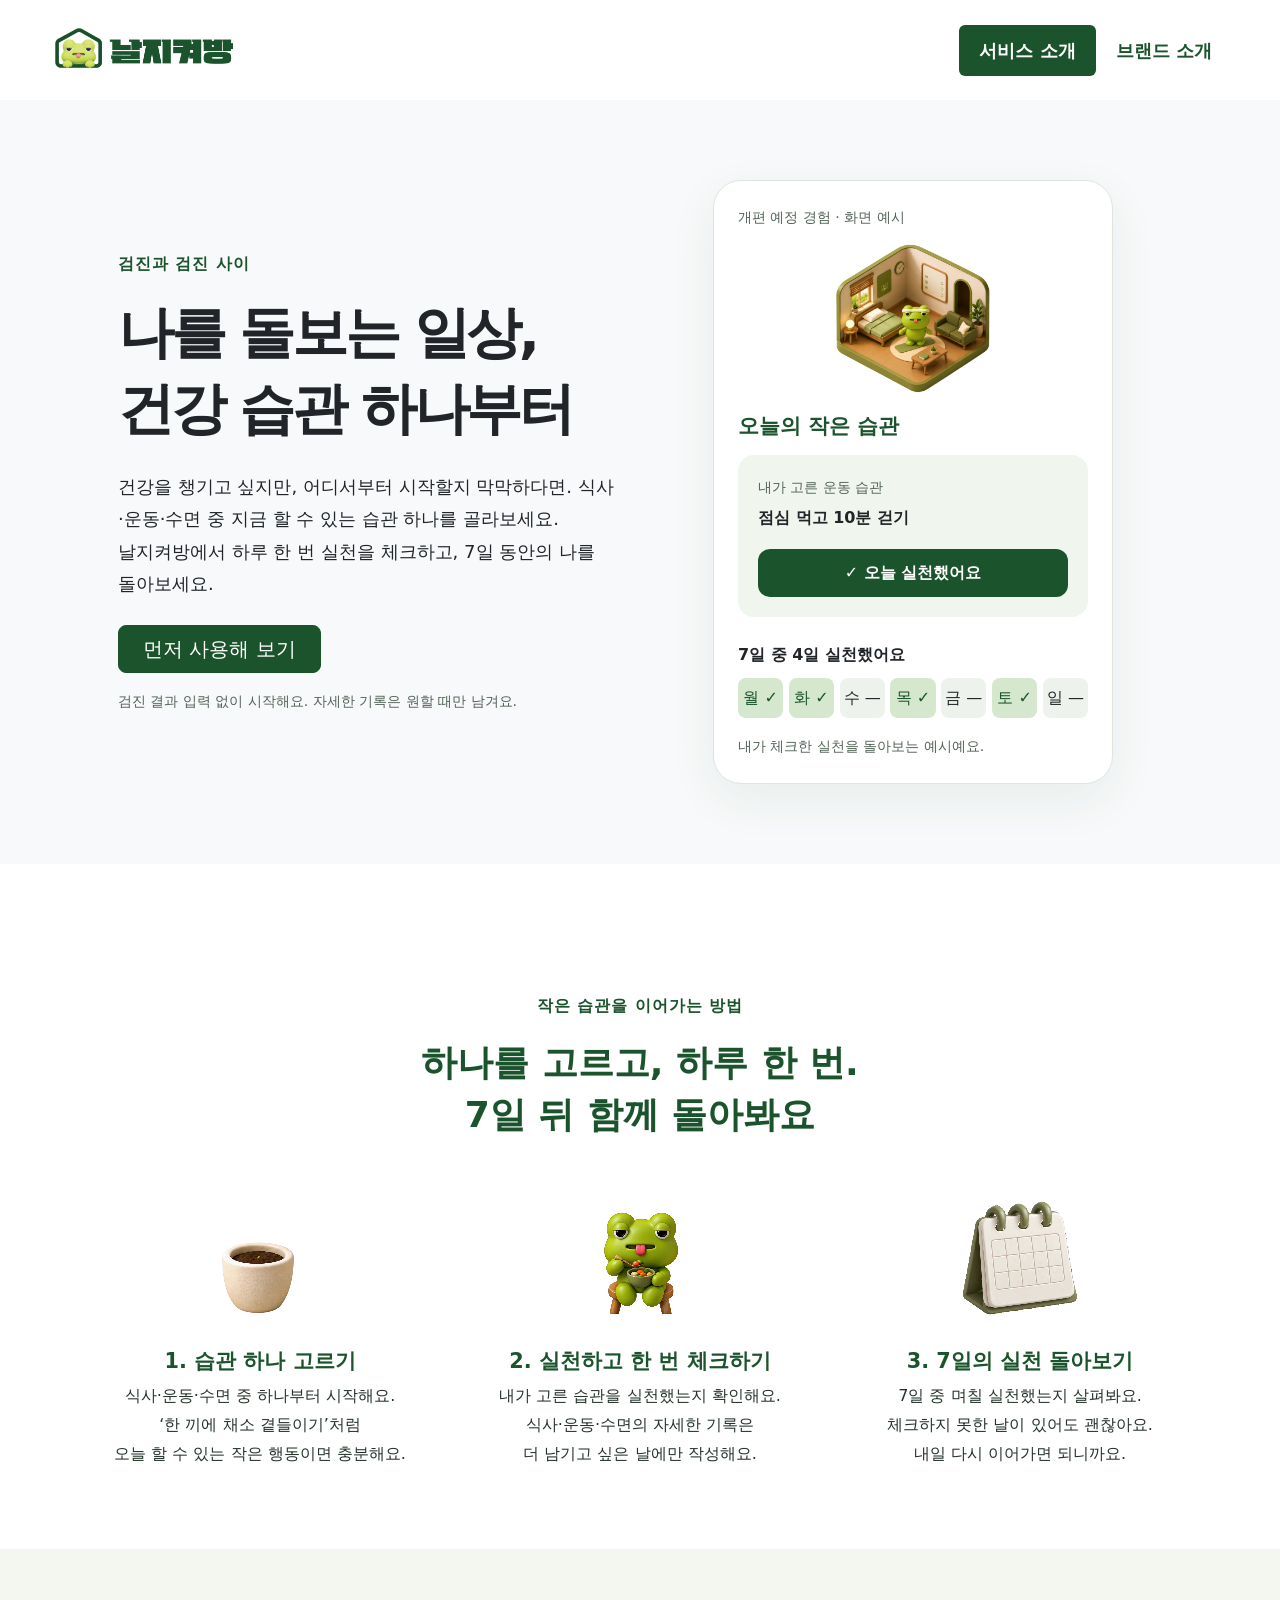
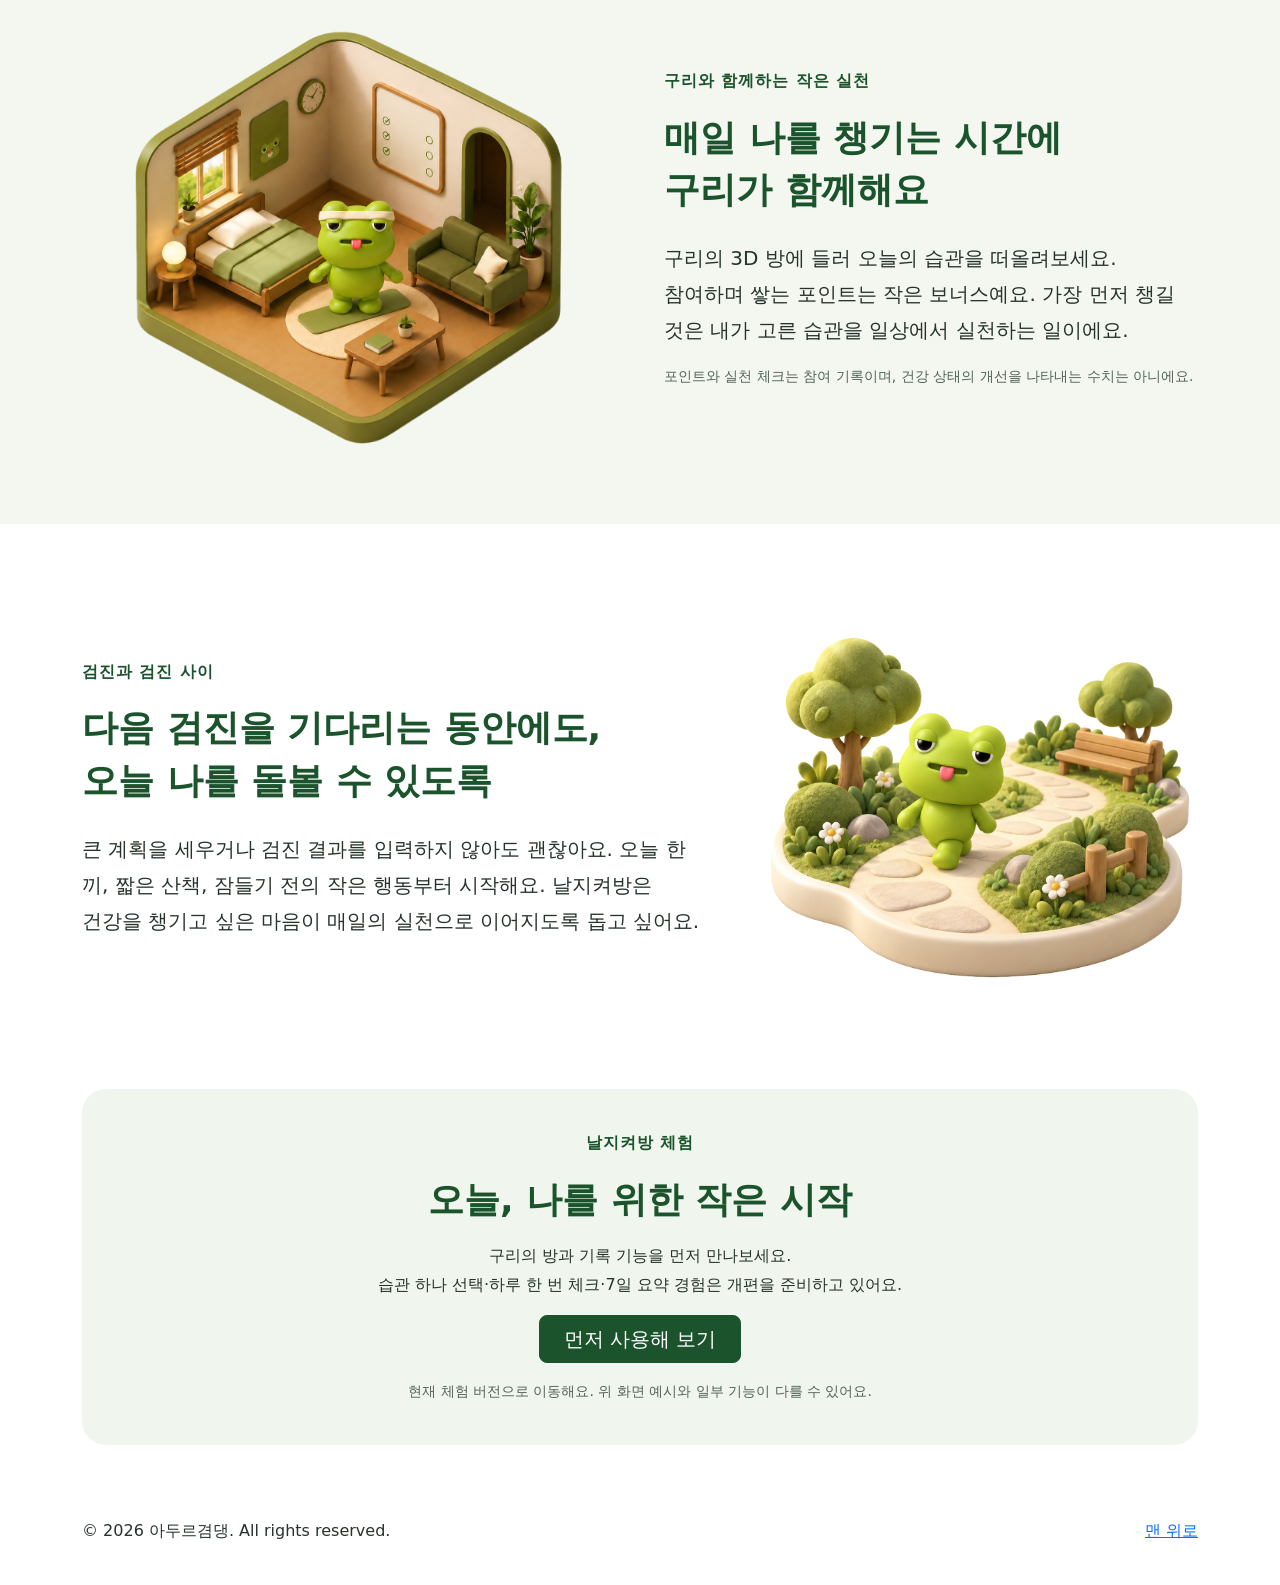
<file: index.html>
<!DOCTYPE html>
<html lang="ko" data-bs-theme="light">
  <head>
    <meta charset="utf-8">
    <meta name="viewport" content="width=device-width, initial-scale=1">
    <meta name="description" content="검진과 검진 사이, 건강 습관 하나부터. 식사·운동·수면 중 작은 습관을 고르고, 하루 한 번 체크하며 7일의 실천을 돌아보세요.">
    <meta name="author" content="아두르겸댕">
        <title>
      날지켜방 | 건강 습관 하나부터
    </title>
    <link rel="canonical" href="https://parkeunkyoung0408.github.io/landing/">
    <script src="./script.js"></script>
    <link href="./style.css" rel="stylesheet">
    <link rel="stylesheet" href="https://fonts.googleapis.com/css2?family=Nanum+Gothic:wght@400;700;800&display=swap">
    <meta name="theme-color" content="#712cf9">

    <style>
      .landing-copy { color: #25332a; word-break: keep-all; overflow-wrap: anywhere; }
      .landing-copy p { line-height: 1.8; }
      .landing-copy .eyebrow { color: #1b542c; font-weight: 700; letter-spacing: .06em; }
      .landing-copy .hero-title { font-size: clamp(2rem, 4.4vw, 3.8rem); }
      .landing-copy .hero-description { max-width: 34rem; font-size: 1.125rem; }
      .landing-copy .hero-description br { display: none; }
      .landing-copy .section-title { font-size: clamp(1.6rem, 3vw, 2.25rem); font-weight: 700; line-height: 1.45; color: #1b542c; }
      .landing-copy .copy-section { padding-top: 4rem; padding-bottom: 4rem; }
      .landing-copy .preview { max-width: 25rem; margin: auto; padding: 1.5rem; background: #fff; border: 1px solid #dce6dd; border-radius: 1.75rem; box-shadow: 0 1rem 3rem #1b542c12; }
      .landing-copy .preview-room { width: 100%; height: 160px; object-fit: contain; }
      .landing-copy .habit-card { padding: 1.25rem; border-radius: 1rem; background: #f0f6ed; }
      .landing-copy .sample-check { padding: .75rem; background: #1b542c; color: #fff; border-radius: .75rem; text-align: center; font-weight: 700; }
      .landing-copy .week { display: flex; gap: .35rem; list-style: none; padding: 0; justify-content: space-between; }
      .landing-copy .week li { flex: 1; text-align: center; padding: .5rem 0; border-radius: .5rem; background: #eef2ed; }
      .landing-copy .week .done { background: #d5e8ce; color: #1b542c; }
      .landing-copy .note { font-size: .875rem; color: #536357; }
      .landing-copy .soft-section { background: #f3f7f0; }
      .landing-copy .step-title { font-size: 1.3rem; font-weight: 700; color: #1b542c; }
      .landing-copy .cta-box { border-radius: 1.5rem; background: #f0f6ed; padding: 2.5rem 1.5rem; }
      .landing-copy a:focus-visible { outline: 3px solid #55814a; outline-offset: 4px; }
      @media(max-width: 991px) {
        .landing-copy .hero-description { margin-inline: auto; }
        .landing-copy .masthead { padding: 3rem 0; margin-bottom: 0; }
      }
      @media(prefers-reduced-motion: reduce) { .landing-copy .habit-video { display: none; } }
    </style>
  </head>
  <body id="top">
    <svg xmlns="http://www.w3.org/2000/svg" class="d-none">
      <symbol id="check2" viewBox="0 0 16 16">
        <path d="M13.854 3.646a.5.5 0 0 1 0 .708l-7 7a.5.5 0 0 1-.708 0l-3.5-3.5a.5.5 0 1 1 .708-.708L6.5 10.293l6.646-6.647a.5.5 0 0 1 .708 0z">
        </path>
      </symbol>
      <symbol id="circle-half" viewBox="0 0 16 16">
        <path d="M8 15A7 7 0 1 0 8 1v14zm0 1A8 8 0 1 1 8 0a8 8 0 0 1 0 16z">
        </path>
      </symbol>
      <symbol id="moon-stars-fill" viewBox="0 0 16 16">
        <path d="M6 .278a.768.768 0 0 1 .08.858 7.208 7.208 0 0 0-.878 3.46c0 4.021 3.278 7.277 7.318 7.277.527 0 1.04-.055 1.533-.16a.787.787 0 0 1 .81.316.733.733 0 0 1-.031.893A8.349 8.349 0 0 1 8.344 16C3.734 16 0 12.286 0 7.71 0 4.266 2.114 1.312 5.124.06A.752.752 0 0 1 6 .278z">
        </path>
        <path d="M10.794 3.148a.217.217 0 0 1 .412 0l.387 1.162c.173.518.579.924 1.097 1.097l1.162.387a.217.217 0 0 1 0 .412l-1.162.387a1.734 1.734 0 0 0-1.097 1.097l-.387 1.162a.217.217 0 0 1-.412 0l-.387-1.162A1.734 1.734 0 0 0 9.31 6.593l-1.162-.387a.217.217 0 0 1 0-.412l1.162-.387a1.734 1.734 0 0 0 1.097-1.097l.387-1.162zM13.863.099a.145.145 0 0 1 .274 0l.258.774c.115.346.386.617.732.732l.774.258a.145.145 0 0 1 0 .274l-.774.258a1.156 1.156 0 0 0-.732.732l-.258.774a.145.145 0 0 1-.274 0l-.258-.774a1.156 1.156 0 0 0-.732-.732l-.774-.258a.145.145 0 0 1 0-.274l.774-.258c.346-.115.617-.386.732-.732L13.863.1z">
        </path>
      </symbol>
      <symbol id="sun-fill" viewBox="0 0 16 16">
        <path d="M8 12a4 4 0 1 0 0-8 4 4 0 0 0 0 8zM8 0a.5.5 0 0 1 .5.5v2a.5.5 0 0 1-1 0v-2A.5.5 0 0 1 8 0zm0 13a.5.5 0 0 1 .5.5v2a.5.5 0 0 1-1 0v-2A.5.5 0 0 1 8 13zm8-5a.5.5 0 0 1-.5.5h-2a.5.5 0 0 1 0-1h2a.5.5 0 0 1 .5.5zM3 8a.5.5 0 0 1-.5.5h-2a.5.5 0 0 1 0-1h2A.5.5 0 0 1 3 8zm10.657-5.657a.5.5 0 0 1 0 .707l-1.414 1.415a.5.5 0 1 1-.707-.708l1.414-1.414a.5.5 0 0 1 .707 0zm-9.193 9.193a.5.5 0 0 1 0 .707L3.05 13.657a.5.5 0 0 1-.707-.707l1.414-1.414a.5.5 0 0 1 .707 0zm9.193 2.121a.5.5 0 0 1-.707 0l-1.414-1.414a.5.5 0 0 1 .707-.707l1.414 1.414a.5.5 0 0 1 0 .707zM4.464 4.465a.5.5 0 0 1-.707 0L2.343 3.05a.5.5 0 1 1 .707-.707l1.414 1.414a.5.5 0 0 1 0 .708z">
        </path>
      </symbol>
    </svg>
<!-- navigation -->
    <header class="site-header bg-white" data-bs-theme="light">
    <div class="container-fluid px-4 px-lg-5">
    <div class="header-inner d-flex flex-wrap justify-content-center align-items-center py-4">
      <a href="#"
         class="d-flex align-items-center mb-3 mb-md-0
                me-md-auto text-decoration-none">
        <img src="./images/logo.png"
             alt="날지켜방"
             height="52">
      </a>

      <ul class="nav nav-pills">
        <li class="nav-item">
          <a href="#service" class="nav-link active" aria-current="page">서비스 소개</a>
        </li>
        <li class="nav-item">
          <a href="./brand.html" class="nav-link">브랜드 소개</a>
        </li>
      </ul>
    </div>
  </div>

</header>

    <main class="landing-copy">
      <header class="masthead" id="service">
        <div class="container px-4 px-lg-5">
          <div class="row g-5 align-items-center">
            <div class="col-lg-6 text-center text-lg-start">
              <p class="eyebrow">검진과 검진 사이</p>
              <h1 class="hero-title mb-4">나를 돌보는 일상,<br>건강 습관 하나부터</h1>
              <p class="hero-description mb-4">건강을 챙기고 싶지만, 어디서부터 시작할지 막막하다면.<br>
                식사·운동·수면 중 지금 할 수 있는 습관 하나를 골라보세요.
                날지켜방에서 하루 한 번 실천을 체크하고, 7일 동안의 나를 돌아보세요.</p>
              <a class="btn btn-primary btn-lg px-4" href="#try">먼저 사용해 보기</a>
              <p class="note mt-3 mb-0">검진 결과 입력 없이 시작해요. 자세한 기록은 원할 때만 남겨요.</p>
            </div>
            <div class="col-lg-6">
              <div class="preview" aria-label="개편 예정인 오늘의 작은 습관 화면 예시">
                <p class="note mb-2">개편 예정 경험 · 화면 예시</p>
                <img class="preview-room" src="./images/room.png" alt="아늑한 방에서 함께하는 구리">
                <h2 class="step-title mt-3">오늘의 작은 습관</h2>
                <div class="habit-card mt-3">
                  <p class="note mb-1">내가 고른 운동 습관</p>
                  <p class="fw-bold mb-3">점심 먹고 10분 걷기</p>
                  <div class="sample-check">✓ 오늘 실천했어요</div>
                </div>
                <p class="fw-bold mt-4 mb-2">7일 중 4일 실천했어요</p>
                <ul class="week" aria-label="7일 실천 예시: 월, 화, 목, 토 실천">
                  <li class="done">월 ✓</li><li class="done">화 ✓</li><li>수 —</li>
                  <li class="done">목 ✓</li><li>금 —</li><li class="done">토 ✓</li><li>일 —</li>
                </ul>
                <p class="note mb-0">내가 체크한 실천을 돌아보는 예시예요.</p>
              </div>
            </div>
          </div>
        </div>
      </header>

      <section class="container copy-section text-center" aria-labelledby="how-title">
        <p class="eyebrow">작은 습관을 이어가는 방법</p>
        <h2 class="section-title mb-5" id="how-title">하나를 고르고, 하루 한 번.<br>7일 뒤 함께 돌아봐요</h2>
        <div class="row g-4">
          <div class="col-lg-4">
            <video class="habit-video" autoplay muted loop playsinline aria-hidden="true"><source src="./images/flower-transparent-v2.webm" type="video/webm"></video>
            <h3 class="step-title">1. 습관 하나 고르기</h3>
            <p>식사·운동·수면 중 하나부터 시작해요.<br>‘한 끼에 채소 곁들이기’처럼<br>오늘 할 수 있는 작은 행동이면 충분해요.</p>
          </div>
          <div class="col-lg-4">
            <video class="habit-video guri-video" autoplay muted loop playsinline aria-hidden="true"><source src="./images/guri-eating-web.webm" type="video/webm"></video>
            <h3 class="step-title">2. 실천하고 한 번 체크하기</h3>
            <p>내가 고른 습관을 실천했는지 확인해요.<br>식사·운동·수면의 자세한 기록은<br>더 남기고 싶은 날에만 작성해요.</p>
          </div>
          <div class="col-lg-4">
            <video class="habit-video" autoplay muted loop playsinline aria-hidden="true"><source src="./images/calendar-icon.webm" type="video/webm"></video>
            <h3 class="step-title">3. 7일의 실천 돌아보기</h3>
            <p>7일 중 며칠 실천했는지 살펴봐요.<br>체크하지 못한 날이 있어도 괜찮아요.<br>내일 다시 이어가면 되니까요.</p>
          </div>
        </div>
      </section>

      <section class="soft-section">
        <div class="container copy-section">
          <div class="row g-5 align-items-center">
            <div class="col-md-6">
              <img src="./images/room.png" width="1371" height="1148" alt="구리가 머무는 아늑한 3D 방" class="img-fluid" loading="lazy">
            </div>
            <div class="col-md-6">
              <p class="eyebrow">구리와 함께하는 작은 실천</p>
              <h2 class="section-title mb-4">매일 나를 챙기는 시간에<br>구리가 함께해요</h2>
              <p class="fs-5">구리의 3D 방에 들러 오늘의 습관을 떠올려보세요.
                참여하며 쌓는 포인트는 작은 보너스예요.
                가장 먼저 챙길 것은 내가 고른 습관을 일상에서 실천하는 일이에요.</p>
              <p class="note">포인트와 실천 체크는 참여 기록이며, 건강 상태의 개선을 나타내는 수치는 아니에요.</p>
            </div>
          </div>
        </div>
      </section>

      <section class="container copy-section">
        <div class="row g-5 align-items-center">
          <div class="col-md-7">
            <p class="eyebrow">검진과 검진 사이</p>
            <h2 class="section-title mb-4">다음 검진을 기다리는 동안에도,<br>오늘 나를 돌볼 수 있도록</h2>
            <p class="fs-5">큰 계획을 세우거나 검진 결과를 입력하지 않아도 괜찮아요.
              오늘 한 끼, 짧은 산책, 잠들기 전의 작은 행동부터 시작해요.
              날지켜방은 건강을 챙기고 싶은 마음이 매일의 실천으로 이어지도록 돕고 싶어요.</p>
          </div>
          <div class="col-md-5">
            <img src="./images/plan.png" width="1254" height="1254" alt="초록 산책길을 걷는 구리" class="img-fluid" loading="lazy">
          </div>
        </div>
      </section>

      <section class="container pb-5" id="try" aria-labelledby="try-title">
        <div class="cta-box text-center">
          <p class="eyebrow">날지켜방 체험</p>
          <h2 class="section-title mb-3" id="try-title">오늘, 나를 위한 작은 시작</h2>
          <p>구리의 방과 기록 기능을 먼저 만나보세요.<br>
            습관 하나 선택·하루 한 번 체크·7일 요약 경험은 개편을 준비하고 있어요.</p>
          <a class="btn btn-primary btn-lg px-4" href="https://healthme-nu.vercel.app/" target="_blank" rel="noopener noreferrer" aria-describedby="version-note">먼저 사용해 보기<span class="visually-hidden"> (새 탭)</span></a>
          <p class="note mt-3 mb-0" id="version-note">현재 체험 버전으로 이동해요. 위 화면 예시와 일부 기능이 다를 수 있어요.</p>
        </div>
      </section>
      <footer class="container py-4">
        <p class="float-end"><a href="#top">맨 위로</a></p>
        <p>&copy; 2026 아두르겸댕. All rights reserved.</p>
      </footer>
    </main>

  </body>
</html>
</file>
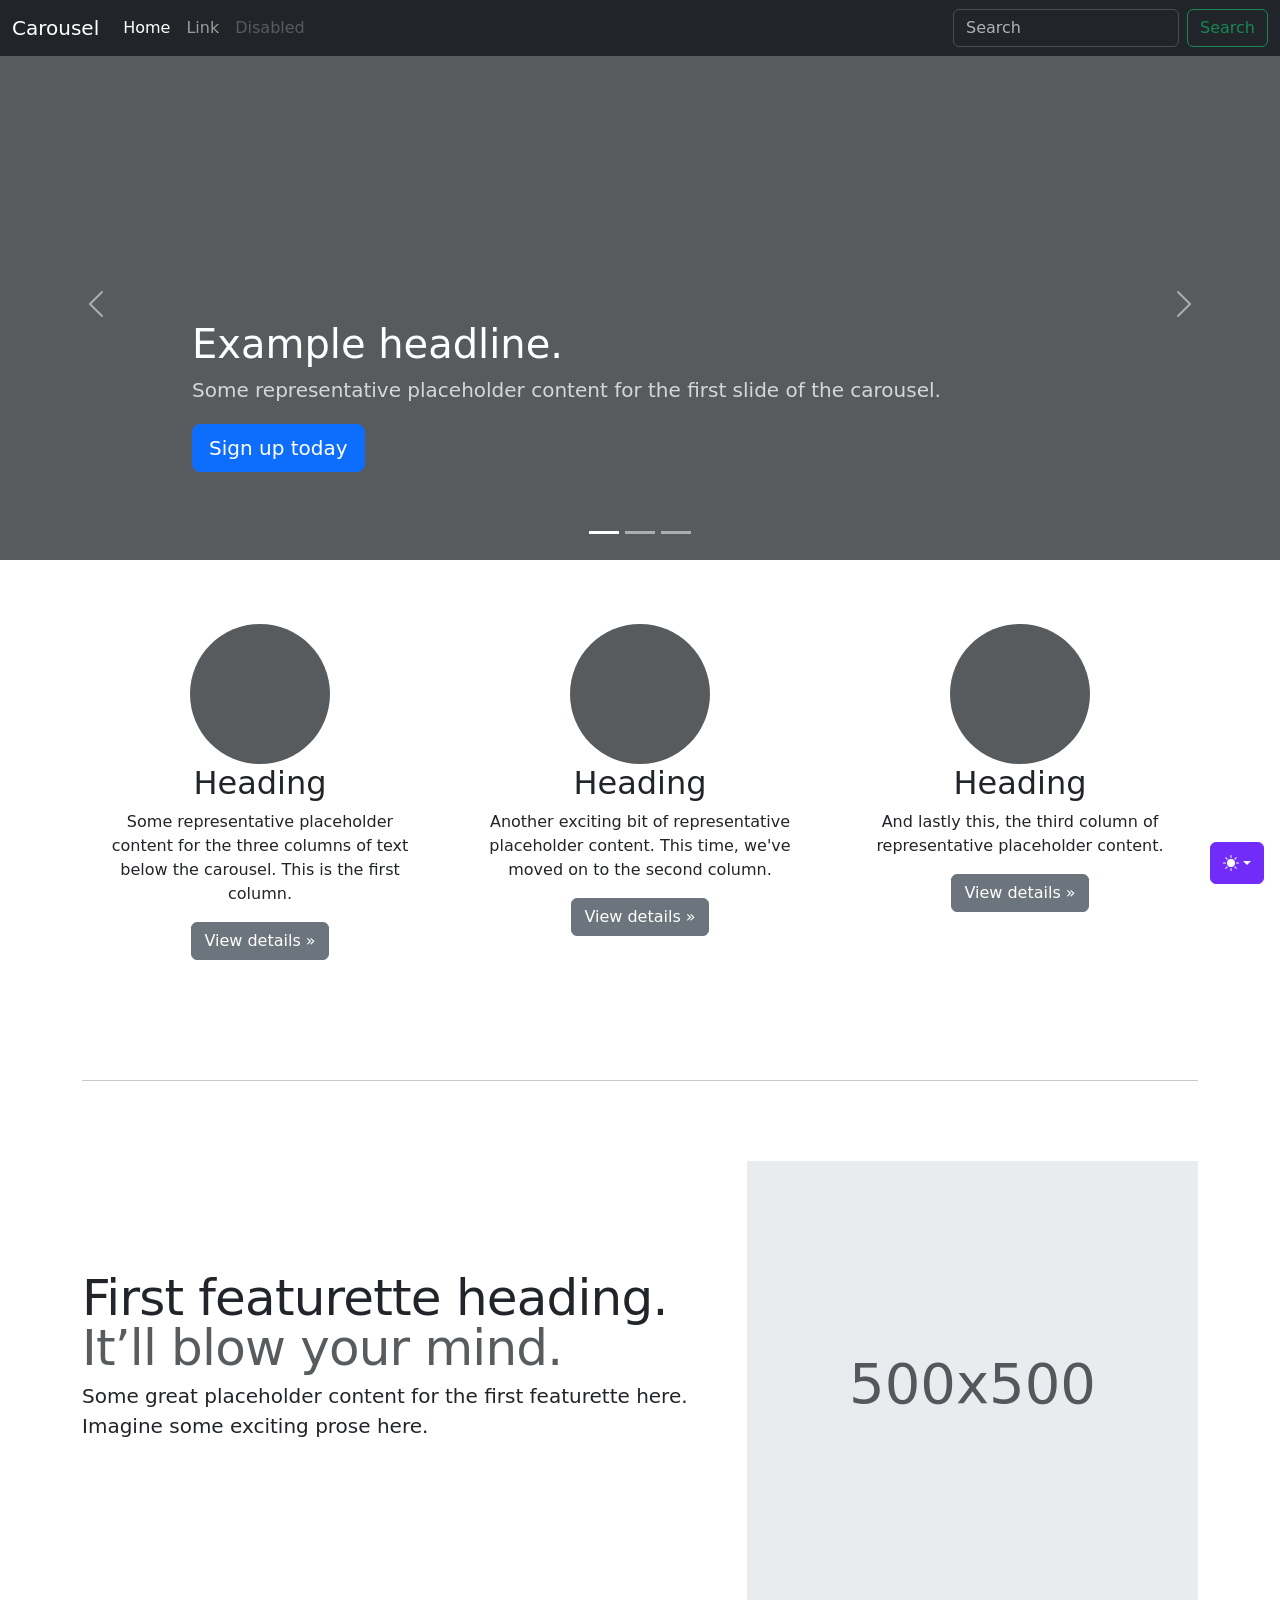
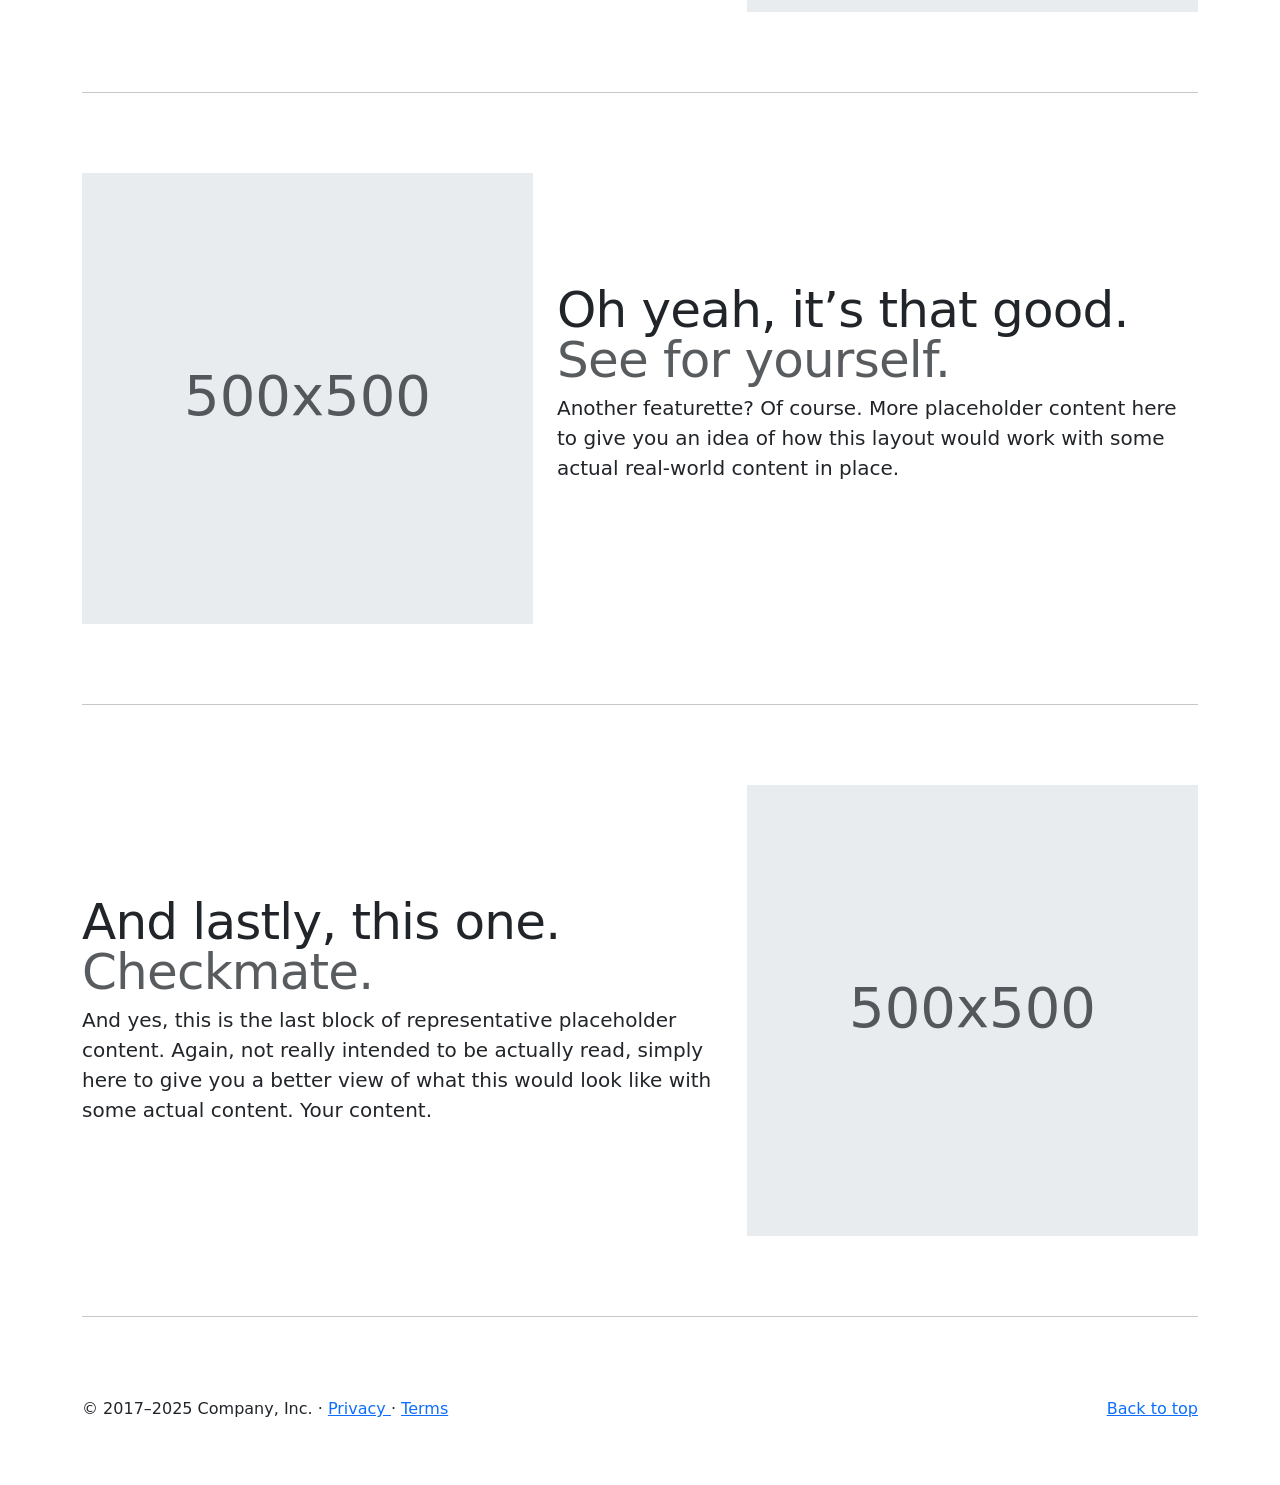
<file: backup-before-merge-20261014-160303/index.html>
<!DOCTYPE html>
<html lang="en" data-bs-theme="auto">
  <head>
    <meta charset="utf-8">
    <meta name="viewport" content="width=device-width, initial-scale=1">
    <meta name="description" content="">
    <meta name="author" content="Mark Otto, Jacob Thornton, 그리고 Bootstrap 기여자들">
    <meta name="generator" content="Astro v5.13.2">
    <title>
      Carousel Template · Bootstrap v5.3
    </title>
    <link rel="canonical" href="https://getbootstrap.kr/docs/5.3/examples/carousel/">
    <script src="./color-modes.js">
    </script>
    <link href="./bootstrap.min.css" rel="stylesheet">
    <meta name="theme-color" content="#712cf9">
    <link href="./carousel.css" rel="stylesheet">
  </head>
  <body>
    <svg xmlns="http://www.w3.org/2000/svg" class="d-none">
      <symbol id="check2" viewBox="0 0 16 16">
        <path d="M13.854 3.646a.5.5 0 0 1 0 .708l-7 7a.5.5 0 0 1-.708 0l-3.5-3.5a.5.5 0 1 1 .708-.708L6.5 10.293l6.646-6.647a.5.5 0 0 1 .708 0z">
        </path>
      </symbol>
      <symbol id="circle-half" viewBox="0 0 16 16">
        <path d="M8 15A7 7 0 1 0 8 1v14zm0 1A8 8 0 1 1 8 0a8 8 0 0 1 0 16z">
        </path>
      </symbol>
      <symbol id="moon-stars-fill" viewBox="0 0 16 16">
        <path d="M6 .278a.768.768 0 0 1 .08.858 7.208 7.208 0 0 0-.878 3.46c0 4.021 3.278 7.277 7.318 7.277.527 0 1.04-.055 1.533-.16a.787.787 0 0 1 .81.316.733.733 0 0 1-.031.893A8.349 8.349 0 0 1 8.344 16C3.734 16 0 12.286 0 7.71 0 4.266 2.114 1.312 5.124.06A.752.752 0 0 1 6 .278z">
        </path>
        <path d="M10.794 3.148a.217.217 0 0 1 .412 0l.387 1.162c.173.518.579.924 1.097 1.097l1.162.387a.217.217 0 0 1 0 .412l-1.162.387a1.734 1.734 0 0 0-1.097 1.097l-.387 1.162a.217.217 0 0 1-.412 0l-.387-1.162A1.734 1.734 0 0 0 9.31 6.593l-1.162-.387a.217.217 0 0 1 0-.412l1.162-.387a1.734 1.734 0 0 0 1.097-1.097l.387-1.162zM13.863.099a.145.145 0 0 1 .274 0l.258.774c.115.346.386.617.732.732l.774.258a.145.145 0 0 1 0 .274l-.774.258a1.156 1.156 0 0 0-.732.732l-.258.774a.145.145 0 0 1-.274 0l-.258-.774a1.156 1.156 0 0 0-.732-.732l-.774-.258a.145.145 0 0 1 0-.274l.774-.258c.346-.115.617-.386.732-.732L13.863.1z">
        </path>
      </symbol>
      <symbol id="sun-fill" viewBox="0 0 16 16">
        <path d="M8 12a4 4 0 1 0 0-8 4 4 0 0 0 0 8zM8 0a.5.5 0 0 1 .5.5v2a.5.5 0 0 1-1 0v-2A.5.5 0 0 1 8 0zm0 13a.5.5 0 0 1 .5.5v2a.5.5 0 0 1-1 0v-2A.5.5 0 0 1 8 13zm8-5a.5.5 0 0 1-.5.5h-2a.5.5 0 0 1 0-1h2a.5.5 0 0 1 .5.5zM3 8a.5.5 0 0 1-.5.5h-2a.5.5 0 0 1 0-1h2A.5.5 0 0 1 3 8zm10.657-5.657a.5.5 0 0 1 0 .707l-1.414 1.415a.5.5 0 1 1-.707-.708l1.414-1.414a.5.5 0 0 1 .707 0zm-9.193 9.193a.5.5 0 0 1 0 .707L3.05 13.657a.5.5 0 0 1-.707-.707l1.414-1.414a.5.5 0 0 1 .707 0zm9.193 2.121a.5.5 0 0 1-.707 0l-1.414-1.414a.5.5 0 0 1 .707-.707l1.414 1.414a.5.5 0 0 1 0 .707zM4.464 4.465a.5.5 0 0 1-.707 0L2.343 3.05a.5.5 0 1 1 .707-.707l1.414 1.414a.5.5 0 0 1 0 .708z">
        </path>
      </symbol>
    </svg>
    <div class="dropdown position-fixed bottom-0 end-0 mb-3 me-3 bd-mode-toggle">
      <button class="btn btn-bd-primary py-2 dropdown-toggle d-flex align-items-center" id="bd-theme" type="button" aria-expanded="false" data-bs-toggle="dropdown" aria-label="Toggle theme (auto)">
        <svg class="bi my-1 theme-icon-active" aria-hidden="true">
          <use href="#circle-half">
          </use>
        </svg>
        <span class="visually-hidden" id="bd-theme-text">
          Toggle theme
        </span>
      </button>
      <ul class="dropdown-menu dropdown-menu-end shadow" aria-labelledby="bd-theme-text">
        <li>
          <button type="button" class="dropdown-item d-flex align-items-center" data-bs-theme-value="light" aria-pressed="false">
            <svg class="bi me-2 opacity-50" aria-hidden="true">
              <use href="#sun-fill">
              </use>
            </svg>
            라이트
            <svg class="bi ms-auto d-none" aria-hidden="true">
              <use href="#check2">
              </use>
            </svg>
          </button>
        </li>
        <li>
          <button type="button" class="dropdown-item d-flex align-items-center" data-bs-theme-value="dark" aria-pressed="false">
            <svg class="bi me-2 opacity-50" aria-hidden="true">
              <use href="#moon-stars-fill">
              </use>
            </svg>
            다크
            <svg class="bi ms-auto d-none" aria-hidden="true">
              <use href="#check2">
              </use>
            </svg>
          </button>
        </li>
        <li>
          <button type="button" class="dropdown-item d-flex align-items-center active" data-bs-theme-value="auto" aria-pressed="true">
            <svg class="bi me-2 opacity-50" aria-hidden="true">
              <use href="#circle-half">
              </use>
            </svg>
            시스템
            <svg class="bi ms-auto d-none" aria-hidden="true">
              <use href="#check2">
              </use>
            </svg>
          </button>
        </li>
      </ul>
    </div>
    <header data-bs-theme="dark">
      <nav class="navbar navbar-expand-md navbar-dark fixed-top bg-dark">
        <div class="container-fluid">
          <a class="navbar-brand" href="#">
            Carousel
          </a>
          <button class="navbar-toggler" type="button" data-bs-toggle="collapse" data-bs-target="#navbarCollapse" aria-controls="navbarCollapse" aria-expanded="false" aria-label="Toggle navigation">
            <span class="navbar-toggler-icon">
            </span>
          </button>
          <div class="collapse navbar-collapse" id="navbarCollapse">
            <ul class="navbar-nav me-auto mb-2 mb-md-0">
              <li class="nav-item">
                <a class="nav-link active" aria-current="page" href="#">
                  Home
                </a>
              </li>
              <li class="nav-item">
                <a class="nav-link" href="#">
                  Link
                </a>
              </li>
              <li class="nav-item">
                <a class="nav-link disabled" aria-disabled="true">
                  Disabled
                </a>
              </li>
            </ul>
            <form class="d-flex" role="search">
              <input class="form-control me-2" type="search" placeholder="Search" aria-label="Search">
              <button class="btn btn-outline-success" type="submit">
                Search
              </button>
            </form>
          </div>
        </div>
      </nav>
    </header>
    <main>
      <div id="myCarousel" class="carousel slide mb-6" data-bs-ride="carousel">
        <div class="carousel-indicators">
          <button type="button" data-bs-target="#myCarousel" data-bs-slide-to="0" class="active" aria-current="true" aria-label="Slide 1">
          </button>
          <button type="button" data-bs-target="#myCarousel" data-bs-slide-to="1" aria-label="Slide 2">
          </button>
          <button type="button" data-bs-target="#myCarousel" data-bs-slide-to="2" aria-label="Slide 3">
          </button>
        </div>
        <div class="carousel-inner">
          <div class="carousel-item active">
            <svg aria-hidden="true" class="bd-placeholder-img " height="100%" preserveAspectRatio="xMidYMid slice" width="100%" xmlns="http://www.w3.org/2000/svg">
              <rect width="100%" height="100%" fill="var(--bs-secondary-color)">
              </rect>
            </svg>
            <div class="container">
              <div class="carousel-caption text-start">
                <h1>
                  Example headline.
                </h1>
                <p class="opacity-75">
                  Some representative placeholder content for the first slide of the carousel.
                </p>
                <p>
                  <a class="btn btn-lg btn-primary" href="#">
                    Sign up today
                  </a>
                </p>
              </div>
            </div>
          </div>
          <div class="carousel-item">
            <svg aria-hidden="true" class="bd-placeholder-img " height="100%" preserveAspectRatio="xMidYMid slice" width="100%" xmlns="http://www.w3.org/2000/svg">
              <rect width="100%" height="100%" fill="var(--bs-secondary-color)">
              </rect>
            </svg>
            <div class="container">
              <div class="carousel-caption">
                <h1>
                  Another example headline.
                </h1>
                <p>
                  Some representative placeholder content for the second slide of the carousel.
                </p>
                <p>
                  <a class="btn btn-lg btn-primary" href="#">
                    Learn more
                  </a>
                </p>
              </div>
            </div>
          </div>
          <div class="carousel-item">
            <svg aria-hidden="true" class="bd-placeholder-img " height="100%" preserveAspectRatio="xMidYMid slice" width="100%" xmlns="http://www.w3.org/2000/svg">
              <rect width="100%" height="100%" fill="var(--bs-secondary-color)">
              </rect>
            </svg>
            <div class="container">
              <div class="carousel-caption text-end">
                <h1>
                  One more for good measure.
                </h1>
                <p>
                  Some representative placeholder content for the third slide of this carousel.
                </p>
                <p>
                  <a class="btn btn-lg btn-primary" href="#">
                    Browse gallery
                  </a>
                </p>
              </div>
            </div>
          </div>
        </div>
        <button class="carousel-control-prev" type="button" data-bs-target="#myCarousel" data-bs-slide="prev">
          <span class="carousel-control-prev-icon" aria-hidden="true">
          </span>
          <span class="visually-hidden">
            Previous
          </span>
        </button>
        <button class="carousel-control-next" type="button" data-bs-target="#myCarousel" data-bs-slide="next">
          <span class="carousel-control-next-icon" aria-hidden="true">
          </span>
          <span class="visually-hidden">
            Next
          </span>
        </button>
      </div>
      <!-- Marketing messaging and featurettes
  ================================================== -->
      <!-- Wrap the rest of the page in another container to center all the content. -->
      <div class="container marketing">
        <!-- Three columns of text below the carousel -->
        <div class="row">
          <div class="col-lg-4">
            <svg aria-label="Placeholder" class="bd-placeholder-img rounded-circle" height="140" preserveAspectRatio="xMidYMid slice" role="img" width="140" xmlns="http://www.w3.org/2000/svg">
              <title>
                Placeholder
              </title>
              <rect width="100%" height="100%" fill="var(--bs-secondary-color)">
              </rect>
            </svg>
            <h2 class="fw-normal">
              Heading
            </h2>
            <p>
              Some representative placeholder content for the three columns of text below the carousel. This is the first column.
            </p>
            <p>
              <a class="btn btn-secondary" href="#">
                View details &raquo;
              </a>
            </p>
          </div>
          <!-- /.col-lg-4 -->
          <div class="col-lg-4">
            <svg aria-label="Placeholder" class="bd-placeholder-img rounded-circle" height="140" preserveAspectRatio="xMidYMid slice" role="img" width="140" xmlns="http://www.w3.org/2000/svg">
              <title>
                Placeholder
              </title>
              <rect width="100%" height="100%" fill="var(--bs-secondary-color)">
              </rect>
            </svg>
            <h2 class="fw-normal">
              Heading
            </h2>
            <p>
              Another exciting bit of representative placeholder content. This time, we've moved on to the second column.
            </p>
            <p>
              <a class="btn btn-secondary" href="#">
                View details &raquo;
              </a>
            </p>
          </div>
          <!-- /.col-lg-4 -->
          <div class="col-lg-4">
            <svg aria-label="Placeholder" class="bd-placeholder-img rounded-circle" height="140" preserveAspectRatio="xMidYMid slice" role="img" width="140" xmlns="http://www.w3.org/2000/svg">
              <title>
                Placeholder
              </title>
              <rect width="100%" height="100%" fill="var(--bs-secondary-color)">
              </rect>
            </svg>
            <h2 class="fw-normal">
              Heading
            </h2>
            <p>
              And lastly this, the third column of representative placeholder content.
            </p>
            <p>
              <a class="btn btn-secondary" href="#">
                View details &raquo;
              </a>
            </p>
          </div>
          <!-- /.col-lg-4 -->
        </div>
        <!-- /.row -->
        <!-- START THE FEATURETTES -->
        <hr class="featurette-divider">
        <div class="row featurette">
          <div class="col-md-7">
            <h2 class="featurette-heading fw-normal lh-1">
              First featurette heading.
              <span class="text-body-secondary">
                It’ll blow your mind.
              </span>
            </h2>
            <p class="lead">
              Some great placeholder content for the first featurette here. Imagine some exciting prose here.
            </p>
          </div>
          <div class="col-md-5">
            <svg aria-label="Placeholder: 500x500" class="bd-placeholder-img bd-placeholder-img-lg featurette-image img-fluid mx-auto" height="500" preserveAspectRatio="xMidYMid slice" role="img" width="500" xmlns="http://www.w3.org/2000/svg">
              <title>
                Placeholder
              </title>
              <rect width="100%" height="100%" fill="var(--bs-secondary-bg)">
              </rect>
              <text x="50%" y="50%" fill="var(--bs-secondary-color)" dy=".3em">
                500x500
              </text>
            </svg>
          </div>
        </div>
        <hr class="featurette-divider">
        <div class="row featurette">
          <div class="col-md-7 order-md-2">
            <h2 class="featurette-heading fw-normal lh-1">
              Oh yeah, it’s that good.
              <span class="text-body-secondary">
                See for yourself.
              </span>
            </h2>
            <p class="lead">
              Another featurette? Of course. More placeholder content here to give you an idea of how this layout would work with some actual real-world content in place.
            </p>
          </div>
          <div class="col-md-5 order-md-1">
            <svg aria-label="Placeholder: 500x500" class="bd-placeholder-img bd-placeholder-img-lg featurette-image img-fluid mx-auto" height="500" preserveAspectRatio="xMidYMid slice" role="img" width="500" xmlns="http://www.w3.org/2000/svg">
              <title>
                Placeholder
              </title>
              <rect width="100%" height="100%" fill="var(--bs-secondary-bg)">
              </rect>
              <text x="50%" y="50%" fill="var(--bs-secondary-color)" dy=".3em">
                500x500
              </text>
            </svg>
          </div>
        </div>
        <hr class="featurette-divider">
        <div class="row featurette">
          <div class="col-md-7">
            <h2 class="featurette-heading fw-normal lh-1">
              And lastly, this one.
              <span class="text-body-secondary">
                Checkmate.
              </span>
            </h2>
            <p class="lead">
              And yes, this is the last block of representative placeholder content. Again, not really intended to be actually read, simply here to give you a better view of what this would look like with some actual content. Your content.
            </p>
          </div>
          <div class="col-md-5">
            <svg aria-label="Placeholder: 500x500" class="bd-placeholder-img bd-placeholder-img-lg featurette-image img-fluid mx-auto" height="500" preserveAspectRatio="xMidYMid slice" role="img" width="500" xmlns="http://www.w3.org/2000/svg">
              <title>
                Placeholder
              </title>
              <rect width="100%" height="100%" fill="var(--bs-secondary-bg)">
              </rect>
              <text x="50%" y="50%" fill="var(--bs-secondary-color)" dy=".3em">
                500x500
              </text>
            </svg>
          </div>
        </div>
        <hr class="featurette-divider">
        <!-- /END THE FEATURETTES -->
      </div>
      <!-- /.container -->
      <!-- FOOTER -->
      <footer class="container">
        <p class="float-end">
          <a href="#">
            Back to top
          </a>
        </p>
        <p>
          &copy; 2017–2025 Company, Inc. &middot;
          <a href="#">
            Privacy
          </a>
          &middot;
          <a href="#">
            Terms
          </a>
        </p>
      </footer>
    </main>
    <script src="./bootstrap.bundle.min.js">
    </script>
  </body>
</html>
</file>
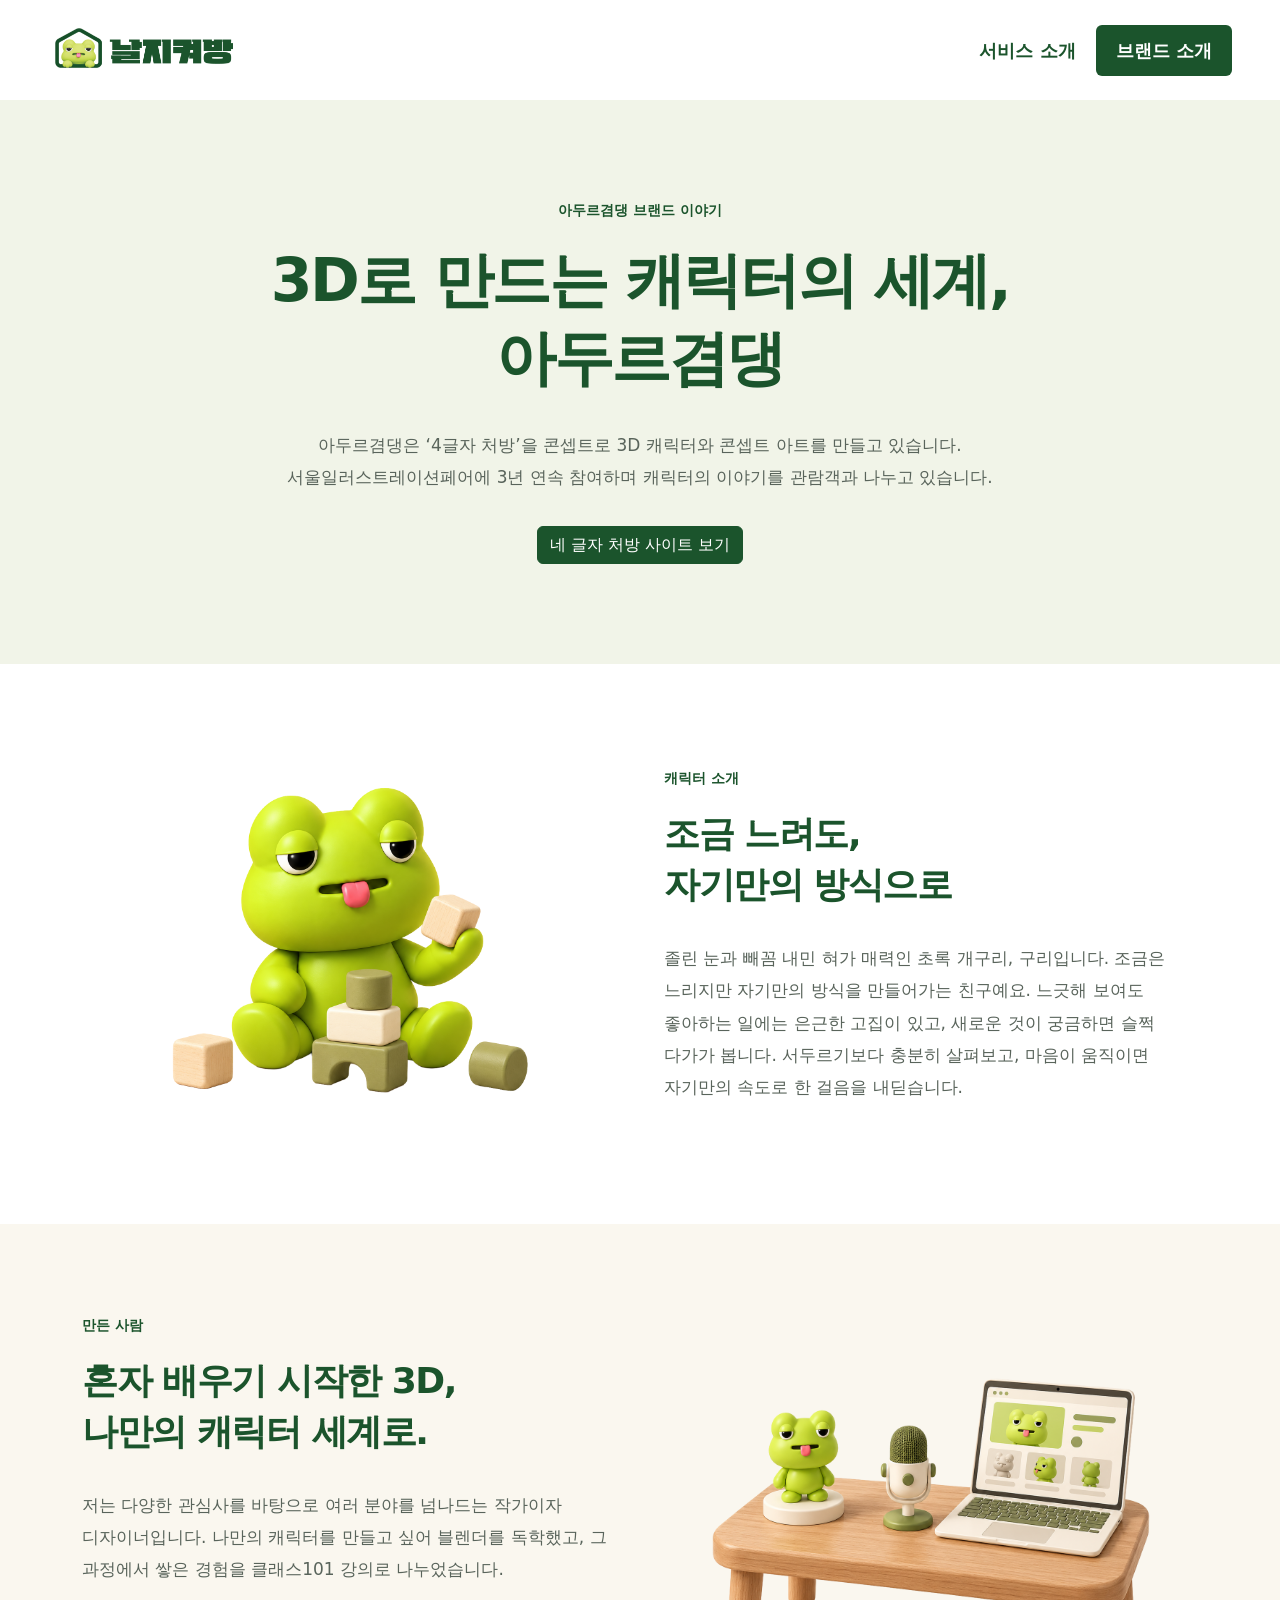
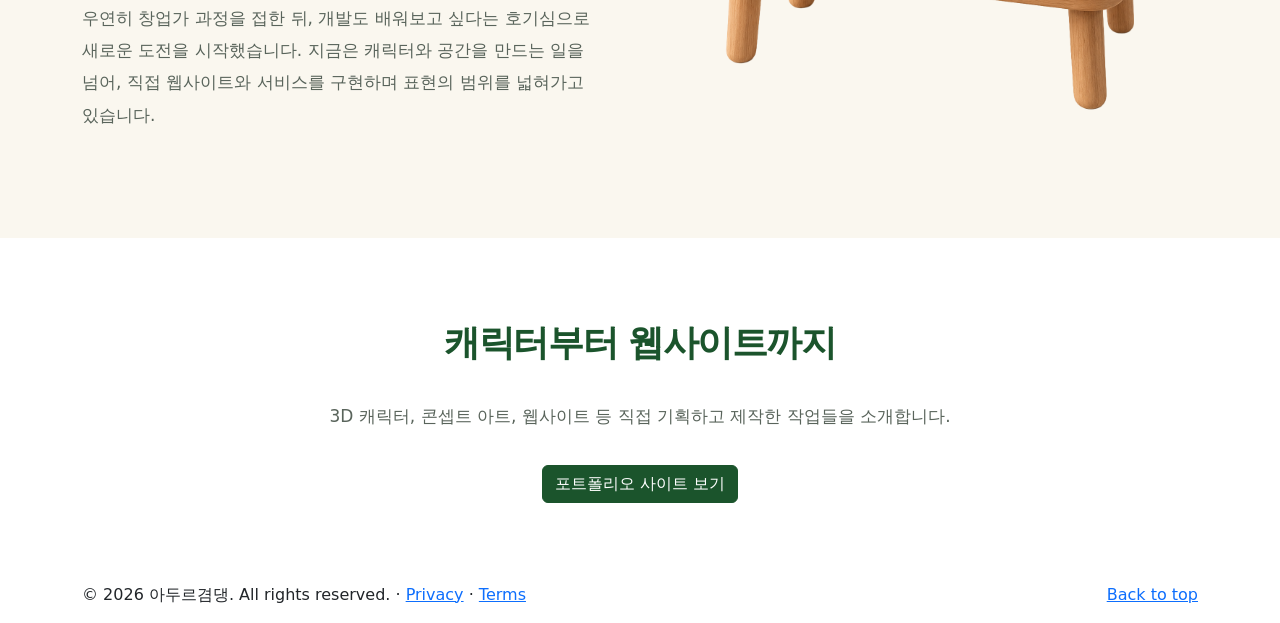
<file: brand.html>
<!DOCTYPE html>
<html lang="ko" data-bs-theme="light">
<head>
  <meta charset="utf-8">
  <meta name="viewport" content="width=device-width, initial-scale=1">

  <title>브랜드 소개 | 날지켜방</title>

  <link rel="stylesheet"
        href="https://fonts.googleapis.com/css2?family=Nanum+Gothic:wght@400;700;800&display=swap">

  <link rel="stylesheet" href="./style.css">
  <link rel="stylesheet" href="./brand.css">

  <script src="./script.js" defer></script>
</head>

<body>
  <!-- 공통 네비 -->
  <header class="site-header bg-white" data-bs-theme="light">
    <div class="container-fluid px-4 px-lg-5">
      <div class="header-inner d-flex flex-wrap
                  justify-content-center align-items-center py-4">

        <a href="./index.html"
           class="d-flex align-items-center mb-3 mb-md-0
                  me-md-auto text-decoration-none">
          <img src="./images/logo.png"
               alt="날지켜방"
               height="52">
        </a>

        <ul class="nav nav-pills">
          <li class="nav-item">
            <a href="./index.html" class="nav-link">
              서비스 소개
            </a>
          </li>
          <li class="nav-item">
            <a href="./brand.html"
               class="nav-link active"
               aria-current="page">
              브랜드 소개
            </a>
          </li>
        </ul>

      </div>
    </div>
  </header>

  <!-- 이 부분만 페이지별로 변경 -->
 <main class="brand-page">

  <!-- 브랜드 메인 -->
  <section class="brand-hero">
    <div class="container text-center">
      <p class="brand-label">아두르겸댕 브랜드 이야기</p>

      <h1 class="brand-title">
       3D로 만드는 캐릭터의 세계,<br> 아두르겸댕
      </h1>

      <p class="brand-description">
       아두르겸댕은 ‘4글자 처방’을 콘셉트로 3D 캐릭터와 콘셉트 아트를 만들고 있습니다.<br> 서울일러스트레이션페어에 3년 연속 참여하며 캐릭터의 이야기를 관람객과 나누고 있습니다.
      </p>

      <a href="https://adoordiary.vercel.app/flip?utm_source=ig&utm_medium=social&utm_content=link_in_bio&fbclid=PAdGRleAUoBKJleHRuA2FlbQIxMQBwZG9mAmZkaWQWUPVwqCqnrEUhLr4OtAilSSAI2kfYbHNydGMGYXBwX2lkDzEyNDAyNDU3NDI4NzQxNAABpyEtvi-5FJDTI7UuZNEWa4oNs47ulkF5LtXsfiTfsps0P3QrQ0Krslsp0Hzv_aem_6xo3Vub-cqBRu111btYG-Q" class="btn btn-primary mt-3" target="_blank">
        네 글자 처방 사이트 보기
      </a>
    </div>
  </section>

  <!-- 브랜드의 시작 -->
  <section id="brand-story" class="brand-section">
    <div class="container">
      <div class="row align-items-center g-5">

        <div class="col-md-6">
          <img src="./images/block.png"
     alt="자기만의 방식으로 블록을 쌓는 구리"
     class="img-fluid d-block mx-auto"
     style="width: 75%;"
     loading="lazy">
        </div>

        <div class="col-md-6">
          <p class="brand-label">캐릭터 소개</p>

          <h2 class="brand-heading">
           조금 느려도,<br>
            자기만의 방식으로
          </h2>

          <p class="brand-description">
            졸린 눈과 빼꼼 내민 혀가 매력인 초록 개구리, 구리입니다. 조금은 느리지만 자기만의 방식을 만들어가는 친구예요.
느긋해 보여도 좋아하는 일에는 은근한 고집이 있고, 새로운 것이 궁금하면 슬쩍 다가가 봅니다. 서두르기보다 충분히 살펴보고, 마음이 움직이면 자기만의 속도로 한 걸음을 내딛습니다.

        </div>

      </div>
    </div>
  </section>

  <!-- 브랜드의 의미 -->
  <section class="brand-section brand-soft">
    <div class="container">
      <div class="row align-items-center g-5">

        <div class="col-md-6">
          <p class="brand-label">만든 사람</p>

          <h2 class="brand-heading">
            혼자 배우기 시작한 3D,<br>
            나만의 캐릭터 세계로.
          </h2>

          <p class="brand-description">
           저는 다양한 관심사를 바탕으로 여러 분야를 넘나드는 작가이자 디자이너입니다. 나만의 캐릭터를 만들고 싶어 블렌더를 독학했고, 그 과정에서 쌓은 경험을 클래스101 강의로 나누었습니다.
          </p>

          <p class="brand-description">
           우연히 창업가 과정을 접한 뒤, 개발도 배워보고 싶다는 호기심으로 새로운 도전을 시작했습니다. 지금은 캐릭터와 공간을 만드는 일을 넘어, 직접 웹사이트와 서비스를 구현하며 표현의 범위를 넓혀가고 있습니다.

          </p>
        </div>

        <div class="col-md-6">
          <img src="./images/creator-workbench.png"
     alt="구리 피규어와 마이크, 웹사이트가 열린 노트북이 놓인 작업대"
     class="img-fluid d-block mx-auto"
     style="width: 85%;"
     loading="lazy">
        </div>

      </div>
    </div>
  </section>

  <!-- 마무리 -->
  <section class="brand-section text-center">
    <div class="container">
      <h2 class="brand-heading">
        캐릭터부터 웹사이트까지
      </h2>

      <p class="brand-description">
       3D 캐릭터, 콘셉트 아트, 웹사이트 등 직접 기획하고 제작한 작업들을 소개합니다.
      </p>

      <a href="https://eunkyoung.framer.website/" class="btn btn-primary mt-3" target="_blank">
        포트폴리오 사이트 보기
      </a>
    </div>
  </section>

</main>

  <!-- 공통 푸터 -->
  <footer class="container">
  <p class="float-end">
    <a href="#">Back to top</a>
  </p>

  <p>
    &copy; 2026 아두르겸댕. All rights reserved. &middot;
    <a href="#">Privacy</a>
    &middot;
    <a href="#">Terms</a>
  </p>
</footer>
</body>
</html>
</file>
<file: backup-before-merge-20261014-160303/carousel.css>
/* GLOBAL STYLES
-------------------------------------------------- */
/* Padding below the footer and lighter body text */

body {
  padding-top: 3rem;
  padding-bottom: 3rem;
  color: rgb(var(--bs-tertiary-color-rgb));
}


/* CUSTOMIZE THE CAROUSEL
-------------------------------------------------- */

/* Carousel base class */
.carousel {
  margin-bottom: 4rem;
}
/* Since positioning the image, we need to help out the caption */
.carousel-caption {
  bottom: 3rem;
  z-index: 10;
}

/* Declare heights because of positioning of img element */
.carousel-item {
  height: 32rem;
}


/* MARKETING CONTENT
-------------------------------------------------- */

/* Center align the text within the three columns below the carousel */
.marketing .col-lg-4 {
  margin-bottom: 1.5rem;
  text-align: center;
}
/* rtl:begin:ignore */
.marketing .col-lg-4 p {
  margin-right: .75rem;
  margin-left: .75rem;
}
/* rtl:end:ignore */


/* Featurettes
------------------------- */

.featurette-divider {
  margin: 5rem 0; /* Space out the Bootstrap <hr> more */
}

/* Thin out the marketing headings */
/* rtl:begin:remove */
.featurette-heading {
  letter-spacing: -.05rem;
}

/* rtl:end:remove */

/* RESPONSIVE CSS
-------------------------------------------------- */

@media (min-width: 40em) {
  /* Bump up size of carousel content */
  .carousel-caption p {
    margin-bottom: 1.25rem;
    font-size: 1.25rem;
    line-height: 1.4;
  }

  .featurette-heading {
    font-size: 50px;
  }
}

@media (min-width: 62em) {
  .featurette-heading {
    margin-top: 7rem;
  }
}

/* 예제의 테마 버튼과 SVG 스타일 */
.bd-placeholder-img {
  font-size:1.125rem;
  text-anchor:middle;
  -webkit-user-select:none;
  -moz-user-select:none;
  user-select:none
}

@media (min-width: 768px) {
  .bd-placeholder-img-lg {
  font-size:3.5rem
}


}

.b-example-divider {
  width:100%;
  height:3rem;
  background-color:#0000001a;
  border:solid rgba(0,0,0,.15);
  border-width:1px 0;
  box-shadow:inset 0 .5em 1.5em #0000001a,inset 0 .125em .5em #00000026
}

.b-example-vr {
  flex-shrink:0;
  width:1.5rem;
  height:100vh
}

.bi {
  vertical-align:-.125em;
  fill:currentColor
}

.nav-scroller {
  position:relative;
  z-index:2;
  height:2.75rem;
  overflow-y:hidden
}

.nav-scroller .nav {
  display:flex;
  flex-wrap:nowrap;
  padding-bottom:1rem;
  margin-top:-1px;
  overflow-x:auto;
  text-align:center;
  white-space:nowrap;
  -webkit-overflow-scrolling:touch
}

.btn-bd-primary {
  --bd-violet-bg: #712cf9;
  --bd-violet-rgb: 112.520718, 44.062154, 249.437846;
  --bs-btn-font-weight: 600;
  --bs-btn-color: var(--bs-white);
  --bs-btn-bg: var(--bd-violet-bg);
  --bs-btn-border-color: var(--bd-violet-bg);
  --bs-btn-hover-color: var(--bs-white);
  --bs-btn-hover-bg: #6528e0;
  --bs-btn-hover-border-color: #6528e0;
  --bs-btn-focus-shadow-rgb: var(--bd-violet-rgb);
  --bs-btn-active-color: var(--bs-btn-hover-color);
  --bs-btn-active-bg: #5a23c8;
  --bs-btn-active-border-color: #5a23c8
}

.bd-mode-toggle {
  z-index:1500
}

.bd-mode-toggle .bi {
  width:1em;
  height:1em
}

.bd-mode-toggle .dropdown-menu .active .bi {
  display:block!important
}
</file>
<file: brand.css>
.brand-page {
  color: #26372b;
}

.brand-page .brand-hero {
  padding: 100px 0;
  background: #f1f4e8;
}

.brand-page .brand-section {
  padding: 80px 0;
  scroll-margin-top: 100px;
}

.brand-page .brand-soft {
  background: #faf7ef;
}

.brand-page .brand-label {
  color: #1b542c;
  font-size: 14px;
  font-weight: 700;
  margin-bottom: 20px;
}

.brand-page .brand-title {
  color: #1b542c;
  font-size: clamp(34px, 5vw, 60px);
  font-weight: 800;
  line-height: 1.3;
  letter-spacing: -0.04em;
  margin-bottom: 32px;
}

.brand-page .brand-heading {
  color: #1b542c;
  font-size: clamp(26px, 3vw, 36px);
  font-weight: 700;
  line-height: 1.4;
  letter-spacing: -0.04em;
  margin-bottom: 32px;
}

.brand-page .brand-description {
  color: #59645b;
  font-size: 17px;
  line-height: 1.9;
  word-break: keep-all;
}

@media (max-width: 767.98px) {
  .brand-page .brand-hero {
    padding: 64px 0;
  }

  .brand-page .brand-section {
    padding: 48px 0;
  }
}
</file>
<file: style.css>
@charset "UTF-8";/*!
 * Bootstrap  v5.3.8 (https://getbootstrap.com/)
 * Copyright 2011-2025 The Bootstrap Authors
 * Licensed under MIT (https://github.com/twbs/bootstrap/blob/main/LICENSE)
 */:root,[data-bs-theme=light]{--bs-blue:#0d6efd;--bs-indigo:#6610f2;--bs-purple:#6f42c1;--bs-pink:#d63384;--bs-red:#dc3545;--bs-orange:#fd7e14;--bs-yellow:#ffc107;--bs-green:#198754;--bs-teal:#20c997;--bs-cyan:#0dcaf0;--bs-black:#000;--bs-white:#fff;--bs-gray:#6c757d;--bs-gray-dark:#343a40;--bs-gray-100:#f8f9fa;--bs-gray-200:#e9ecef;--bs-gray-300:#dee2e6;--bs-gray-400:#ced4da;--bs-gray-500:#adb5bd;--bs-gray-600:#6c757d;--bs-gray-700:#495057;--bs-gray-800:#343a40;--bs-gray-900:#212529;--bs-primary:#0d6efd;--bs-secondary:#6c757d;--bs-success:#198754;--bs-info:#0dcaf0;--bs-warning:#ffc107;--bs-danger:#dc3545;--bs-light:#f8f9fa;--bs-dark:#212529;--bs-primary-rgb:13,110,253;--bs-secondary-rgb:108,117,125;--bs-success-rgb:25,135,84;--bs-info-rgb:13,202,240;--bs-warning-rgb:255,193,7;--bs-danger-rgb:220,53,69;--bs-light-rgb:248,249,250;--bs-dark-rgb:33,37,41;--bs-primary-text-emphasis:#052c65;--bs-secondary-text-emphasis:#2b2f32;--bs-success-text-emphasis:#0a3622;--bs-info-text-emphasis:#055160;--bs-warning-text-emphasis:#664d03;--bs-danger-text-emphasis:#58151c;--bs-light-text-emphasis:#495057;--bs-dark-text-emphasis:#495057;--bs-primary-bg-subtle:#cfe2ff;--bs-secondary-bg-subtle:#e2e3e5;--bs-success-bg-subtle:#d1e7dd;--bs-info-bg-subtle:#cff4fc;--bs-warning-bg-subtle:#fff3cd;--bs-danger-bg-subtle:#f8d7da;--bs-light-bg-subtle:#fcfcfd;--bs-dark-bg-subtle:#ced4da;--bs-primary-border-subtle:#9ec5fe;--bs-secondary-border-subtle:#c4c8cb;--bs-success-border-subtle:#a3cfbb;--bs-info-border-subtle:#9eeaf9;--bs-warning-border-subtle:#ffe69c;--bs-danger-border-subtle:#f1aeb5;--bs-light-border-subtle:#e9ecef;--bs-dark-border-subtle:#adb5bd;--bs-white-rgb:255,255,255;--bs-black-rgb:0,0,0;--bs-font-sans-serif:system-ui,-apple-system,"Segoe UI",Roboto,"Helvetica Neue","Noto Sans","Liberation Sans",Arial,sans-serif,"Apple Color Emoji","Segoe UI Emoji","Segoe UI Symbol","Noto Color Emoji";--bs-font-monospace:SFMono-Regular,Menlo,Monaco,Consolas,"Liberation Mono","Courier New",monospace;--bs-gradient:linear-gradient(180deg, rgba(255, 255, 255, 0.15), rgba(255, 255, 255, 0));--bs-body-font-family:var(--bs-font-sans-serif);--bs-body-font-size:1rem;--bs-body-font-weight:400;--bs-body-line-height:1.5;--bs-body-color:#212529;--bs-body-color-rgb:33,37,41;--bs-body-bg:#fff;--bs-body-bg-rgb:255,255,255;--bs-emphasis-color:#000;--bs-emphasis-color-rgb:0,0,0;--bs-secondary-color:rgba(33, 37, 41, 0.75);--bs-secondary-color-rgb:33,37,41;--bs-secondary-bg:#e9ecef;--bs-secondary-bg-rgb:233,236,239;--bs-tertiary-color:rgba(33, 37, 41, 0.5);--bs-tertiary-color-rgb:33,37,41;--bs-tertiary-bg:#f8f9fa;--bs-tertiary-bg-rgb:248,249,250;--bs-heading-color:inherit;--bs-link-color:#0d6efd;--bs-link-color-rgb:13,110,253;--bs-link-decoration:underline;--bs-link-hover-color:#0a58ca;--bs-link-hover-color-rgb:10,88,202;--bs-code-color:#d63384;--bs-highlight-color:#212529;--bs-highlight-bg:#fff3cd;--bs-border-width:1px;--bs-border-style:solid;--bs-border-color:#dee2e6;--bs-border-color-translucent:rgba(0, 0, 0, 0.175);--bs-border-radius:0.375rem;--bs-border-radius-sm:0.25rem;--bs-border-radius-lg:0.5rem;--bs-border-radius-xl:1rem;--bs-border-radius-xxl:2rem;--bs-border-radius-2xl:var(--bs-border-radius-xxl);--bs-border-radius-pill:50rem;--bs-box-shadow:0 0.5rem 1rem rgba(0, 0, 0, 0.15);--bs-box-shadow-sm:0 0.125rem 0.25rem rgba(0, 0, 0, 0.075);--bs-box-shadow-lg:0 1rem 3rem rgba(0, 0, 0, 0.175);--bs-box-shadow-inset:inset 0 1px 2px rgba(0, 0, 0, 0.075);--bs-focus-ring-width:0.25rem;--bs-focus-ring-opacity:0.25;--bs-focus-ring-color:rgba(13, 110, 253, 0.25);--bs-form-valid-color:#198754;--bs-form-valid-border-color:#198754;--bs-form-invalid-color:#dc3545;--bs-form-invalid-border-color:#dc3545}[data-bs-theme=dark]{color-scheme:dark;--bs-body-color:#dee2e6;--bs-body-color-rgb:222,226,230;--bs-body-bg:#212529;--bs-body-bg-rgb:33,37,41;--bs-emphasis-color:#fff;--bs-emphasis-color-rgb:255,255,255;--bs-secondary-color:rgba(222, 226, 230, 0.75);--bs-secondary-color-rgb:222,226,230;--bs-secondary-bg:#343a40;--bs-secondary-bg-rgb:52,58,64;--bs-tertiary-color:rgba(222, 226, 230, 0.5);--bs-tertiary-color-rgb:222,226,230;--bs-tertiary-bg:#2b3035;--bs-tertiary-bg-rgb:43,48,53;--bs-primary-text-emphasis:#6ea8fe;--bs-secondary-text-emphasis:#a7acb1;--bs-success-text-emphasis:#75b798;--bs-info-text-emphasis:#6edff6;--bs-warning-text-emphasis:#ffda6a;--bs-danger-text-emphasis:#ea868f;--bs-light-text-emphasis:#f8f9fa;--bs-dark-text-emphasis:#dee2e6;--bs-primary-bg-subtle:#031633;--bs-secondary-bg-subtle:#161719;--bs-success-bg-subtle:#051b11;--bs-info-bg-subtle:#032830;--bs-warning-bg-subtle:#332701;--bs-danger-bg-subtle:#2c0b0e;--bs-light-bg-subtle:#343a40;--bs-dark-bg-subtle:#1a1d20;--bs-primary-border-subtle:#084298;--bs-secondary-border-subtle:#41464b;--bs-success-border-subtle:#0f5132;--bs-info-border-subtle:#087990;--bs-warning-border-subtle:#997404;--bs-danger-border-subtle:#842029;--bs-light-border-subtle:#495057;--bs-dark-border-subtle:#343a40;--bs-heading-color:inherit;--bs-link-color:#6ea8fe;--bs-link-hover-color:#8bb9fe;--bs-link-color-rgb:110,168,254;--bs-link-hover-color-rgb:139,185,254;--bs-code-color:#e685b5;--bs-highlight-color:#dee2e6;--bs-highlight-bg:#664d03;--bs-border-color:#495057;--bs-border-color-translucent:rgba(255, 255, 255, 0.15);--bs-form-valid-color:#75b798;--bs-form-valid-border-color:#75b798;--bs-form-invalid-color:#ea868f;--bs-form-invalid-border-color:#ea868f}*,::after,::before{box-sizing:border-box}@media (prefers-reduced-motion:no-preference){:root{scroll-behavior:smooth}}body{margin:0;font-family:var(--bs-body-font-family);font-size:var(--bs-body-font-size);font-weight:var(--bs-body-font-weight);line-height:var(--bs-body-line-height);color:var(--bs-body-color);text-align:var(--bs-body-text-align);background-color:var(--bs-body-bg);-webkit-text-size-adjust:100%;-webkit-tap-highlight-color:transparent}hr{margin:1rem 0;color:inherit;border:0;border-top:var(--bs-border-width) solid;opacity:.25}.h1,.h2,.h3,.h4,.h5,.h6,h1,h2,h3,h4,h5,h6{margin-top:0;margin-bottom:.5rem;font-weight:500;line-height:1.2;color:var(--bs-heading-color)}.h1,h1{font-size:calc(1.375rem + 1.5vw)}@media (min-width:1200px){.h1,h1{font-size:2.5rem}}.h2,h2{font-size:calc(1.325rem + .9vw)}@media (min-width:1200px){.h2,h2{font-size:2rem}}.h3,h3{font-size:calc(1.3rem + .6vw)}@media (min-width:1200px){.h3,h3{font-size:1.75rem}}.h4,h4{font-size:calc(1.275rem + .3vw)}@media (min-width:1200px){.h4,h4{font-size:1.5rem}}.h5,h5{font-size:1.25rem}.h6,h6{font-size:1rem}p{margin-top:0;margin-bottom:1rem}abbr[title]{-webkit-text-decoration:underline dotted;text-decoration:underline dotted;cursor:help;-webkit-text-decoration-skip-ink:none;text-decoration-skip-ink:none}address{margin-bottom:1rem;font-style:normal;line-height:inherit}ol,ul{padding-left:2rem}dl,ol,ul{margin-top:0;margin-bottom:1rem}ol ol,ol ul,ul ol,ul ul{margin-bottom:0}dt{font-weight:700}dd{margin-bottom:.5rem;margin-left:0}blockquote{margin:0 0 1rem}b,strong{font-weight:bolder}.small,small{font-size:.875em}.mark,mark{padding:.1875em;color:var(--bs-highlight-color);background-color:var(--bs-highlight-bg)}sub,sup{position:relative;font-size:.75em;line-height:0;vertical-align:baseline}sub{bottom:-.25em}sup{top:-.5em}a{color:rgba(var(--bs-link-color-rgb),var(--bs-link-opacity,1));text-decoration:underline}a:hover{--bs-link-color-rgb:var(--bs-link-hover-color-rgb)}a:not([href]):not([class]),a:not([href]):not([class]):hover{color:inherit;text-decoration:none}code,kbd,pre,samp{font-family:var(--bs-font-monospace);font-size:1em}pre{display:block;margin-top:0;margin-bottom:1rem;overflow:auto;font-size:.875em}pre code{font-size:inherit;color:inherit;word-break:normal}code{font-size:.875em;color:var(--bs-code-color);word-wrap:break-word}a>code{color:inherit}kbd{padding:.1875rem .375rem;font-size:.875em;color:var(--bs-body-bg);background-color:var(--bs-body-color);border-radius:.25rem}kbd kbd{padding:0;font-size:1em}figure{margin:0 0 1rem}img,svg{vertical-align:middle}table{caption-side:bottom;border-collapse:collapse}caption{padding-top:.5rem;padding-bottom:.5rem;color:var(--bs-secondary-color);text-align:left}th{text-align:inherit;text-align:-webkit-match-parent}tbody,td,tfoot,th,thead,tr{border-color:inherit;border-style:solid;border-width:0}label{display:inline-block}button{border-radius:0}button:focus:not(:focus-visible){outline:0}button,input,optgroup,select,textarea{margin:0;font-family:inherit;font-size:inherit;line-height:inherit}button,select{text-transform:none}[role=button]{cursor:pointer}select{word-wrap:normal}select:disabled{opacity:1}[list]:not([type=date]):not([type=datetime-local]):not([type=month]):not([type=week]):not([type=time])::-webkit-calendar-picker-indicator{display:none!important}[type=button],[type=reset],[type=submit],button{-webkit-appearance:button}[type=button]:not(:disabled),[type=reset]:not(:disabled),[type=submit]:not(:disabled),button:not(:disabled){cursor:pointer}::-moz-focus-inner{padding:0;border-style:none}textarea{resize:vertical}fieldset{min-width:0;padding:0;margin:0;border:0}legend{float:left;width:100%;padding:0;margin-bottom:.5rem;line-height:inherit;font-size:calc(1.275rem + .3vw)}@media (min-width:1200px){legend{font-size:1.5rem}}legend+*{clear:left}::-webkit-datetime-edit-day-field,::-webkit-datetime-edit-fields-wrapper,::-webkit-datetime-edit-hour-field,::-webkit-datetime-edit-minute,::-webkit-datetime-edit-month-field,::-webkit-datetime-edit-text,::-webkit-datetime-edit-year-field{padding:0}::-webkit-inner-spin-button{height:auto}[type=search]{-webkit-appearance:textfield;outline-offset:-2px}[type=search]::-webkit-search-cancel-button{cursor:pointer;filter:grayscale(1)}::-webkit-search-decoration{-webkit-appearance:none}::-webkit-color-swatch-wrapper{padding:0}::-webkit-file-upload-button{font:inherit;-webkit-appearance:button}::file-selector-button{font:inherit;-webkit-appearance:button}output{display:inline-block}iframe{border:0}summary{display:list-item;cursor:pointer}progress{vertical-align:baseline}[hidden]{display:none!important}.lead{font-size:1.25rem;font-weight:300}.display-1{font-weight:300;line-height:1.2;font-size:calc(1.625rem + 4.5vw)}@media (min-width:1200px){.display-1{font-size:5rem}}.display-2{font-weight:300;line-height:1.2;font-size:calc(1.575rem + 3.9vw)}@media (min-width:1200px){.display-2{font-size:4.5rem}}.display-3{font-weight:300;line-height:1.2;font-size:calc(1.525rem + 3.3vw)}@media (min-width:1200px){.display-3{font-size:4rem}}.display-4{font-weight:300;line-height:1.2;font-size:calc(1.475rem + 2.7vw)}@media (min-width:1200px){.display-4{font-size:3.5rem}}.display-5{font-weight:300;line-height:1.2;font-size:calc(1.425rem + 2.1vw)}@media (min-width:1200px){.display-5{font-size:3rem}}.display-6{font-weight:300;line-height:1.2;font-size:calc(1.375rem + 1.5vw)}@media (min-width:1200px){.display-6{font-size:2.5rem}}.list-unstyled{padding-left:0;list-style:none}.list-inline{padding-left:0;list-style:none}.list-inline-item{display:inline-block}.list-inline-item:not(:last-child){margin-right:.5rem}.initialism{font-size:.875em;text-transform:uppercase}.blockquote{margin-bottom:1rem;font-size:1.25rem}.blockquote>:last-child{margin-bottom:0}.blockquote-footer{margin-top:-1rem;margin-bottom:1rem;font-size:.875em;color:#6c757d}.blockquote-footer::before{content:"— "}.img-fluid{max-width:100%;height:auto}.img-thumbnail{padding:.25rem;background-color:var(--bs-body-bg);border:var(--bs-border-width) solid var(--bs-border-color);border-radius:var(--bs-border-radius);max-width:100%;height:auto}.figure{display:inline-block}.figure-img{margin-bottom:.5rem;line-height:1}.figure-caption{font-size:.875em;color:var(--bs-secondary-color)}.container,.container-fluid,.container-lg,.container-md,.container-sm,.container-xl,.container-xxl{--bs-gutter-x:1.5rem;--bs-gutter-y:0;width:100%;padding-right:calc(var(--bs-gutter-x) * .5);padding-left:calc(var(--bs-gutter-x) * .5);margin-right:auto;margin-left:auto}@media (min-width:576px){.container,.container-sm{max-width:540px}}@media (min-width:768px){.container,.container-md,.container-sm{max-width:720px}}@media (min-width:992px){.container,.container-lg,.container-md,.container-sm{max-width:960px}}@media (min-width:1200px){.container,.container-lg,.container-md,.container-sm,.container-xl{max-width:1140px}}@media (min-width:1400px){.container,.container-lg,.container-md,.container-sm,.container-xl,.container-xxl{max-width:1320px}}:root{--bs-breakpoint-xs:0;--bs-breakpoint-sm:576px;--bs-breakpoint-md:768px;--bs-breakpoint-lg:992px;--bs-breakpoint-xl:1200px;--bs-breakpoint-xxl:1400px}.row{--bs-gutter-x:1.5rem;--bs-gutter-y:0;display:flex;flex-wrap:wrap;margin-top:calc(-1 * var(--bs-gutter-y));margin-right:calc(-.5 * var(--bs-gutter-x));margin-left:calc(-.5 * var(--bs-gutter-x))}.row>*{flex-shrink:0;width:100%;max-width:100%;padding-right:calc(var(--bs-gutter-x) * .5);padding-left:calc(var(--bs-gutter-x) * .5);margin-top:var(--bs-gutter-y)}.col{flex:1 0 0}.row-cols-auto>*{flex:0 0 auto;width:auto}.row-cols-1>*{flex:0 0 auto;width:100%}.row-cols-2>*{flex:0 0 auto;width:50%}.row-cols-3>*{flex:0 0 auto;width:33.33333333%}.row-cols-4>*{flex:0 0 auto;width:25%}.row-cols-5>*{flex:0 0 auto;width:20%}.row-cols-6>*{flex:0 0 auto;width:16.66666667%}.col-auto{flex:0 0 auto;width:auto}.col-1{flex:0 0 auto;width:8.33333333%}.col-2{flex:0 0 auto;width:16.66666667%}.col-3{flex:0 0 auto;width:25%}.col-4{flex:0 0 auto;width:33.33333333%}.col-5{flex:0 0 auto;width:41.66666667%}.col-6{flex:0 0 auto;width:50%}.col-7{flex:0 0 auto;width:58.33333333%}.col-8{flex:0 0 auto;width:66.66666667%}.col-9{flex:0 0 auto;width:75%}.col-10{flex:0 0 auto;width:83.33333333%}.col-11{flex:0 0 auto;width:91.66666667%}.col-12{flex:0 0 auto;width:100%}.offset-1{margin-left:8.33333333%}.offset-2{margin-left:16.66666667%}.offset-3{margin-left:25%}.offset-4{margin-left:33.33333333%}.offset-5{margin-left:41.66666667%}.offset-6{margin-left:50%}.offset-7{margin-left:58.33333333%}.offset-8{margin-left:66.66666667%}.offset-9{margin-left:75%}.offset-10{margin-left:83.33333333%}.offset-11{margin-left:91.66666667%}.g-0,.gx-0{--bs-gutter-x:0}.g-0,.gy-0{--bs-gutter-y:0}.g-1,.gx-1{--bs-gutter-x:0.25rem}.g-1,.gy-1{--bs-gutter-y:0.25rem}.g-2,.gx-2{--bs-gutter-x:0.5rem}.g-2,.gy-2{--bs-gutter-y:0.5rem}.g-3,.gx-3{--bs-gutter-x:1rem}.g-3,.gy-3{--bs-gutter-y:1rem}.g-4,.gx-4{--bs-gutter-x:1.5rem}.g-4,.gy-4{--bs-gutter-y:1.5rem}.g-5,.gx-5{--bs-gutter-x:3rem}.g-5,.gy-5{--bs-gutter-y:3rem}@media (min-width:576px){.col-sm{flex:1 0 0}.row-cols-sm-auto>*{flex:0 0 auto;width:auto}.row-cols-sm-1>*{flex:0 0 auto;width:100%}.row-cols-sm-2>*{flex:0 0 auto;width:50%}.row-cols-sm-3>*{flex:0 0 auto;width:33.33333333%}.row-cols-sm-4>*{flex:0 0 auto;width:25%}.row-cols-sm-5>*{flex:0 0 auto;width:20%}.row-cols-sm-6>*{flex:0 0 auto;width:16.66666667%}.col-sm-auto{flex:0 0 auto;width:auto}.col-sm-1{flex:0 0 auto;width:8.33333333%}.col-sm-2{flex:0 0 auto;width:16.66666667%}.col-sm-3{flex:0 0 auto;width:25%}.col-sm-4{flex:0 0 auto;width:33.33333333%}.col-sm-5{flex:0 0 auto;width:41.66666667%}.col-sm-6{flex:0 0 auto;width:50%}.col-sm-7{flex:0 0 auto;width:58.33333333%}.col-sm-8{flex:0 0 auto;width:66.66666667%}.col-sm-9{flex:0 0 auto;width:75%}.col-sm-10{flex:0 0 auto;width:83.33333333%}.col-sm-11{flex:0 0 auto;width:91.66666667%}.col-sm-12{flex:0 0 auto;width:100%}.offset-sm-0{margin-left:0}.offset-sm-1{margin-left:8.33333333%}.offset-sm-2{margin-left:16.66666667%}.offset-sm-3{margin-left:25%}.offset-sm-4{margin-left:33.33333333%}.offset-sm-5{margin-left:41.66666667%}.offset-sm-6{margin-left:50%}.offset-sm-7{margin-left:58.33333333%}.offset-sm-8{margin-left:66.66666667%}.offset-sm-9{margin-left:75%}.offset-sm-10{margin-left:83.33333333%}.offset-sm-11{margin-left:91.66666667%}.g-sm-0,.gx-sm-0{--bs-gutter-x:0}.g-sm-0,.gy-sm-0{--bs-gutter-y:0}.g-sm-1,.gx-sm-1{--bs-gutter-x:0.25rem}.g-sm-1,.gy-sm-1{--bs-gutter-y:0.25rem}.g-sm-2,.gx-sm-2{--bs-gutter-x:0.5rem}.g-sm-2,.gy-sm-2{--bs-gutter-y:0.5rem}.g-sm-3,.gx-sm-3{--bs-gutter-x:1rem}.g-sm-3,.gy-sm-3{--bs-gutter-y:1rem}.g-sm-4,.gx-sm-4{--bs-gutter-x:1.5rem}.g-sm-4,.gy-sm-4{--bs-gutter-y:1.5rem}.g-sm-5,.gx-sm-5{--bs-gutter-x:3rem}.g-sm-5,.gy-sm-5{--bs-gutter-y:3rem}}@media (min-width:768px){.col-md{flex:1 0 0}.row-cols-md-auto>*{flex:0 0 auto;width:auto}.row-cols-md-1>*{flex:0 0 auto;width:100%}.row-cols-md-2>*{flex:0 0 auto;width:50%}.row-cols-md-3>*{flex:0 0 auto;width:33.33333333%}.row-cols-md-4>*{flex:0 0 auto;width:25%}.row-cols-md-5>*{flex:0 0 auto;width:20%}.row-cols-md-6>*{flex:0 0 auto;width:16.66666667%}.col-md-auto{flex:0 0 auto;width:auto}.col-md-1{flex:0 0 auto;width:8.33333333%}.col-md-2{flex:0 0 auto;width:16.66666667%}.col-md-3{flex:0 0 auto;width:25%}.col-md-4{flex:0 0 auto;width:33.33333333%}.col-md-5{flex:0 0 auto;width:41.66666667%}.col-md-6{flex:0 0 auto;width:50%}.col-md-7{flex:0 0 auto;width:58.33333333%}.col-md-8{flex:0 0 auto;width:66.66666667%}.col-md-9{flex:0 0 auto;width:75%}.col-md-10{flex:0 0 auto;width:83.33333333%}.col-md-11{flex:0 0 auto;width:91.66666667%}.col-md-12{flex:0 0 auto;width:100%}.offset-md-0{margin-left:0}.offset-md-1{margin-left:8.33333333%}.offset-md-2{margin-left:16.66666667%}.offset-md-3{margin-left:25%}.offset-md-4{margin-left:33.33333333%}.offset-md-5{margin-left:41.66666667%}.offset-md-6{margin-left:50%}.offset-md-7{margin-left:58.33333333%}.offset-md-8{margin-left:66.66666667%}.offset-md-9{margin-left:75%}.offset-md-10{margin-left:83.33333333%}.offset-md-11{margin-left:91.66666667%}.g-md-0,.gx-md-0{--bs-gutter-x:0}.g-md-0,.gy-md-0{--bs-gutter-y:0}.g-md-1,.gx-md-1{--bs-gutter-x:0.25rem}.g-md-1,.gy-md-1{--bs-gutter-y:0.25rem}.g-md-2,.gx-md-2{--bs-gutter-x:0.5rem}.g-md-2,.gy-md-2{--bs-gutter-y:0.5rem}.g-md-3,.gx-md-3{--bs-gutter-x:1rem}.g-md-3,.gy-md-3{--bs-gutter-y:1rem}.g-md-4,.gx-md-4{--bs-gutter-x:1.5rem}.g-md-4,.gy-md-4{--bs-gutter-y:1.5rem}.g-md-5,.gx-md-5{--bs-gutter-x:3rem}.g-md-5,.gy-md-5{--bs-gutter-y:3rem}}@media (min-width:992px){.col-lg{flex:1 0 0}.row-cols-lg-auto>*{flex:0 0 auto;width:auto}.row-cols-lg-1>*{flex:0 0 auto;width:100%}.row-cols-lg-2>*{flex:0 0 auto;width:50%}.row-cols-lg-3>*{flex:0 0 auto;width:33.33333333%}.row-cols-lg-4>*{flex:0 0 auto;width:25%}.row-cols-lg-5>*{flex:0 0 auto;width:20%}.row-cols-lg-6>*{flex:0 0 auto;width:16.66666667%}.col-lg-auto{flex:0 0 auto;width:auto}.col-lg-1{flex:0 0 auto;width:8.33333333%}.col-lg-2{flex:0 0 auto;width:16.66666667%}.col-lg-3{flex:0 0 auto;width:25%}.col-lg-4{flex:0 0 auto;width:33.33333333%}.col-lg-5{flex:0 0 auto;width:41.66666667%}.col-lg-6{flex:0 0 auto;width:50%}.col-lg-7{flex:0 0 auto;width:58.33333333%}.col-lg-8{flex:0 0 auto;width:66.66666667%}.col-lg-9{flex:0 0 auto;width:75%}.col-lg-10{flex:0 0 auto;width:83.33333333%}.col-lg-11{flex:0 0 auto;width:91.66666667%}.col-lg-12{flex:0 0 auto;width:100%}.offset-lg-0{margin-left:0}.offset-lg-1{margin-left:8.33333333%}.offset-lg-2{margin-left:16.66666667%}.offset-lg-3{margin-left:25%}.offset-lg-4{margin-left:33.33333333%}.offset-lg-5{margin-left:41.66666667%}.offset-lg-6{margin-left:50%}.offset-lg-7{margin-left:58.33333333%}.offset-lg-8{margin-left:66.66666667%}.offset-lg-9{margin-left:75%}.offset-lg-10{margin-left:83.33333333%}.offset-lg-11{margin-left:91.66666667%}.g-lg-0,.gx-lg-0{--bs-gutter-x:0}.g-lg-0,.gy-lg-0{--bs-gutter-y:0}.g-lg-1,.gx-lg-1{--bs-gutter-x:0.25rem}.g-lg-1,.gy-lg-1{--bs-gutter-y:0.25rem}.g-lg-2,.gx-lg-2{--bs-gutter-x:0.5rem}.g-lg-2,.gy-lg-2{--bs-gutter-y:0.5rem}.g-lg-3,.gx-lg-3{--bs-gutter-x:1rem}.g-lg-3,.gy-lg-3{--bs-gutter-y:1rem}.g-lg-4,.gx-lg-4{--bs-gutter-x:1.5rem}.g-lg-4,.gy-lg-4{--bs-gutter-y:1.5rem}.g-lg-5,.gx-lg-5{--bs-gutter-x:3rem}.g-lg-5,.gy-lg-5{--bs-gutter-y:3rem}}@media (min-width:1200px){.col-xl{flex:1 0 0}.row-cols-xl-auto>*{flex:0 0 auto;width:auto}.row-cols-xl-1>*{flex:0 0 auto;width:100%}.row-cols-xl-2>*{flex:0 0 auto;width:50%}.row-cols-xl-3>*{flex:0 0 auto;width:33.33333333%}.row-cols-xl-4>*{flex:0 0 auto;width:25%}.row-cols-xl-5>*{flex:0 0 auto;width:20%}.row-cols-xl-6>*{flex:0 0 auto;width:16.66666667%}.col-xl-auto{flex:0 0 auto;width:auto}.col-xl-1{flex:0 0 auto;width:8.33333333%}.col-xl-2{flex:0 0 auto;width:16.66666667%}.col-xl-3{flex:0 0 auto;width:25%}.col-xl-4{flex:0 0 auto;width:33.33333333%}.col-xl-5{flex:0 0 auto;width:41.66666667%}.col-xl-6{flex:0 0 auto;width:50%}.col-xl-7{flex:0 0 auto;width:58.33333333%}.col-xl-8{flex:0 0 auto;width:66.66666667%}.col-xl-9{flex:0 0 auto;width:75%}.col-xl-10{flex:0 0 auto;width:83.33333333%}.col-xl-11{flex:0 0 auto;width:91.66666667%}.col-xl-12{flex:0 0 auto;width:100%}.offset-xl-0{margin-left:0}.offset-xl-1{margin-left:8.33333333%}.offset-xl-2{margin-left:16.66666667%}.offset-xl-3{margin-left:25%}.offset-xl-4{margin-left:33.33333333%}.offset-xl-5{margin-left:41.66666667%}.offset-xl-6{margin-left:50%}.offset-xl-7{margin-left:58.33333333%}.offset-xl-8{margin-left:66.66666667%}.offset-xl-9{margin-left:75%}.offset-xl-10{margin-left:83.33333333%}.offset-xl-11{margin-left:91.66666667%}.g-xl-0,.gx-xl-0{--bs-gutter-x:0}.g-xl-0,.gy-xl-0{--bs-gutter-y:0}.g-xl-1,.gx-xl-1{--bs-gutter-x:0.25rem}.g-xl-1,.gy-xl-1{--bs-gutter-y:0.25rem}.g-xl-2,.gx-xl-2{--bs-gutter-x:0.5rem}.g-xl-2,.gy-xl-2{--bs-gutter-y:0.5rem}.g-xl-3,.gx-xl-3{--bs-gutter-x:1rem}.g-xl-3,.gy-xl-3{--bs-gutter-y:1rem}.g-xl-4,.gx-xl-4{--bs-gutter-x:1.5rem}.g-xl-4,.gy-xl-4{--bs-gutter-y:1.5rem}.g-xl-5,.gx-xl-5{--bs-gutter-x:3rem}.g-xl-5,.gy-xl-5{--bs-gutter-y:3rem}}@media (min-width:1400px){.col-xxl{flex:1 0 0}.row-cols-xxl-auto>*{flex:0 0 auto;width:auto}.row-cols-xxl-1>*{flex:0 0 auto;width:100%}.row-cols-xxl-2>*{flex:0 0 auto;width:50%}.row-cols-xxl-3>*{flex:0 0 auto;width:33.33333333%}.row-cols-xxl-4>*{flex:0 0 auto;width:25%}.row-cols-xxl-5>*{flex:0 0 auto;width:20%}.row-cols-xxl-6>*{flex:0 0 auto;width:16.66666667%}.col-xxl-auto{flex:0 0 auto;width:auto}.col-xxl-1{flex:0 0 auto;width:8.33333333%}.col-xxl-2{flex:0 0 auto;width:16.66666667%}.col-xxl-3{flex:0 0 auto;width:25%}.col-xxl-4{flex:0 0 auto;width:33.33333333%}.col-xxl-5{flex:0 0 auto;width:41.66666667%}.col-xxl-6{flex:0 0 auto;width:50%}.col-xxl-7{flex:0 0 auto;width:58.33333333%}.col-xxl-8{flex:0 0 auto;width:66.66666667%}.col-xxl-9{flex:0 0 auto;width:75%}.col-xxl-10{flex:0 0 auto;width:83.33333333%}.col-xxl-11{flex:0 0 auto;width:91.66666667%}.col-xxl-12{flex:0 0 auto;width:100%}.offset-xxl-0{margin-left:0}.offset-xxl-1{margin-left:8.33333333%}.offset-xxl-2{margin-left:16.66666667%}.offset-xxl-3{margin-left:25%}.offset-xxl-4{margin-left:33.33333333%}.offset-xxl-5{margin-left:41.66666667%}.offset-xxl-6{margin-left:50%}.offset-xxl-7{margin-left:58.33333333%}.offset-xxl-8{margin-left:66.66666667%}.offset-xxl-9{margin-left:75%}.offset-xxl-10{margin-left:83.33333333%}.offset-xxl-11{margin-left:91.66666667%}.g-xxl-0,.gx-xxl-0{--bs-gutter-x:0}.g-xxl-0,.gy-xxl-0{--bs-gutter-y:0}.g-xxl-1,.gx-xxl-1{--bs-gutter-x:0.25rem}.g-xxl-1,.gy-xxl-1{--bs-gutter-y:0.25rem}.g-xxl-2,.gx-xxl-2{--bs-gutter-x:0.5rem}.g-xxl-2,.gy-xxl-2{--bs-gutter-y:0.5rem}.g-xxl-3,.gx-xxl-3{--bs-gutter-x:1rem}.g-xxl-3,.gy-xxl-3{--bs-gutter-y:1rem}.g-xxl-4,.gx-xxl-4{--bs-gutter-x:1.5rem}.g-xxl-4,.gy-xxl-4{--bs-gutter-y:1.5rem}.g-xxl-5,.gx-xxl-5{--bs-gutter-x:3rem}.g-xxl-5,.gy-xxl-5{--bs-gutter-y:3rem}}.table{--bs-table-color-type:initial;--bs-table-bg-type:initial;--bs-table-color-state:initial;--bs-table-bg-state:initial;--bs-table-color:var(--bs-emphasis-color);--bs-table-bg:var(--bs-body-bg);--bs-table-border-color:var(--bs-border-color);--bs-table-accent-bg:transparent;--bs-table-striped-color:var(--bs-emphasis-color);--bs-table-striped-bg:rgba(var(--bs-emphasis-color-rgb), 0.05);--bs-table-active-color:var(--bs-emphasis-color);--bs-table-active-bg:rgba(var(--bs-emphasis-color-rgb), 0.1);--bs-table-hover-color:var(--bs-emphasis-color);--bs-table-hover-bg:rgba(var(--bs-emphasis-color-rgb), 0.075);width:100%;margin-bottom:1rem;vertical-align:top;border-color:var(--bs-table-border-color)}.table>:not(caption)>*>*{padding:.5rem .5rem;color:var(--bs-table-color-state,var(--bs-table-color-type,var(--bs-table-color)));background-color:var(--bs-table-bg);border-bottom-width:var(--bs-border-width);box-shadow:inset 0 0 0 9999px var(--bs-table-bg-state,var(--bs-table-bg-type,var(--bs-table-accent-bg)))}.table>tbody{vertical-align:inherit}.table>thead{vertical-align:bottom}.table-group-divider{border-top:calc(var(--bs-border-width) * 2) solid currentcolor}.caption-top{caption-side:top}.table-sm>:not(caption)>*>*{padding:.25rem .25rem}.table-bordered>:not(caption)>*{border-width:var(--bs-border-width) 0}.table-bordered>:not(caption)>*>*{border-width:0 var(--bs-border-width)}.table-borderless>:not(caption)>*>*{border-bottom-width:0}.table-borderless>:not(:first-child){border-top-width:0}.table-striped>tbody>tr:nth-of-type(odd)>*{--bs-table-color-type:var(--bs-table-striped-color);--bs-table-bg-type:var(--bs-table-striped-bg)}.table-striped-columns>:not(caption)>tr>:nth-child(2n){--bs-table-color-type:var(--bs-table-striped-color);--bs-table-bg-type:var(--bs-table-striped-bg)}.table-active{--bs-table-color-state:var(--bs-table-active-color);--bs-table-bg-state:var(--bs-table-active-bg)}.table-hover>tbody>tr:hover>*{--bs-table-color-state:var(--bs-table-hover-color);--bs-table-bg-state:var(--bs-table-hover-bg)}.table-primary{--bs-table-color:#000;--bs-table-bg:#cfe2ff;--bs-table-border-color:#a6b5cc;--bs-table-striped-bg:#c5d7f2;--bs-table-striped-color:#000;--bs-table-active-bg:#bacbe6;--bs-table-active-color:#000;--bs-table-hover-bg:#bfd1ec;--bs-table-hover-color:#000;color:var(--bs-table-color);border-color:var(--bs-table-border-color)}.table-secondary{--bs-table-color:#000;--bs-table-bg:#e2e3e5;--bs-table-border-color:#b5b6b7;--bs-table-striped-bg:#d7d8da;--bs-table-striped-color:#000;--bs-table-active-bg:#cbccce;--bs-table-active-color:#000;--bs-table-hover-bg:#d1d2d4;--bs-table-hover-color:#000;color:var(--bs-table-color);border-color:var(--bs-table-border-color)}.table-success{--bs-table-color:#000;--bs-table-bg:#d1e7dd;--bs-table-border-color:#a7b9b1;--bs-table-striped-bg:#c7dbd2;--bs-table-striped-color:#000;--bs-table-active-bg:#bcd0c7;--bs-table-active-color:#000;--bs-table-hover-bg:#c1d6cc;--bs-table-hover-color:#000;color:var(--bs-table-color);border-color:var(--bs-table-border-color)}.table-info{--bs-table-color:#000;--bs-table-bg:#cff4fc;--bs-table-border-color:#a6c3ca;--bs-table-striped-bg:#c5e8ef;--bs-table-striped-color:#000;--bs-table-active-bg:#badce3;--bs-table-active-color:#000;--bs-table-hover-bg:#bfe2e9;--bs-table-hover-color:#000;color:var(--bs-table-color);border-color:var(--bs-table-border-color)}.table-warning{--bs-table-color:#000;--bs-table-bg:#fff3cd;--bs-table-border-color:#ccc2a4;--bs-table-striped-bg:#f2e7c3;--bs-table-striped-color:#000;--bs-table-active-bg:#e6dbb9;--bs-table-active-color:#000;--bs-table-hover-bg:#ece1be;--bs-table-hover-color:#000;color:var(--bs-table-color);border-color:var(--bs-table-border-color)}.table-danger{--bs-table-color:#000;--bs-table-bg:#f8d7da;--bs-table-border-color:#c6acae;--bs-table-striped-bg:#eccccf;--bs-table-striped-color:#000;--bs-table-active-bg:#dfc2c4;--bs-table-active-color:#000;--bs-table-hover-bg:#e5c7ca;--bs-table-hover-color:#000;color:var(--bs-table-color);border-color:var(--bs-table-border-color)}.table-light{--bs-table-color:#000;--bs-table-bg:#f8f9fa;--bs-table-border-color:#c6c7c8;--bs-table-striped-bg:#ecedee;--bs-table-striped-color:#000;--bs-table-active-bg:#dfe0e1;--bs-table-active-color:#000;--bs-table-hover-bg:#e5e6e7;--bs-table-hover-color:#000;color:var(--bs-table-color);border-color:var(--bs-table-border-color)}.table-dark{--bs-table-color:#fff;--bs-table-bg:#212529;--bs-table-border-color:#4d5154;--bs-table-striped-bg:#2c3034;--bs-table-striped-color:#fff;--bs-table-active-bg:#373b3e;--bs-table-active-color:#fff;--bs-table-hover-bg:#323539;--bs-table-hover-color:#fff;color:var(--bs-table-color);border-color:var(--bs-table-border-color)}.table-responsive{overflow-x:auto;-webkit-overflow-scrolling:touch}@media (max-width:575.98px){.table-responsive-sm{overflow-x:auto;-webkit-overflow-scrolling:touch}}@media (max-width:767.98px){.table-responsive-md{overflow-x:auto;-webkit-overflow-scrolling:touch}}@media (max-width:991.98px){.table-responsive-lg{overflow-x:auto;-webkit-overflow-scrolling:touch}}@media (max-width:1199.98px){.table-responsive-xl{overflow-x:auto;-webkit-overflow-scrolling:touch}}@media (max-width:1399.98px){.table-responsive-xxl{overflow-x:auto;-webkit-overflow-scrolling:touch}}.form-label{margin-bottom:.5rem}.col-form-label{padding-top:calc(.375rem + var(--bs-border-width));padding-bottom:calc(.375rem + var(--bs-border-width));margin-bottom:0;font-size:inherit;line-height:1.5}.col-form-label-lg{padding-top:calc(.5rem + var(--bs-border-width));padding-bottom:calc(.5rem + var(--bs-border-width));font-size:1.25rem}.col-form-label-sm{padding-top:calc(.25rem + var(--bs-border-width));padding-bottom:calc(.25rem + var(--bs-border-width));font-size:.875rem}.form-text{margin-top:.25rem;font-size:.875em;color:var(--bs-secondary-color)}.form-control{display:block;width:100%;padding:.375rem .75rem;font-size:1rem;font-weight:400;line-height:1.5;color:var(--bs-body-color);-webkit-appearance:none;-moz-appearance:none;appearance:none;background-color:var(--bs-body-bg);background-clip:padding-box;border:var(--bs-border-width) solid var(--bs-border-color);border-radius:var(--bs-border-radius);transition:border-color .15s ease-in-out,box-shadow .15s ease-in-out}@media (prefers-reduced-motion:reduce){.form-control{transition:none}}.form-control[type=file]{overflow:hidden}.form-control[type=file]:not(:disabled):not([readonly]){cursor:pointer}.form-control:focus{color:var(--bs-body-color);background-color:var(--bs-body-bg);border-color:#86b7fe;outline:0;box-shadow:0 0 0 .25rem rgba(13,110,253,.25)}.form-control::-webkit-date-and-time-value{min-width:85px;height:1.5em;margin:0}.form-control::-webkit-datetime-edit{display:block;padding:0}.form-control::placeholder{color:var(--bs-secondary-color);opacity:1}.form-control:disabled{background-color:var(--bs-secondary-bg);opacity:1}.form-control::-webkit-file-upload-button{padding:.375rem .75rem;margin:-.375rem -.75rem;-webkit-margin-end:.75rem;margin-inline-end:.75rem;color:var(--bs-body-color);background-color:var(--bs-tertiary-bg);pointer-events:none;border-color:inherit;border-style:solid;border-width:0;border-inline-end-width:var(--bs-border-width);border-radius:0;-webkit-transition:color .15s ease-in-out,background-color .15s ease-in-out,border-color .15s ease-in-out,box-shadow .15s ease-in-out;transition:color .15s ease-in-out,background-color .15s ease-in-out,border-color .15s ease-in-out,box-shadow .15s ease-in-out}.form-control::file-selector-button{padding:.375rem .75rem;margin:-.375rem -.75rem;-webkit-margin-end:.75rem;margin-inline-end:.75rem;color:var(--bs-body-color);background-color:var(--bs-tertiary-bg);pointer-events:none;border-color:inherit;border-style:solid;border-width:0;border-inline-end-width:var(--bs-border-width);border-radius:0;transition:color .15s ease-in-out,background-color .15s ease-in-out,border-color .15s ease-in-out,box-shadow .15s ease-in-out}@media (prefers-reduced-motion:reduce){.form-control::-webkit-file-upload-button{-webkit-transition:none;transition:none}.form-control::file-selector-button{transition:none}}.form-control:hover:not(:disabled):not([readonly])::-webkit-file-upload-button{background-color:var(--bs-secondary-bg)}.form-control:hover:not(:disabled):not([readonly])::file-selector-button{background-color:var(--bs-secondary-bg)}.form-control-plaintext{display:block;width:100%;padding:.375rem 0;margin-bottom:0;line-height:1.5;color:var(--bs-body-color);background-color:transparent;border:solid transparent;border-width:var(--bs-border-width) 0}.form-control-plaintext:focus{outline:0}.form-control-plaintext.form-control-lg,.form-control-plaintext.form-control-sm{padding-right:0;padding-left:0}.form-control-sm{min-height:calc(1.5em + .5rem + calc(var(--bs-border-width) * 2));padding:.25rem .5rem;font-size:.875rem;border-radius:var(--bs-border-radius-sm)}.form-control-sm::-webkit-file-upload-button{padding:.25rem .5rem;margin:-.25rem -.5rem;-webkit-margin-end:.5rem;margin-inline-end:.5rem}.form-control-sm::file-selector-button{padding:.25rem .5rem;margin:-.25rem -.5rem;-webkit-margin-end:.5rem;margin-inline-end:.5rem}.form-control-lg{min-height:calc(1.5em + 1rem + calc(var(--bs-border-width) * 2));padding:.5rem 1rem;font-size:1.25rem;border-radius:var(--bs-border-radius-lg)}.form-control-lg::-webkit-file-upload-button{padding:.5rem 1rem;margin:-.5rem -1rem;-webkit-margin-end:1rem;margin-inline-end:1rem}.form-control-lg::file-selector-button{padding:.5rem 1rem;margin:-.5rem -1rem;-webkit-margin-end:1rem;margin-inline-end:1rem}textarea.form-control{min-height:calc(1.5em + .75rem + calc(var(--bs-border-width) * 2))}textarea.form-control-sm{min-height:calc(1.5em + .5rem + calc(var(--bs-border-width) * 2))}textarea.form-control-lg{min-height:calc(1.5em + 1rem + calc(var(--bs-border-width) * 2))}.form-control-color{width:3rem;height:calc(1.5em + .75rem + calc(var(--bs-border-width) * 2));padding:.375rem}.form-control-color:not(:disabled):not([readonly]){cursor:pointer}.form-control-color::-moz-color-swatch{border:0!important;border-radius:var(--bs-border-radius)}.form-control-color::-webkit-color-swatch{border:0!important;border-radius:var(--bs-border-radius)}.form-control-color.form-control-sm{height:calc(1.5em + .5rem + calc(var(--bs-border-width) * 2))}.form-control-color.form-control-lg{height:calc(1.5em + 1rem + calc(var(--bs-border-width) * 2))}.form-select{--bs-form-select-bg-img:url("data:image/svg+xml,%3csvg xmlns='http://www.w3.org/2000/svg' viewBox='0 0 16 16'%3e%3cpath fill='none' stroke='%23343a40' stroke-linecap='round' stroke-linejoin='round' stroke-width='2' d='m2 5 6 6 6-6'/%3e%3c/svg%3e");display:block;width:100%;padding:.375rem 2.25rem .375rem .75rem;font-size:1rem;font-weight:400;line-height:1.5;color:var(--bs-body-color);-webkit-appearance:none;-moz-appearance:none;appearance:none;background-color:var(--bs-body-bg);background-image:var(--bs-form-select-bg-img),var(--bs-form-select-bg-icon,none);background-repeat:no-repeat;background-position:right .75rem center;background-size:16px 12px;border:var(--bs-border-width) solid var(--bs-border-color);border-radius:var(--bs-border-radius);transition:border-color .15s ease-in-out,box-shadow .15s ease-in-out}@media (prefers-reduced-motion:reduce){.form-select{transition:none}}.form-select:focus{border-color:#86b7fe;outline:0;box-shadow:0 0 0 .25rem rgba(13,110,253,.25)}.form-select[multiple],.form-select[size]:not([size="1"]){padding-right:.75rem;background-image:none}.form-select:disabled{background-color:var(--bs-secondary-bg)}.form-select:-moz-focusring{color:transparent;text-shadow:0 0 0 var(--bs-body-color)}.form-select-sm{padding-top:.25rem;padding-bottom:.25rem;padding-left:.5rem;font-size:.875rem;border-radius:var(--bs-border-radius-sm)}.form-select-lg{padding-top:.5rem;padding-bottom:.5rem;padding-left:1rem;font-size:1.25rem;border-radius:var(--bs-border-radius-lg)}[data-bs-theme=dark] .form-select{--bs-form-select-bg-img:url("data:image/svg+xml,%3csvg xmlns='http://www.w3.org/2000/svg' viewBox='0 0 16 16'%3e%3cpath fill='none' stroke='%23dee2e6' stroke-linecap='round' stroke-linejoin='round' stroke-width='2' d='m2 5 6 6 6-6'/%3e%3c/svg%3e")}.form-check{display:block;min-height:1.5rem;padding-left:1.5em;margin-bottom:.125rem}.form-check .form-check-input{float:left;margin-left:-1.5em}.form-check-reverse{padding-right:1.5em;padding-left:0;text-align:right}.form-check-reverse .form-check-input{float:right;margin-right:-1.5em;margin-left:0}.form-check-input{--bs-form-check-bg:var(--bs-body-bg);flex-shrink:0;width:1em;height:1em;margin-top:.25em;vertical-align:top;-webkit-appearance:none;-moz-appearance:none;appearance:none;background-color:var(--bs-form-check-bg);background-image:var(--bs-form-check-bg-image);background-repeat:no-repeat;background-position:center;background-size:contain;border:var(--bs-border-width) solid var(--bs-border-color);-webkit-print-color-adjust:exact;color-adjust:exact;print-color-adjust:exact}.form-check-input[type=checkbox]{border-radius:.25em}.form-check-input[type=radio]{border-radius:50%}.form-check-input:active{filter:brightness(90%)}.form-check-input:focus{border-color:#86b7fe;outline:0;box-shadow:0 0 0 .25rem rgba(13,110,253,.25)}.form-check-input:checked{background-color:#0d6efd;border-color:#0d6efd}.form-check-input:checked[type=checkbox]{--bs-form-check-bg-image:url("data:image/svg+xml,%3csvg xmlns='http://www.w3.org/2000/svg' viewBox='0 0 20 20'%3e%3cpath fill='none' stroke='%23fff' stroke-linecap='round' stroke-linejoin='round' stroke-width='3' d='m6 10 3 3 6-6'/%3e%3c/svg%3e")}.form-check-input:checked[type=radio]{--bs-form-check-bg-image:url("data:image/svg+xml,%3csvg xmlns='http://www.w3.org/2000/svg' viewBox='-4 -4 8 8'%3e%3ccircle r='2' fill='%23fff'/%3e%3c/svg%3e")}.form-check-input[type=checkbox]:indeterminate{background-color:#0d6efd;border-color:#0d6efd;--bs-form-check-bg-image:url("data:image/svg+xml,%3csvg xmlns='http://www.w3.org/2000/svg' viewBox='0 0 20 20'%3e%3cpath fill='none' stroke='%23fff' stroke-linecap='round' stroke-linejoin='round' stroke-width='3' d='M6 10h8'/%3e%3c/svg%3e")}.form-check-input:disabled{pointer-events:none;filter:none;opacity:.5}.form-check-input:disabled~.form-check-label,.form-check-input[disabled]~.form-check-label{cursor:default;opacity:.5}.form-switch{padding-left:2.5em}.form-switch .form-check-input{--bs-form-switch-bg:url("data:image/svg+xml,%3csvg xmlns='http://www.w3.org/2000/svg' viewBox='-4 -4 8 8'%3e%3ccircle r='3' fill='rgba%280, 0, 0, 0.25%29'/%3e%3c/svg%3e");width:2em;margin-left:-2.5em;background-image:var(--bs-form-switch-bg);background-position:left center;border-radius:2em;transition:background-position .15s ease-in-out}@media (prefers-reduced-motion:reduce){.form-switch .form-check-input{transition:none}}.form-switch .form-check-input:focus{--bs-form-switch-bg:url("data:image/svg+xml,%3csvg xmlns='http://www.w3.org/2000/svg' viewBox='-4 -4 8 8'%3e%3ccircle r='3' fill='%2386b7fe'/%3e%3c/svg%3e")}.form-switch .form-check-input:checked{background-position:right center;--bs-form-switch-bg:url("data:image/svg+xml,%3csvg xmlns='http://www.w3.org/2000/svg' viewBox='-4 -4 8 8'%3e%3ccircle r='3' fill='%23fff'/%3e%3c/svg%3e")}.form-switch.form-check-reverse{padding-right:2.5em;padding-left:0}.form-switch.form-check-reverse .form-check-input{margin-right:-2.5em;margin-left:0}.form-check-inline{display:inline-block;margin-right:1rem}.btn-check{position:absolute;clip:rect(0,0,0,0);pointer-events:none}.btn-check:disabled+.btn,.btn-check[disabled]+.btn{pointer-events:none;filter:none;opacity:.65}[data-bs-theme=dark] .form-switch .form-check-input:not(:checked):not(:focus){--bs-form-switch-bg:url("data:image/svg+xml,%3csvg xmlns='http://www.w3.org/2000/svg' viewBox='-4 -4 8 8'%3e%3ccircle r='3' fill='rgba%28255, 255, 255, 0.25%29'/%3e%3c/svg%3e")}.form-range{width:100%;height:1.5rem;padding:0;-webkit-appearance:none;-moz-appearance:none;appearance:none;background-color:transparent}.form-range:focus{outline:0}.form-range:focus::-webkit-slider-thumb{box-shadow:0 0 0 1px #fff,0 0 0 .25rem rgba(13,110,253,.25)}.form-range:focus::-moz-range-thumb{box-shadow:0 0 0 1px #fff,0 0 0 .25rem rgba(13,110,253,.25)}.form-range::-moz-focus-outer{border:0}.form-range::-webkit-slider-thumb{width:1rem;height:1rem;margin-top:-.25rem;-webkit-appearance:none;appearance:none;background-color:#0d6efd;border:0;border-radius:1rem;-webkit-transition:background-color .15s ease-in-out,border-color .15s ease-in-out,box-shadow .15s ease-in-out;transition:background-color .15s ease-in-out,border-color .15s ease-in-out,box-shadow .15s ease-in-out}@media (prefers-reduced-motion:reduce){.form-range::-webkit-slider-thumb{-webkit-transition:none;transition:none}}.form-range::-webkit-slider-thumb:active{background-color:#b6d4fe}.form-range::-webkit-slider-runnable-track{width:100%;height:.5rem;color:transparent;cursor:pointer;background-color:var(--bs-secondary-bg);border-color:transparent;border-radius:1rem}.form-range::-moz-range-thumb{width:1rem;height:1rem;-moz-appearance:none;appearance:none;background-color:#0d6efd;border:0;border-radius:1rem;-moz-transition:background-color .15s ease-in-out,border-color .15s ease-in-out,box-shadow .15s ease-in-out;transition:background-color .15s ease-in-out,border-color .15s ease-in-out,box-shadow .15s ease-in-out}@media (prefers-reduced-motion:reduce){.form-range::-moz-range-thumb{-moz-transition:none;transition:none}}.form-range::-moz-range-thumb:active{background-color:#b6d4fe}.form-range::-moz-range-track{width:100%;height:.5rem;color:transparent;cursor:pointer;background-color:var(--bs-secondary-bg);border-color:transparent;border-radius:1rem}.form-range:disabled{pointer-events:none}.form-range:disabled::-webkit-slider-thumb{background-color:var(--bs-secondary-color)}.form-range:disabled::-moz-range-thumb{background-color:var(--bs-secondary-color)}.form-floating{position:relative}.form-floating>.form-control,.form-floating>.form-control-plaintext,.form-floating>.form-select{height:calc(3.5rem + calc(var(--bs-border-width) * 2));min-height:calc(3.5rem + calc(var(--bs-border-width) * 2));line-height:1.25}.form-floating>label{position:absolute;top:0;left:0;z-index:2;max-width:100%;height:100%;padding:1rem .75rem;overflow:hidden;color:rgba(var(--bs-body-color-rgb),.65);text-align:start;text-overflow:ellipsis;white-space:nowrap;pointer-events:none;border:var(--bs-border-width) solid transparent;transform-origin:0 0;transition:opacity .1s ease-in-out,transform .1s ease-in-out}@media (prefers-reduced-motion:reduce){.form-floating>label{transition:none}}.form-floating>.form-control,.form-floating>.form-control-plaintext{padding:1rem .75rem}.form-floating>.form-control-plaintext::placeholder,.form-floating>.form-control::placeholder{color:transparent}.form-floating>.form-control-plaintext:focus,.form-floating>.form-control-plaintext:not(:placeholder-shown),.form-floating>.form-control:focus,.form-floating>.form-control:not(:placeholder-shown){padding-top:1.625rem;padding-bottom:.625rem}.form-floating>.form-control-plaintext:-webkit-autofill,.form-floating>.form-control:-webkit-autofill{padding-top:1.625rem;padding-bottom:.625rem}.form-floating>.form-select{padding-top:1.625rem;padding-bottom:.625rem;padding-left:.75rem}.form-floating>.form-control-plaintext~label,.form-floating>.form-control:focus~label,.form-floating>.form-control:not(:placeholder-shown)~label,.form-floating>.form-select~label{transform:scale(.85) translateY(-.5rem) translateX(.15rem)}.form-floating>.form-control:-webkit-autofill~label{transform:scale(.85) translateY(-.5rem) translateX(.15rem)}.form-floating>textarea:focus~label::after,.form-floating>textarea:not(:placeholder-shown)~label::after{position:absolute;inset:1rem 0.375rem;z-index:-1;height:1.5em;content:"";background-color:var(--bs-body-bg);border-radius:var(--bs-border-radius)}.form-floating>textarea:disabled~label::after{background-color:var(--bs-secondary-bg)}.form-floating>.form-control-plaintext~label{border-width:var(--bs-border-width) 0}.form-floating>.form-control:disabled~label,.form-floating>:disabled~label{color:#6c757d}.input-group{position:relative;display:flex;flex-wrap:wrap;align-items:stretch;width:100%}.input-group>.form-control,.input-group>.form-floating,.input-group>.form-select{position:relative;flex:1 1 auto;width:1%;min-width:0}.input-group>.form-control:focus,.input-group>.form-floating:focus-within,.input-group>.form-select:focus{z-index:5}.input-group .btn{position:relative;z-index:2}.input-group .btn:focus{z-index:5}.input-group-text{display:flex;align-items:center;padding:.375rem .75rem;font-size:1rem;font-weight:400;line-height:1.5;color:var(--bs-body-color);text-align:center;white-space:nowrap;background-color:var(--bs-tertiary-bg);border:var(--bs-border-width) solid var(--bs-border-color);border-radius:var(--bs-border-radius)}.input-group-lg>.btn,.input-group-lg>.form-control,.input-group-lg>.form-select,.input-group-lg>.input-group-text{padding:.5rem 1rem;font-size:1.25rem;border-radius:var(--bs-border-radius-lg)}.input-group-sm>.btn,.input-group-sm>.form-control,.input-group-sm>.form-select,.input-group-sm>.input-group-text{padding:.25rem .5rem;font-size:.875rem;border-radius:var(--bs-border-radius-sm)}.input-group-lg>.form-select,.input-group-sm>.form-select{padding-right:3rem}.input-group:not(.has-validation)>.dropdown-toggle:nth-last-child(n+3),.input-group:not(.has-validation)>.form-floating:not(:last-child)>.form-control,.input-group:not(.has-validation)>.form-floating:not(:last-child)>.form-select,.input-group:not(.has-validation)>:not(:last-child):not(.dropdown-toggle):not(.dropdown-menu):not(.form-floating){border-top-right-radius:0;border-bottom-right-radius:0}.input-group.has-validation>.dropdown-toggle:nth-last-child(n+4),.input-group.has-validation>.form-floating:nth-last-child(n+3)>.form-control,.input-group.has-validation>.form-floating:nth-last-child(n+3)>.form-select,.input-group.has-validation>:nth-last-child(n+3):not(.dropdown-toggle):not(.dropdown-menu):not(.form-floating){border-top-right-radius:0;border-bottom-right-radius:0}.input-group>:not(:first-child):not(.dropdown-menu):not(.valid-tooltip):not(.valid-feedback):not(.invalid-tooltip):not(.invalid-feedback){margin-left:calc(-1 * var(--bs-border-width));border-top-left-radius:0;border-bottom-left-radius:0}.input-group>.form-floating:not(:first-child)>.form-control,.input-group>.form-floating:not(:first-child)>.form-select{border-top-left-radius:0;border-bottom-left-radius:0}.valid-feedback{display:none;width:100%;margin-top:.25rem;font-size:.875em;color:var(--bs-form-valid-color)}.valid-tooltip{position:absolute;top:100%;z-index:5;display:none;max-width:100%;padding:.25rem .5rem;margin-top:.1rem;font-size:.875rem;color:#fff;background-color:var(--bs-success);border-radius:var(--bs-border-radius)}.is-valid~.valid-feedback,.is-valid~.valid-tooltip,.was-validated :valid~.valid-feedback,.was-validated :valid~.valid-tooltip{display:block}.form-control.is-valid,.was-validated .form-control:valid{border-color:var(--bs-form-valid-border-color);padding-right:calc(1.5em + .75rem);background-image:url("data:image/svg+xml,%3csvg xmlns='http://www.w3.org/2000/svg' viewBox='0 0 8 8'%3e%3cpath fill='%23198754' d='M2.3 6.73.6 4.53c-.4-1.04.46-1.4 1.1-.8l1.1 1.4 3.4-3.8c.6-.63 1.6-.27 1.2.7l-4 4.6c-.43.5-.8.4-1.1.1'/%3e%3c/svg%3e");background-repeat:no-repeat;background-position:right calc(.375em + .1875rem) center;background-size:calc(.75em + .375rem) calc(.75em + .375rem)}.form-control.is-valid:focus,.was-validated .form-control:valid:focus{border-color:var(--bs-form-valid-border-color);box-shadow:0 0 0 .25rem rgba(var(--bs-success-rgb),.25)}.was-validated textarea.form-control:valid,textarea.form-control.is-valid{padding-right:calc(1.5em + .75rem);background-position:top calc(.375em + .1875rem) right calc(.375em + .1875rem)}.form-select.is-valid,.was-validated .form-select:valid{border-color:var(--bs-form-valid-border-color)}.form-select.is-valid:not([multiple]):not([size]),.form-select.is-valid:not([multiple])[size="1"],.was-validated .form-select:valid:not([multiple]):not([size]),.was-validated .form-select:valid:not([multiple])[size="1"]{--bs-form-select-bg-icon:url("data:image/svg+xml,%3csvg xmlns='http://www.w3.org/2000/svg' viewBox='0 0 8 8'%3e%3cpath fill='%23198754' d='M2.3 6.73.6 4.53c-.4-1.04.46-1.4 1.1-.8l1.1 1.4 3.4-3.8c.6-.63 1.6-.27 1.2.7l-4 4.6c-.43.5-.8.4-1.1.1'/%3e%3c/svg%3e");padding-right:4.125rem;background-position:right .75rem center,center right 2.25rem;background-size:16px 12px,calc(.75em + .375rem) calc(.75em + .375rem)}.form-select.is-valid:focus,.was-validated .form-select:valid:focus{border-color:var(--bs-form-valid-border-color);box-shadow:0 0 0 .25rem rgba(var(--bs-success-rgb),.25)}.form-control-color.is-valid,.was-validated .form-control-color:valid{width:calc(3rem + calc(1.5em + .75rem))}.form-check-input.is-valid,.was-validated .form-check-input:valid{border-color:var(--bs-form-valid-border-color)}.form-check-input.is-valid:checked,.was-validated .form-check-input:valid:checked{background-color:var(--bs-form-valid-color)}.form-check-input.is-valid:focus,.was-validated .form-check-input:valid:focus{box-shadow:0 0 0 .25rem rgba(var(--bs-success-rgb),.25)}.form-check-input.is-valid~.form-check-label,.was-validated .form-check-input:valid~.form-check-label{color:var(--bs-form-valid-color)}.form-check-inline .form-check-input~.valid-feedback{margin-left:.5em}.input-group>.form-control:not(:focus).is-valid,.input-group>.form-floating:not(:focus-within).is-valid,.input-group>.form-select:not(:focus).is-valid,.was-validated .input-group>.form-control:not(:focus):valid,.was-validated .input-group>.form-floating:not(:focus-within):valid,.was-validated .input-group>.form-select:not(:focus):valid{z-index:3}.invalid-feedback{display:none;width:100%;margin-top:.25rem;font-size:.875em;color:var(--bs-form-invalid-color)}.invalid-tooltip{position:absolute;top:100%;z-index:5;display:none;max-width:100%;padding:.25rem .5rem;margin-top:.1rem;font-size:.875rem;color:#fff;background-color:var(--bs-danger);border-radius:var(--bs-border-radius)}.is-invalid~.invalid-feedback,.is-invalid~.invalid-tooltip,.was-validated :invalid~.invalid-feedback,.was-validated :invalid~.invalid-tooltip{display:block}.form-control.is-invalid,.was-validated .form-control:invalid{border-color:var(--bs-form-invalid-border-color);padding-right:calc(1.5em + .75rem);background-image:url("data:image/svg+xml,%3csvg xmlns='http://www.w3.org/2000/svg' viewBox='0 0 12 12' width='12' height='12' fill='none' stroke='%23dc3545'%3e%3ccircle cx='6' cy='6' r='4.5'/%3e%3cpath stroke-linejoin='round' d='M5.8 3.6h.4L6 6.5z'/%3e%3ccircle cx='6' cy='8.2' r='.6' fill='%23dc3545' stroke='none'/%3e%3c/svg%3e");background-repeat:no-repeat;background-position:right calc(.375em + .1875rem) center;background-size:calc(.75em + .375rem) calc(.75em + .375rem)}.form-control.is-invalid:focus,.was-validated .form-control:invalid:focus{border-color:var(--bs-form-invalid-border-color);box-shadow:0 0 0 .25rem rgba(var(--bs-danger-rgb),.25)}.was-validated textarea.form-control:invalid,textarea.form-control.is-invalid{padding-right:calc(1.5em + .75rem);background-position:top calc(.375em + .1875rem) right calc(.375em + .1875rem)}.form-select.is-invalid,.was-validated .form-select:invalid{border-color:var(--bs-form-invalid-border-color)}.form-select.is-invalid:not([multiple]):not([size]),.form-select.is-invalid:not([multiple])[size="1"],.was-validated .form-select:invalid:not([multiple]):not([size]),.was-validated .form-select:invalid:not([multiple])[size="1"]{--bs-form-select-bg-icon:url("data:image/svg+xml,%3csvg xmlns='http://www.w3.org/2000/svg' viewBox='0 0 12 12' width='12' height='12' fill='none' stroke='%23dc3545'%3e%3ccircle cx='6' cy='6' r='4.5'/%3e%3cpath stroke-linejoin='round' d='M5.8 3.6h.4L6 6.5z'/%3e%3ccircle cx='6' cy='8.2' r='.6' fill='%23dc3545' stroke='none'/%3e%3c/svg%3e");padding-right:4.125rem;background-position:right .75rem center,center right 2.25rem;background-size:16px 12px,calc(.75em + .375rem) calc(.75em + .375rem)}.form-select.is-invalid:focus,.was-validated .form-select:invalid:focus{border-color:var(--bs-form-invalid-border-color);box-shadow:0 0 0 .25rem rgba(var(--bs-danger-rgb),.25)}.form-control-color.is-invalid,.was-validated .form-control-color:invalid{width:calc(3rem + calc(1.5em + .75rem))}.form-check-input.is-invalid,.was-validated .form-check-input:invalid{border-color:var(--bs-form-invalid-border-color)}.form-check-input.is-invalid:checked,.was-validated .form-check-input:invalid:checked{background-color:var(--bs-form-invalid-color)}.form-check-input.is-invalid:focus,.was-validated .form-check-input:invalid:focus{box-shadow:0 0 0 .25rem rgba(var(--bs-danger-rgb),.25)}.form-check-input.is-invalid~.form-check-label,.was-validated .form-check-input:invalid~.form-check-label{color:var(--bs-form-invalid-color)}.form-check-inline .form-check-input~.invalid-feedback{margin-left:.5em}.input-group>.form-control:not(:focus).is-invalid,.input-group>.form-floating:not(:focus-within).is-invalid,.input-group>.form-select:not(:focus).is-invalid,.was-validated .input-group>.form-control:not(:focus):invalid,.was-validated .input-group>.form-floating:not(:focus-within):invalid,.was-validated .input-group>.form-select:not(:focus):invalid{z-index:4}.btn{--bs-btn-padding-x:0.75rem;--bs-btn-padding-y:0.375rem;--bs-btn-font-family: ;--bs-btn-font-size:1rem;--bs-btn-font-weight:400;--bs-btn-line-height:1.5;--bs-btn-color:var(--bs-body-color);--bs-btn-bg:transparent;--bs-btn-border-width:var(--bs-border-width);--bs-btn-border-color:transparent;--bs-btn-border-radius:var(--bs-border-radius);--bs-btn-hover-border-color:transparent;--bs-btn-box-shadow:inset 0 1px 0 rgba(255, 255, 255, 0.15),0 1px 1px rgba(0, 0, 0, 0.075);--bs-btn-disabled-opacity:0.65;--bs-btn-focus-box-shadow:0 0 0 0.25rem rgba(var(--bs-btn-focus-shadow-rgb), .5);display:inline-block;padding:var(--bs-btn-padding-y) var(--bs-btn-padding-x);font-family:var(--bs-btn-font-family);font-size:var(--bs-btn-font-size);font-weight:var(--bs-btn-font-weight);line-height:var(--bs-btn-line-height);color:var(--bs-btn-color);text-align:center;text-decoration:none;vertical-align:middle;cursor:pointer;-webkit-user-select:none;-moz-user-select:none;user-select:none;border:var(--bs-btn-border-width) solid var(--bs-btn-border-color);border-radius:var(--bs-btn-border-radius);background-color:var(--bs-btn-bg);transition:color .15s ease-in-out,background-color .15s ease-in-out,border-color .15s ease-in-out,box-shadow .15s ease-in-out}@media (prefers-reduced-motion:reduce){.btn{transition:none}}.btn:hover{color:var(--bs-btn-hover-color);background-color:var(--bs-btn-hover-bg);border-color:var(--bs-btn-hover-border-color)}.btn-check+.btn:hover{color:var(--bs-btn-color);background-color:var(--bs-btn-bg);border-color:var(--bs-btn-border-color)}.btn:focus-visible{color:var(--bs-btn-hover-color);background-color:var(--bs-btn-hover-bg);border-color:var(--bs-btn-hover-border-color);outline:0;box-shadow:var(--bs-btn-focus-box-shadow)}.btn-check:focus-visible+.btn{border-color:var(--bs-btn-hover-border-color);outline:0;box-shadow:var(--bs-btn-focus-box-shadow)}.btn-check:checked+.btn,.btn.active,.btn.show,.btn:first-child:active,:not(.btn-check)+.btn:active{color:var(--bs-btn-active-color);background-color:var(--bs-btn-active-bg);border-color:var(--bs-btn-active-border-color)}.btn-check:checked+.btn:focus-visible,.btn.active:focus-visible,.btn.show:focus-visible,.btn:first-child:active:focus-visible,:not(.btn-check)+.btn:active:focus-visible{box-shadow:var(--bs-btn-focus-box-shadow)}.btn-check:checked:focus-visible+.btn{box-shadow:var(--bs-btn-focus-box-shadow)}.btn.disabled,.btn:disabled,fieldset:disabled .btn{color:var(--bs-btn-disabled-color);pointer-events:none;background-color:var(--bs-btn-disabled-bg);border-color:var(--bs-btn-disabled-border-color);opacity:var(--bs-btn-disabled-opacity)}.btn-primary{--bs-btn-color:#fff;--bs-btn-bg:#0d6efd;--bs-btn-border-color:#0d6efd;--bs-btn-hover-color:#fff;--bs-btn-hover-bg:#0b5ed7;--bs-btn-hover-border-color:#0a58ca;--bs-btn-focus-shadow-rgb:49,132,253;--bs-btn-active-color:#fff;--bs-btn-active-bg:#0a58ca;--bs-btn-active-border-color:#0a53be;--bs-btn-active-shadow:inset 0 3px 5px rgba(0, 0, 0, 0.125);--bs-btn-disabled-color:#fff;--bs-btn-disabled-bg:#0d6efd;--bs-btn-disabled-border-color:#0d6efd}.btn-secondary{--bs-btn-color:#fff;--bs-btn-bg:#6c757d;--bs-btn-border-color:#6c757d;--bs-btn-hover-color:#fff;--bs-btn-hover-bg:#5c636a;--bs-btn-hover-border-color:#565e64;--bs-btn-focus-shadow-rgb:130,138,145;--bs-btn-active-color:#fff;--bs-btn-active-bg:#565e64;--bs-btn-active-border-color:#51585e;--bs-btn-active-shadow:inset 0 3px 5px rgba(0, 0, 0, 0.125);--bs-btn-disabled-color:#fff;--bs-btn-disabled-bg:#6c757d;--bs-btn-disabled-border-color:#6c757d}.btn-success{--bs-btn-color:#fff;--bs-btn-bg:#198754;--bs-btn-border-color:#198754;--bs-btn-hover-color:#fff;--bs-btn-hover-bg:#157347;--bs-btn-hover-border-color:#146c43;--bs-btn-focus-shadow-rgb:60,153,110;--bs-btn-active-color:#fff;--bs-btn-active-bg:#146c43;--bs-btn-active-border-color:#13653f;--bs-btn-active-shadow:inset 0 3px 5px rgba(0, 0, 0, 0.125);--bs-btn-disabled-color:#fff;--bs-btn-disabled-bg:#198754;--bs-btn-disabled-border-color:#198754}.btn-info{--bs-btn-color:#000;--bs-btn-bg:#0dcaf0;--bs-btn-border-color:#0dcaf0;--bs-btn-hover-color:#000;--bs-btn-hover-bg:#31d2f2;--bs-btn-hover-border-color:#25cff2;--bs-btn-focus-shadow-rgb:11,172,204;--bs-btn-active-color:#000;--bs-btn-active-bg:#3dd5f3;--bs-btn-active-border-color:#25cff2;--bs-btn-active-shadow:inset 0 3px 5px rgba(0, 0, 0, 0.125);--bs-btn-disabled-color:#000;--bs-btn-disabled-bg:#0dcaf0;--bs-btn-disabled-border-color:#0dcaf0}.btn-warning{--bs-btn-color:#000;--bs-btn-bg:#ffc107;--bs-btn-border-color:#ffc107;--bs-btn-hover-color:#000;--bs-btn-hover-bg:#ffca2c;--bs-btn-hover-border-color:#ffc720;--bs-btn-focus-shadow-rgb:217,164,6;--bs-btn-active-color:#000;--bs-btn-active-bg:#ffcd39;--bs-btn-active-border-color:#ffc720;--bs-btn-active-shadow:inset 0 3px 5px rgba(0, 0, 0, 0.125);--bs-btn-disabled-color:#000;--bs-btn-disabled-bg:#ffc107;--bs-btn-disabled-border-color:#ffc107}.btn-danger{--bs-btn-color:#fff;--bs-btn-bg:#dc3545;--bs-btn-border-color:#dc3545;--bs-btn-hover-color:#fff;--bs-btn-hover-bg:#bb2d3b;--bs-btn-hover-border-color:#b02a37;--bs-btn-focus-shadow-rgb:225,83,97;--bs-btn-active-color:#fff;--bs-btn-active-bg:#b02a37;--bs-btn-active-border-color:#a52834;--bs-btn-active-shadow:inset 0 3px 5px rgba(0, 0, 0, 0.125);--bs-btn-disabled-color:#fff;--bs-btn-disabled-bg:#dc3545;--bs-btn-disabled-border-color:#dc3545}.btn-light{--bs-btn-color:#000;--bs-btn-bg:#f8f9fa;--bs-btn-border-color:#f8f9fa;--bs-btn-hover-color:#000;--bs-btn-hover-bg:#d3d4d5;--bs-btn-hover-border-color:#c6c7c8;--bs-btn-focus-shadow-rgb:211,212,213;--bs-btn-active-color:#000;--bs-btn-active-bg:#c6c7c8;--bs-btn-active-border-color:#babbbc;--bs-btn-active-shadow:inset 0 3px 5px rgba(0, 0, 0, 0.125);--bs-btn-disabled-color:#000;--bs-btn-disabled-bg:#f8f9fa;--bs-btn-disabled-border-color:#f8f9fa}.btn-dark{--bs-btn-color:#fff;--bs-btn-bg:#212529;--bs-btn-border-color:#212529;--bs-btn-hover-color:#fff;--bs-btn-hover-bg:#424649;--bs-btn-hover-border-color:#373b3e;--bs-btn-focus-shadow-rgb:66,70,73;--bs-btn-active-color:#fff;--bs-btn-active-bg:#4d5154;--bs-btn-active-border-color:#373b3e;--bs-btn-active-shadow:inset 0 3px 5px rgba(0, 0, 0, 0.125);--bs-btn-disabled-color:#fff;--bs-btn-disabled-bg:#212529;--bs-btn-disabled-border-color:#212529}.btn-outline-primary{--bs-btn-color:#0d6efd;--bs-btn-border-color:#0d6efd;--bs-btn-hover-color:#fff;--bs-btn-hover-bg:#0d6efd;--bs-btn-hover-border-color:#0d6efd;--bs-btn-focus-shadow-rgb:13,110,253;--bs-btn-active-color:#fff;--bs-btn-active-bg:#0d6efd;--bs-btn-active-border-color:#0d6efd;--bs-btn-active-shadow:inset 0 3px 5px rgba(0, 0, 0, 0.125);--bs-btn-disabled-color:#0d6efd;--bs-btn-disabled-bg:transparent;--bs-btn-disabled-border-color:#0d6efd;--bs-gradient:none}.btn-outline-secondary{--bs-btn-color:#6c757d;--bs-btn-border-color:#6c757d;--bs-btn-hover-color:#fff;--bs-btn-hover-bg:#6c757d;--bs-btn-hover-border-color:#6c757d;--bs-btn-focus-shadow-rgb:108,117,125;--bs-btn-active-color:#fff;--bs-btn-active-bg:#6c757d;--bs-btn-active-border-color:#6c757d;--bs-btn-active-shadow:inset 0 3px 5px rgba(0, 0, 0, 0.125);--bs-btn-disabled-color:#6c757d;--bs-btn-disabled-bg:transparent;--bs-btn-disabled-border-color:#6c757d;--bs-gradient:none}.btn-outline-success{--bs-btn-color:#198754;--bs-btn-border-color:#198754;--bs-btn-hover-color:#fff;--bs-btn-hover-bg:#198754;--bs-btn-hover-border-color:#198754;--bs-btn-focus-shadow-rgb:25,135,84;--bs-btn-active-color:#fff;--bs-btn-active-bg:#198754;--bs-btn-active-border-color:#198754;--bs-btn-active-shadow:inset 0 3px 5px rgba(0, 0, 0, 0.125);--bs-btn-disabled-color:#198754;--bs-btn-disabled-bg:transparent;--bs-btn-disabled-border-color:#198754;--bs-gradient:none}.btn-outline-info{--bs-btn-color:#0dcaf0;--bs-btn-border-color:#0dcaf0;--bs-btn-hover-color:#000;--bs-btn-hover-bg:#0dcaf0;--bs-btn-hover-border-color:#0dcaf0;--bs-btn-focus-shadow-rgb:13,202,240;--bs-btn-active-color:#000;--bs-btn-active-bg:#0dcaf0;--bs-btn-active-border-color:#0dcaf0;--bs-btn-active-shadow:inset 0 3px 5px rgba(0, 0, 0, 0.125);--bs-btn-disabled-color:#0dcaf0;--bs-btn-disabled-bg:transparent;--bs-btn-disabled-border-color:#0dcaf0;--bs-gradient:none}.btn-outline-warning{--bs-btn-color:#ffc107;--bs-btn-border-color:#ffc107;--bs-btn-hover-color:#000;--bs-btn-hover-bg:#ffc107;--bs-btn-hover-border-color:#ffc107;--bs-btn-focus-shadow-rgb:255,193,7;--bs-btn-active-color:#000;--bs-btn-active-bg:#ffc107;--bs-btn-active-border-color:#ffc107;--bs-btn-active-shadow:inset 0 3px 5px rgba(0, 0, 0, 0.125);--bs-btn-disabled-color:#ffc107;--bs-btn-disabled-bg:transparent;--bs-btn-disabled-border-color:#ffc107;--bs-gradient:none}.btn-outline-danger{--bs-btn-color:#dc3545;--bs-btn-border-color:#dc3545;--bs-btn-hover-color:#fff;--bs-btn-hover-bg:#dc3545;--bs-btn-hover-border-color:#dc3545;--bs-btn-focus-shadow-rgb:220,53,69;--bs-btn-active-color:#fff;--bs-btn-active-bg:#dc3545;--bs-btn-active-border-color:#dc3545;--bs-btn-active-shadow:inset 0 3px 5px rgba(0, 0, 0, 0.125);--bs-btn-disabled-color:#dc3545;--bs-btn-disabled-bg:transparent;--bs-btn-disabled-border-color:#dc3545;--bs-gradient:none}.btn-outline-light{--bs-btn-color:#f8f9fa;--bs-btn-border-color:#f8f9fa;--bs-btn-hover-color:#000;--bs-btn-hover-bg:#f8f9fa;--bs-btn-hover-border-color:#f8f9fa;--bs-btn-focus-shadow-rgb:248,249,250;--bs-btn-active-color:#000;--bs-btn-active-bg:#f8f9fa;--bs-btn-active-border-color:#f8f9fa;--bs-btn-active-shadow:inset 0 3px 5px rgba(0, 0, 0, 0.125);--bs-btn-disabled-color:#f8f9fa;--bs-btn-disabled-bg:transparent;--bs-btn-disabled-border-color:#f8f9fa;--bs-gradient:none}.btn-outline-dark{--bs-btn-color:#212529;--bs-btn-border-color:#212529;--bs-btn-hover-color:#fff;--bs-btn-hover-bg:#212529;--bs-btn-hover-border-color:#212529;--bs-btn-focus-shadow-rgb:33,37,41;--bs-btn-active-color:#fff;--bs-btn-active-bg:#212529;--bs-btn-active-border-color:#212529;--bs-btn-active-shadow:inset 0 3px 5px rgba(0, 0, 0, 0.125);--bs-btn-disabled-color:#212529;--bs-btn-disabled-bg:transparent;--bs-btn-disabled-border-color:#212529;--bs-gradient:none}.btn-link{--bs-btn-font-weight:400;--bs-btn-color:var(--bs-link-color);--bs-btn-bg:transparent;--bs-btn-border-color:transparent;--bs-btn-hover-color:var(--bs-link-hover-color);--bs-btn-hover-border-color:transparent;--bs-btn-active-color:var(--bs-link-hover-color);--bs-btn-active-border-color:transparent;--bs-btn-disabled-color:#6c757d;--bs-btn-disabled-border-color:transparent;--bs-btn-box-shadow:0 0 0 #000;--bs-btn-focus-shadow-rgb:49,132,253;text-decoration:underline}.btn-link:focus-visible{color:var(--bs-btn-color)}.btn-link:hover{color:var(--bs-btn-hover-color)}.btn-group-lg>.btn,.btn-lg{--bs-btn-padding-y:0.5rem;--bs-btn-padding-x:1rem;--bs-btn-font-size:1.25rem;--bs-btn-border-radius:var(--bs-border-radius-lg)}.btn-group-sm>.btn,.btn-sm{--bs-btn-padding-y:0.25rem;--bs-btn-padding-x:0.5rem;--bs-btn-font-size:0.875rem;--bs-btn-border-radius:var(--bs-border-radius-sm)}.fade{transition:opacity .15s linear}@media (prefers-reduced-motion:reduce){.fade{transition:none}}.fade:not(.show){opacity:0}.collapse:not(.show){display:none}.collapsing{height:0;overflow:hidden;transition:height .35s ease}@media (prefers-reduced-motion:reduce){.collapsing{transition:none}}.collapsing.collapse-horizontal{width:0;height:auto;transition:width .35s ease}@media (prefers-reduced-motion:reduce){.collapsing.collapse-horizontal{transition:none}}.dropdown,.dropdown-center,.dropend,.dropstart,.dropup,.dropup-center{position:relative}.dropdown-toggle{white-space:nowrap}.dropdown-toggle::after{display:inline-block;margin-left:.255em;vertical-align:.255em;content:"";border-top:.3em solid;border-right:.3em solid transparent;border-bottom:0;border-left:.3em solid transparent}.dropdown-toggle:empty::after{margin-left:0}.dropdown-menu{--bs-dropdown-zindex:1000;--bs-dropdown-min-width:10rem;--bs-dropdown-padding-x:0;--bs-dropdown-padding-y:0.5rem;--bs-dropdown-spacer:0.125rem;--bs-dropdown-font-size:1rem;--bs-dropdown-color:var(--bs-body-color);--bs-dropdown-bg:var(--bs-body-bg);--bs-dropdown-border-color:var(--bs-border-color-translucent);--bs-dropdown-border-radius:var(--bs-border-radius);--bs-dropdown-border-width:var(--bs-border-width);--bs-dropdown-inner-border-radius:calc(var(--bs-border-radius) - var(--bs-border-width));--bs-dropdown-divider-bg:var(--bs-border-color-translucent);--bs-dropdown-divider-margin-y:0.5rem;--bs-dropdown-box-shadow:var(--bs-box-shadow);--bs-dropdown-link-color:var(--bs-body-color);--bs-dropdown-link-hover-color:var(--bs-body-color);--bs-dropdown-link-hover-bg:var(--bs-tertiary-bg);--bs-dropdown-link-active-color:#fff;--bs-dropdown-link-active-bg:#0d6efd;--bs-dropdown-link-disabled-color:var(--bs-tertiary-color);--bs-dropdown-item-padding-x:1rem;--bs-dropdown-item-padding-y:0.25rem;--bs-dropdown-header-color:#6c757d;--bs-dropdown-header-padding-x:1rem;--bs-dropdown-header-padding-y:0.5rem;position:absolute;z-index:var(--bs-dropdown-zindex);display:none;min-width:var(--bs-dropdown-min-width);padding:var(--bs-dropdown-padding-y) var(--bs-dropdown-padding-x);margin:0;font-size:var(--bs-dropdown-font-size);color:var(--bs-dropdown-color);text-align:left;list-style:none;background-color:var(--bs-dropdown-bg);background-clip:padding-box;border:var(--bs-dropdown-border-width) solid var(--bs-dropdown-border-color);border-radius:var(--bs-dropdown-border-radius)}.dropdown-menu[data-bs-popper]{top:100%;left:0;margin-top:var(--bs-dropdown-spacer)}.dropdown-menu-start{--bs-position:start}.dropdown-menu-start[data-bs-popper]{right:auto;left:0}.dropdown-menu-end{--bs-position:end}.dropdown-menu-end[data-bs-popper]{right:0;left:auto}@media (min-width:576px){.dropdown-menu-sm-start{--bs-position:start}.dropdown-menu-sm-start[data-bs-popper]{right:auto;left:0}.dropdown-menu-sm-end{--bs-position:end}.dropdown-menu-sm-end[data-bs-popper]{right:0;left:auto}}@media (min-width:768px){.dropdown-menu-md-start{--bs-position:start}.dropdown-menu-md-start[data-bs-popper]{right:auto;left:0}.dropdown-menu-md-end{--bs-position:end}.dropdown-menu-md-end[data-bs-popper]{right:0;left:auto}}@media (min-width:992px){.dropdown-menu-lg-start{--bs-position:start}.dropdown-menu-lg-start[data-bs-popper]{right:auto;left:0}.dropdown-menu-lg-end{--bs-position:end}.dropdown-menu-lg-end[data-bs-popper]{right:0;left:auto}}@media (min-width:1200px){.dropdown-menu-xl-start{--bs-position:start}.dropdown-menu-xl-start[data-bs-popper]{right:auto;left:0}.dropdown-menu-xl-end{--bs-position:end}.dropdown-menu-xl-end[data-bs-popper]{right:0;left:auto}}@media (min-width:1400px){.dropdown-menu-xxl-start{--bs-position:start}.dropdown-menu-xxl-start[data-bs-popper]{right:auto;left:0}.dropdown-menu-xxl-end{--bs-position:end}.dropdown-menu-xxl-end[data-bs-popper]{right:0;left:auto}}.dropup .dropdown-menu[data-bs-popper]{top:auto;bottom:100%;margin-top:0;margin-bottom:var(--bs-dropdown-spacer)}.dropup .dropdown-toggle::after{display:inline-block;margin-left:.255em;vertical-align:.255em;content:"";border-top:0;border-right:.3em solid transparent;border-bottom:.3em solid;border-left:.3em solid transparent}.dropup .dropdown-toggle:empty::after{margin-left:0}.dropend .dropdown-menu[data-bs-popper]{top:0;right:auto;left:100%;margin-top:0;margin-left:var(--bs-dropdown-spacer)}.dropend .dropdown-toggle::after{display:inline-block;margin-left:.255em;vertical-align:.255em;content:"";border-top:.3em solid transparent;border-right:0;border-bottom:.3em solid transparent;border-left:.3em solid}.dropend .dropdown-toggle:empty::after{margin-left:0}.dropend .dropdown-toggle::after{vertical-align:0}.dropstart .dropdown-menu[data-bs-popper]{top:0;right:100%;left:auto;margin-top:0;margin-right:var(--bs-dropdown-spacer)}.dropstart .dropdown-toggle::after{display:inline-block;margin-left:.255em;vertical-align:.255em;content:""}.dropstart .dropdown-toggle::after{display:none}.dropstart .dropdown-toggle::before{display:inline-block;margin-right:.255em;vertical-align:.255em;content:"";border-top:.3em solid transparent;border-right:.3em solid;border-bottom:.3em solid transparent}.dropstart .dropdown-toggle:empty::after{margin-left:0}.dropstart .dropdown-toggle::before{vertical-align:0}.dropdown-divider{height:0;margin:var(--bs-dropdown-divider-margin-y) 0;overflow:hidden;border-top:1px solid var(--bs-dropdown-divider-bg);opacity:1}.dropdown-item{display:block;width:100%;padding:var(--bs-dropdown-item-padding-y) var(--bs-dropdown-item-padding-x);clear:both;font-weight:400;color:var(--bs-dropdown-link-color);text-align:inherit;text-decoration:none;white-space:nowrap;background-color:transparent;border:0;border-radius:var(--bs-dropdown-item-border-radius,0)}.dropdown-item:focus,.dropdown-item:hover{color:var(--bs-dropdown-link-hover-color);background-color:var(--bs-dropdown-link-hover-bg)}.dropdown-item.active,.dropdown-item:active{color:var(--bs-dropdown-link-active-color);text-decoration:none;background-color:var(--bs-dropdown-link-active-bg)}.dropdown-item.disabled,.dropdown-item:disabled{color:var(--bs-dropdown-link-disabled-color);pointer-events:none;background-color:transparent}.dropdown-menu.show{display:block}.dropdown-header{display:block;padding:var(--bs-dropdown-header-padding-y) var(--bs-dropdown-header-padding-x);margin-bottom:0;font-size:.875rem;color:var(--bs-dropdown-header-color);white-space:nowrap}.dropdown-item-text{display:block;padding:var(--bs-dropdown-item-padding-y) var(--bs-dropdown-item-padding-x);color:var(--bs-dropdown-link-color)}.dropdown-menu-dark{--bs-dropdown-color:#dee2e6;--bs-dropdown-bg:#343a40;--bs-dropdown-border-color:var(--bs-border-color-translucent);--bs-dropdown-box-shadow: ;--bs-dropdown-link-color:#dee2e6;--bs-dropdown-link-hover-color:#fff;--bs-dropdown-divider-bg:var(--bs-border-color-translucent);--bs-dropdown-link-hover-bg:rgba(255, 255, 255, 0.15);--bs-dropdown-link-active-color:#fff;--bs-dropdown-link-active-bg:#0d6efd;--bs-dropdown-link-disabled-color:#adb5bd;--bs-dropdown-header-color:#adb5bd}.btn-group,.btn-group-vertical{position:relative;display:inline-flex;vertical-align:middle}.btn-group-vertical>.btn,.btn-group>.btn{position:relative;flex:1 1 auto}.btn-group-vertical>.btn-check:checked+.btn,.btn-group-vertical>.btn-check:focus+.btn,.btn-group-vertical>.btn.active,.btn-group-vertical>.btn:active,.btn-group-vertical>.btn:focus,.btn-group-vertical>.btn:hover,.btn-group>.btn-check:checked+.btn,.btn-group>.btn-check:focus+.btn,.btn-group>.btn.active,.btn-group>.btn:active,.btn-group>.btn:focus,.btn-group>.btn:hover{z-index:1}.btn-toolbar{display:flex;flex-wrap:wrap;justify-content:flex-start}.btn-toolbar .input-group{width:auto}.btn-group{border-radius:var(--bs-border-radius)}.btn-group>.btn-group:not(:first-child),.btn-group>:not(.btn-check:first-child)+.btn{margin-left:calc(-1 * var(--bs-border-width))}.btn-group>.btn-group:not(:last-child)>.btn,.btn-group>.btn.dropdown-toggle-split:first-child,.btn-group>.btn:not(:last-child):not(.dropdown-toggle){border-top-right-radius:0;border-bottom-right-radius:0}.btn-group>.btn-group:not(:first-child)>.btn,.btn-group>.btn:nth-child(n+3),.btn-group>:not(.btn-check)+.btn{border-top-left-radius:0;border-bottom-left-radius:0}.dropdown-toggle-split{padding-right:.5625rem;padding-left:.5625rem}.dropdown-toggle-split::after,.dropend .dropdown-toggle-split::after,.dropup .dropdown-toggle-split::after{margin-left:0}.dropstart .dropdown-toggle-split::before{margin-right:0}.btn-group-sm>.btn+.dropdown-toggle-split,.btn-sm+.dropdown-toggle-split{padding-right:.375rem;padding-left:.375rem}.btn-group-lg>.btn+.dropdown-toggle-split,.btn-lg+.dropdown-toggle-split{padding-right:.75rem;padding-left:.75rem}.btn-group-vertical{flex-direction:column;align-items:flex-start;justify-content:center}.btn-group-vertical>.btn,.btn-group-vertical>.btn-group{width:100%}.btn-group-vertical>.btn-group:not(:first-child),.btn-group-vertical>.btn:not(:first-child){margin-top:calc(-1 * var(--bs-border-width))}.btn-group-vertical>.btn-group:not(:last-child)>.btn,.btn-group-vertical>.btn:not(:last-child):not(.dropdown-toggle){border-bottom-right-radius:0;border-bottom-left-radius:0}.btn-group-vertical>.btn-group:not(:first-child)>.btn,.btn-group-vertical>.btn:nth-child(n+3),.btn-group-vertical>:not(.btn-check)+.btn{border-top-left-radius:0;border-top-right-radius:0}.nav{--bs-nav-link-padding-x:1rem;--bs-nav-link-padding-y:0.5rem;--bs-nav-link-font-weight: ;--bs-nav-link-color:var(--bs-link-color);--bs-nav-link-hover-color:var(--bs-link-hover-color);--bs-nav-link-disabled-color:var(--bs-secondary-color);display:flex;flex-wrap:wrap;padding-left:0;margin-bottom:0;list-style:none}.nav-link{display:block;padding:var(--bs-nav-link-padding-y) var(--bs-nav-link-padding-x);font-size:var(--bs-nav-link-font-size);font-weight:var(--bs-nav-link-font-weight);color:var(--bs-nav-link-color);text-decoration:none;background:0 0;border:0;transition:color .15s ease-in-out,background-color .15s ease-in-out,border-color .15s ease-in-out}@media (prefers-reduced-motion:reduce){.nav-link{transition:none}}.nav-link:focus,.nav-link:hover{color:var(--bs-nav-link-hover-color)}.nav-link:focus-visible{outline:0;box-shadow:0 0 0 .25rem rgba(13,110,253,.25)}.nav-link.disabled,.nav-link:disabled{color:var(--bs-nav-link-disabled-color);pointer-events:none;cursor:default}.nav-tabs{--bs-nav-tabs-border-width:var(--bs-border-width);--bs-nav-tabs-border-color:var(--bs-border-color);--bs-nav-tabs-border-radius:var(--bs-border-radius);--bs-nav-tabs-link-hover-border-color:var(--bs-secondary-bg) var(--bs-secondary-bg) var(--bs-border-color);--bs-nav-tabs-link-active-color:var(--bs-emphasis-color);--bs-nav-tabs-link-active-bg:var(--bs-body-bg);--bs-nav-tabs-link-active-border-color:var(--bs-border-color) var(--bs-border-color) var(--bs-body-bg);border-bottom:var(--bs-nav-tabs-border-width) solid var(--bs-nav-tabs-border-color)}.nav-tabs .nav-link{margin-bottom:calc(-1 * var(--bs-nav-tabs-border-width));border:var(--bs-nav-tabs-border-width) solid transparent;border-top-left-radius:var(--bs-nav-tabs-border-radius);border-top-right-radius:var(--bs-nav-tabs-border-radius)}.nav-tabs .nav-link:focus,.nav-tabs .nav-link:hover{isolation:isolate;border-color:var(--bs-nav-tabs-link-hover-border-color)}.nav-tabs .nav-item.show .nav-link,.nav-tabs .nav-link.active{color:var(--bs-nav-tabs-link-active-color);background-color:var(--bs-nav-tabs-link-active-bg);border-color:var(--bs-nav-tabs-link-active-border-color)}.nav-tabs .dropdown-menu{margin-top:calc(-1 * var(--bs-nav-tabs-border-width));border-top-left-radius:0;border-top-right-radius:0}.nav-pills{--bs-nav-pills-border-radius:var(--bs-border-radius);--bs-nav-pills-link-active-color:#fff;--bs-nav-pills-link-active-bg:#0d6efd}.nav-pills .nav-link{border-radius:var(--bs-nav-pills-border-radius)}.nav-pills .nav-link.active,.nav-pills .show>.nav-link{color:var(--bs-nav-pills-link-active-color);background-color:var(--bs-nav-pills-link-active-bg)}.nav-underline{--bs-nav-underline-gap:1rem;--bs-nav-underline-border-width:0.125rem;--bs-nav-underline-link-active-color:var(--bs-emphasis-color);gap:var(--bs-nav-underline-gap)}.nav-underline .nav-link{padding-right:0;padding-left:0;border-bottom:var(--bs-nav-underline-border-width) solid transparent}.nav-underline .nav-link:focus,.nav-underline .nav-link:hover{border-bottom-color:currentcolor}.nav-underline .nav-link.active,.nav-underline .show>.nav-link{font-weight:700;color:var(--bs-nav-underline-link-active-color);border-bottom-color:currentcolor}.nav-fill .nav-item,.nav-fill>.nav-link{flex:1 1 auto;text-align:center}.nav-justified .nav-item,.nav-justified>.nav-link{flex-grow:1;flex-basis:0;text-align:center}.nav-fill .nav-item .nav-link,.nav-justified .nav-item .nav-link{width:100%}.tab-content>.tab-pane{display:none}.tab-content>.active{display:block}.navbar{--bs-navbar-padding-x:0;--bs-navbar-padding-y:0.5rem;--bs-navbar-color:rgba(var(--bs-emphasis-color-rgb), 0.65);--bs-navbar-hover-color:rgba(var(--bs-emphasis-color-rgb), 0.8);--bs-navbar-disabled-color:rgba(var(--bs-emphasis-color-rgb), 0.3);--bs-navbar-active-color:rgba(var(--bs-emphasis-color-rgb), 1);--bs-navbar-brand-padding-y:0.3125rem;--bs-navbar-brand-margin-end:1rem;--bs-navbar-brand-font-size:1.25rem;--bs-navbar-brand-color:rgba(var(--bs-emphasis-color-rgb), 1);--bs-navbar-brand-hover-color:rgba(var(--bs-emphasis-color-rgb), 1);--bs-navbar-nav-link-padding-x:0.5rem;--bs-navbar-toggler-padding-y:0.25rem;--bs-navbar-toggler-padding-x:0.75rem;--bs-navbar-toggler-font-size:1.25rem;--bs-navbar-toggler-icon-bg:url("data:image/svg+xml,%3csvg xmlns='http://www.w3.org/2000/svg' viewBox='0 0 30 30'%3e%3cpath stroke='rgba%2833, 37, 41, 0.75%29' stroke-linecap='round' stroke-miterlimit='10' stroke-width='2' d='M4 7h22M4 15h22M4 23h22'/%3e%3c/svg%3e");--bs-navbar-toggler-border-color:rgba(var(--bs-emphasis-color-rgb), 0.15);--bs-navbar-toggler-border-radius:var(--bs-border-radius);--bs-navbar-toggler-focus-width:0.25rem;--bs-navbar-toggler-transition:box-shadow 0.15s ease-in-out;position:relative;display:flex;flex-wrap:wrap;align-items:center;justify-content:space-between;padding:var(--bs-navbar-padding-y) var(--bs-navbar-padding-x)}.navbar>.container,.navbar>.container-fluid,.navbar>.container-lg,.navbar>.container-md,.navbar>.container-sm,.navbar>.container-xl,.navbar>.container-xxl{display:flex;flex-wrap:inherit;align-items:center;justify-content:space-between}.navbar-brand{padding-top:var(--bs-navbar-brand-padding-y);padding-bottom:var(--bs-navbar-brand-padding-y);margin-right:var(--bs-navbar-brand-margin-end);font-size:var(--bs-navbar-brand-font-size);color:var(--bs-navbar-brand-color);text-decoration:none;white-space:nowrap}.navbar-brand:focus,.navbar-brand:hover{color:var(--bs-navbar-brand-hover-color)}.navbar-nav{--bs-nav-link-padding-x:0;--bs-nav-link-padding-y:0.5rem;--bs-nav-link-font-weight: ;--bs-nav-link-color:var(--bs-navbar-color);--bs-nav-link-hover-color:var(--bs-navbar-hover-color);--bs-nav-link-disabled-color:var(--bs-navbar-disabled-color);display:flex;flex-direction:column;padding-left:0;margin-bottom:0;list-style:none}.navbar-nav .nav-link.active,.navbar-nav .nav-link.show{color:var(--bs-navbar-active-color)}.navbar-nav .dropdown-menu{position:static}.navbar-text{padding-top:.5rem;padding-bottom:.5rem;color:var(--bs-navbar-color)}.navbar-text a,.navbar-text a:focus,.navbar-text a:hover{color:var(--bs-navbar-active-color)}.navbar-collapse{flex-grow:1;flex-basis:100%;align-items:center}.navbar-toggler{padding:var(--bs-navbar-toggler-padding-y) var(--bs-navbar-toggler-padding-x);font-size:var(--bs-navbar-toggler-font-size);line-height:1;color:var(--bs-navbar-color);background-color:transparent;border:var(--bs-border-width) solid var(--bs-navbar-toggler-border-color);border-radius:var(--bs-navbar-toggler-border-radius);transition:var(--bs-navbar-toggler-transition)}@media (prefers-reduced-motion:reduce){.navbar-toggler{transition:none}}.navbar-toggler:hover{text-decoration:none}.navbar-toggler:focus{text-decoration:none;outline:0;box-shadow:0 0 0 var(--bs-navbar-toggler-focus-width)}.navbar-toggler-icon{display:inline-block;width:1.5em;height:1.5em;vertical-align:middle;background-image:var(--bs-navbar-toggler-icon-bg);background-repeat:no-repeat;background-position:center;background-size:100%}.navbar-nav-scroll{max-height:var(--bs-scroll-height,75vh);overflow-y:auto}@media (min-width:576px){.navbar-expand-sm{flex-wrap:nowrap;justify-content:flex-start}.navbar-expand-sm .navbar-nav{flex-direction:row}.navbar-expand-sm .navbar-nav .dropdown-menu{position:absolute}.navbar-expand-sm .navbar-nav .nav-link{padding-right:var(--bs-navbar-nav-link-padding-x);padding-left:var(--bs-navbar-nav-link-padding-x)}.navbar-expand-sm .navbar-nav-scroll{overflow:visible}.navbar-expand-sm .navbar-collapse{display:flex!important;flex-basis:auto}.navbar-expand-sm .navbar-toggler{display:none}.navbar-expand-sm .offcanvas{position:static;z-index:auto;flex-grow:1;width:auto!important;height:auto!important;visibility:visible!important;background-color:transparent!important;border:0!important;transform:none!important;transition:none}.navbar-expand-sm .offcanvas .offcanvas-header{display:none}.navbar-expand-sm .offcanvas .offcanvas-body{display:flex;flex-grow:0;padding:0;overflow-y:visible}}@media (min-width:768px){.navbar-expand-md{flex-wrap:nowrap;justify-content:flex-start}.navbar-expand-md .navbar-nav{flex-direction:row}.navbar-expand-md .navbar-nav .dropdown-menu{position:absolute}.navbar-expand-md .navbar-nav .nav-link{padding-right:var(--bs-navbar-nav-link-padding-x);padding-left:var(--bs-navbar-nav-link-padding-x)}.navbar-expand-md .navbar-nav-scroll{overflow:visible}.navbar-expand-md .navbar-collapse{display:flex!important;flex-basis:auto}.navbar-expand-md .navbar-toggler{display:none}.navbar-expand-md .offcanvas{position:static;z-index:auto;flex-grow:1;width:auto!important;height:auto!important;visibility:visible!important;background-color:transparent!important;border:0!important;transform:none!important;transition:none}.navbar-expand-md .offcanvas .offcanvas-header{display:none}.navbar-expand-md .offcanvas .offcanvas-body{display:flex;flex-grow:0;padding:0;overflow-y:visible}}@media (min-width:992px){.navbar-expand-lg{flex-wrap:nowrap;justify-content:flex-start}.navbar-expand-lg .navbar-nav{flex-direction:row}.navbar-expand-lg .navbar-nav .dropdown-menu{position:absolute}.navbar-expand-lg .navbar-nav .nav-link{padding-right:var(--bs-navbar-nav-link-padding-x);padding-left:var(--bs-navbar-nav-link-padding-x)}.navbar-expand-lg .navbar-nav-scroll{overflow:visible}.navbar-expand-lg .navbar-collapse{display:flex!important;flex-basis:auto}.navbar-expand-lg .navbar-toggler{display:none}.navbar-expand-lg .offcanvas{position:static;z-index:auto;flex-grow:1;width:auto!important;height:auto!important;visibility:visible!important;background-color:transparent!important;border:0!important;transform:none!important;transition:none}.navbar-expand-lg .offcanvas .offcanvas-header{display:none}.navbar-expand-lg .offcanvas .offcanvas-body{display:flex;flex-grow:0;padding:0;overflow-y:visible}}@media (min-width:1200px){.navbar-expand-xl{flex-wrap:nowrap;justify-content:flex-start}.navbar-expand-xl .navbar-nav{flex-direction:row}.navbar-expand-xl .navbar-nav .dropdown-menu{position:absolute}.navbar-expand-xl .navbar-nav .nav-link{padding-right:var(--bs-navbar-nav-link-padding-x);padding-left:var(--bs-navbar-nav-link-padding-x)}.navbar-expand-xl .navbar-nav-scroll{overflow:visible}.navbar-expand-xl .navbar-collapse{display:flex!important;flex-basis:auto}.navbar-expand-xl .navbar-toggler{display:none}.navbar-expand-xl .offcanvas{position:static;z-index:auto;flex-grow:1;width:auto!important;height:auto!important;visibility:visible!important;background-color:transparent!important;border:0!important;transform:none!important;transition:none}.navbar-expand-xl .offcanvas .offcanvas-header{display:none}.navbar-expand-xl .offcanvas .offcanvas-body{display:flex;flex-grow:0;padding:0;overflow-y:visible}}@media (min-width:1400px){.navbar-expand-xxl{flex-wrap:nowrap;justify-content:flex-start}.navbar-expand-xxl .navbar-nav{flex-direction:row}.navbar-expand-xxl .navbar-nav .dropdown-menu{position:absolute}.navbar-expand-xxl .navbar-nav .nav-link{padding-right:var(--bs-navbar-nav-link-padding-x);padding-left:var(--bs-navbar-nav-link-padding-x)}.navbar-expand-xxl .navbar-nav-scroll{overflow:visible}.navbar-expand-xxl .navbar-collapse{display:flex!important;flex-basis:auto}.navbar-expand-xxl .navbar-toggler{display:none}.navbar-expand-xxl .offcanvas{position:static;z-index:auto;flex-grow:1;width:auto!important;height:auto!important;visibility:visible!important;background-color:transparent!important;border:0!important;transform:none!important;transition:none}.navbar-expand-xxl .offcanvas .offcanvas-header{display:none}.navbar-expand-xxl .offcanvas .offcanvas-body{display:flex;flex-grow:0;padding:0;overflow-y:visible}}.navbar-expand{flex-wrap:nowrap;justify-content:flex-start}.navbar-expand .navbar-nav{flex-direction:row}.navbar-expand .navbar-nav .dropdown-menu{position:absolute}.navbar-expand .navbar-nav .nav-link{padding-right:var(--bs-navbar-nav-link-padding-x);padding-left:var(--bs-navbar-nav-link-padding-x)}.navbar-expand .navbar-nav-scroll{overflow:visible}.navbar-expand .navbar-collapse{display:flex!important;flex-basis:auto}.navbar-expand .navbar-toggler{display:none}.navbar-expand .offcanvas{position:static;z-index:auto;flex-grow:1;width:auto!important;height:auto!important;visibility:visible!important;background-color:transparent!important;border:0!important;transform:none!important;transition:none}.navbar-expand .offcanvas .offcanvas-header{display:none}.navbar-expand .offcanvas .offcanvas-body{display:flex;flex-grow:0;padding:0;overflow-y:visible}.navbar-dark,.navbar[data-bs-theme=dark]{--bs-navbar-color:rgba(255, 255, 255, 0.55);--bs-navbar-hover-color:rgba(255, 255, 255, 0.75);--bs-navbar-disabled-color:rgba(255, 255, 255, 0.25);--bs-navbar-active-color:#fff;--bs-navbar-brand-color:#fff;--bs-navbar-brand-hover-color:#fff;--bs-navbar-toggler-border-color:rgba(255, 255, 255, 0.1);--bs-navbar-toggler-icon-bg:url("data:image/svg+xml,%3csvg xmlns='http://www.w3.org/2000/svg' viewBox='0 0 30 30'%3e%3cpath stroke='rgba%28255, 255, 255, 0.55%29' stroke-linecap='round' stroke-miterlimit='10' stroke-width='2' d='M4 7h22M4 15h22M4 23h22'/%3e%3c/svg%3e")}[data-bs-theme=dark] .navbar-toggler-icon{--bs-navbar-toggler-icon-bg:url("data:image/svg+xml,%3csvg xmlns='http://www.w3.org/2000/svg' viewBox='0 0 30 30'%3e%3cpath stroke='rgba%28255, 255, 255, 0.55%29' stroke-linecap='round' stroke-miterlimit='10' stroke-width='2' d='M4 7h22M4 15h22M4 23h22'/%3e%3c/svg%3e")}.card{--bs-card-spacer-y:1rem;--bs-card-spacer-x:1rem;--bs-card-title-spacer-y:0.5rem;--bs-card-title-color: ;--bs-card-subtitle-color: ;--bs-card-border-width:var(--bs-border-width);--bs-card-border-color:var(--bs-border-color-translucent);--bs-card-border-radius:var(--bs-border-radius);--bs-card-box-shadow: ;--bs-card-inner-border-radius:calc(var(--bs-border-radius) - (var(--bs-border-width)));--bs-card-cap-padding-y:0.5rem;--bs-card-cap-padding-x:1rem;--bs-card-cap-bg:rgba(var(--bs-body-color-rgb), 0.03);--bs-card-cap-color: ;--bs-card-height: ;--bs-card-color: ;--bs-card-bg:var(--bs-body-bg);--bs-card-img-overlay-padding:1rem;--bs-card-group-margin:0.75rem;position:relative;display:flex;flex-direction:column;min-width:0;height:var(--bs-card-height);color:var(--bs-body-color);word-wrap:break-word;background-color:var(--bs-card-bg);background-clip:border-box;border:var(--bs-card-border-width) solid var(--bs-card-border-color);border-radius:var(--bs-card-border-radius)}.card>hr{margin-right:0;margin-left:0}.card>.list-group{border-top:inherit;border-bottom:inherit}.card>.list-group:first-child{border-top-width:0;border-top-left-radius:var(--bs-card-inner-border-radius);border-top-right-radius:var(--bs-card-inner-border-radius)}.card>.list-group:last-child{border-bottom-width:0;border-bottom-right-radius:var(--bs-card-inner-border-radius);border-bottom-left-radius:var(--bs-card-inner-border-radius)}.card>.card-header+.list-group,.card>.list-group+.card-footer{border-top:0}.card-body{flex:1 1 auto;padding:var(--bs-card-spacer-y) var(--bs-card-spacer-x);color:var(--bs-card-color)}.card-title{margin-bottom:var(--bs-card-title-spacer-y);color:var(--bs-card-title-color)}.card-subtitle{margin-top:calc(-.5 * var(--bs-card-title-spacer-y));margin-bottom:0;color:var(--bs-card-subtitle-color)}.card-text:last-child{margin-bottom:0}.card-link+.card-link{margin-left:var(--bs-card-spacer-x)}.card-header{padding:var(--bs-card-cap-padding-y) var(--bs-card-cap-padding-x);margin-bottom:0;color:var(--bs-card-cap-color);background-color:var(--bs-card-cap-bg);border-bottom:var(--bs-card-border-width) solid var(--bs-card-border-color)}.card-header:first-child{border-radius:var(--bs-card-inner-border-radius) var(--bs-card-inner-border-radius) 0 0}.card-footer{padding:var(--bs-card-cap-padding-y) var(--bs-card-cap-padding-x);color:var(--bs-card-cap-color);background-color:var(--bs-card-cap-bg);border-top:var(--bs-card-border-width) solid var(--bs-card-border-color)}.card-footer:last-child{border-radius:0 0 var(--bs-card-inner-border-radius) var(--bs-card-inner-border-radius)}.card-header-tabs{margin-right:calc(-.5 * var(--bs-card-cap-padding-x));margin-bottom:calc(-1 * var(--bs-card-cap-padding-y));margin-left:calc(-.5 * var(--bs-card-cap-padding-x));border-bottom:0}.card-header-tabs .nav-link.active{background-color:var(--bs-card-bg);border-bottom-color:var(--bs-card-bg)}.card-header-pills{margin-right:calc(-.5 * var(--bs-card-cap-padding-x));margin-left:calc(-.5 * var(--bs-card-cap-padding-x))}.card-img-overlay{position:absolute;top:0;right:0;bottom:0;left:0;padding:var(--bs-card-img-overlay-padding);border-radius:var(--bs-card-inner-border-radius)}.card-img,.card-img-bottom,.card-img-top{width:100%}.card-img,.card-img-top{border-top-left-radius:var(--bs-card-inner-border-radius);border-top-right-radius:var(--bs-card-inner-border-radius)}.card-img,.card-img-bottom{border-bottom-right-radius:var(--bs-card-inner-border-radius);border-bottom-left-radius:var(--bs-card-inner-border-radius)}.card-group>.card{margin-bottom:var(--bs-card-group-margin)}@media (min-width:576px){.card-group{display:flex;flex-flow:row wrap}.card-group>.card{flex:1 0 0;margin-bottom:0}.card-group>.card+.card{margin-left:0;border-left:0}.card-group>.card:not(:last-child){border-top-right-radius:0;border-bottom-right-radius:0}.card-group>.card:not(:last-child)>.card-header,.card-group>.card:not(:last-child)>.card-img-top{border-top-right-radius:0}.card-group>.card:not(:last-child)>.card-footer,.card-group>.card:not(:last-child)>.card-img-bottom{border-bottom-right-radius:0}.card-group>.card:not(:first-child){border-top-left-radius:0;border-bottom-left-radius:0}.card-group>.card:not(:first-child)>.card-header,.card-group>.card:not(:first-child)>.card-img-top{border-top-left-radius:0}.card-group>.card:not(:first-child)>.card-footer,.card-group>.card:not(:first-child)>.card-img-bottom{border-bottom-left-radius:0}}.accordion{--bs-accordion-color:var(--bs-body-color);--bs-accordion-bg:var(--bs-body-bg);--bs-accordion-transition:color 0.15s ease-in-out,background-color 0.15s ease-in-out,border-color 0.15s ease-in-out,box-shadow 0.15s ease-in-out,border-radius 0.15s ease;--bs-accordion-border-color:var(--bs-border-color);--bs-accordion-border-width:var(--bs-border-width);--bs-accordion-border-radius:var(--bs-border-radius);--bs-accordion-inner-border-radius:calc(var(--bs-border-radius) - (var(--bs-border-width)));--bs-accordion-btn-padding-x:1.25rem;--bs-accordion-btn-padding-y:1rem;--bs-accordion-btn-color:var(--bs-body-color);--bs-accordion-btn-bg:var(--bs-accordion-bg);--bs-accordion-btn-icon:url("data:image/svg+xml,%3csvg xmlns='http://www.w3.org/2000/svg' viewBox='0 0 16 16' fill='none' stroke='%23212529' stroke-linecap='round' stroke-linejoin='round'%3e%3cpath d='m2 5 6 6 6-6'/%3e%3c/svg%3e");--bs-accordion-btn-icon-width:1.25rem;--bs-accordion-btn-icon-transform:rotate(-180deg);--bs-accordion-btn-icon-transition:transform 0.2s ease-in-out;--bs-accordion-btn-active-icon:url("data:image/svg+xml,%3csvg xmlns='http://www.w3.org/2000/svg' viewBox='0 0 16 16' fill='none' stroke='%23052c65' stroke-linecap='round' stroke-linejoin='round'%3e%3cpath d='m2 5 6 6 6-6'/%3e%3c/svg%3e");--bs-accordion-btn-focus-box-shadow:0 0 0 0.25rem rgba(13, 110, 253, 0.25);--bs-accordion-body-padding-x:1.25rem;--bs-accordion-body-padding-y:1rem;--bs-accordion-active-color:var(--bs-primary-text-emphasis);--bs-accordion-active-bg:var(--bs-primary-bg-subtle)}.accordion-button{position:relative;display:flex;align-items:center;width:100%;padding:var(--bs-accordion-btn-padding-y) var(--bs-accordion-btn-padding-x);font-size:1rem;color:var(--bs-accordion-btn-color);text-align:left;background-color:var(--bs-accordion-btn-bg);border:0;border-radius:0;overflow-anchor:none;transition:var(--bs-accordion-transition)}@media (prefers-reduced-motion:reduce){.accordion-button{transition:none}}.accordion-button:not(.collapsed){color:var(--bs-accordion-active-color);background-color:var(--bs-accordion-active-bg);box-shadow:inset 0 calc(-1 * var(--bs-accordion-border-width)) 0 var(--bs-accordion-border-color)}.accordion-button:not(.collapsed)::after{background-image:var(--bs-accordion-btn-active-icon);transform:var(--bs-accordion-btn-icon-transform)}.accordion-button::after{flex-shrink:0;width:var(--bs-accordion-btn-icon-width);height:var(--bs-accordion-btn-icon-width);margin-left:auto;content:"";background-image:var(--bs-accordion-btn-icon);background-repeat:no-repeat;background-size:var(--bs-accordion-btn-icon-width);transition:var(--bs-accordion-btn-icon-transition)}@media (prefers-reduced-motion:reduce){.accordion-button::after{transition:none}}.accordion-button:hover{z-index:2}.accordion-button:focus{z-index:3;outline:0;box-shadow:var(--bs-accordion-btn-focus-box-shadow)}.accordion-header{margin-bottom:0}.accordion-item{color:var(--bs-accordion-color);background-color:var(--bs-accordion-bg);border:var(--bs-accordion-border-width) solid var(--bs-accordion-border-color)}.accordion-item:first-of-type{border-top-left-radius:var(--bs-accordion-border-radius);border-top-right-radius:var(--bs-accordion-border-radius)}.accordion-item:first-of-type>.accordion-header .accordion-button{border-top-left-radius:var(--bs-accordion-inner-border-radius);border-top-right-radius:var(--bs-accordion-inner-border-radius)}.accordion-item:not(:first-of-type){border-top:0}.accordion-item:last-of-type{border-bottom-right-radius:var(--bs-accordion-border-radius);border-bottom-left-radius:var(--bs-accordion-border-radius)}.accordion-item:last-of-type>.accordion-header .accordion-button.collapsed{border-bottom-right-radius:var(--bs-accordion-inner-border-radius);border-bottom-left-radius:var(--bs-accordion-inner-border-radius)}.accordion-item:last-of-type>.accordion-collapse{border-bottom-right-radius:var(--bs-accordion-border-radius);border-bottom-left-radius:var(--bs-accordion-border-radius)}.accordion-body{padding:var(--bs-accordion-body-padding-y) var(--bs-accordion-body-padding-x)}.accordion-flush>.accordion-item{border-right:0;border-left:0;border-radius:0}.accordion-flush>.accordion-item:first-child{border-top:0}.accordion-flush>.accordion-item:last-child{border-bottom:0}.accordion-flush>.accordion-item>.accordion-collapse,.accordion-flush>.accordion-item>.accordion-header .accordion-button,.accordion-flush>.accordion-item>.accordion-header .accordion-button.collapsed{border-radius:0}[data-bs-theme=dark] .accordion-button::after{--bs-accordion-btn-icon:url("data:image/svg+xml,%3csvg xmlns='http://www.w3.org/2000/svg' viewBox='0 0 16 16' fill='%236ea8fe'%3e%3cpath fill-rule='evenodd' d='M1.646 4.646a.5.5 0 0 1 .708 0L8 10.293l5.646-5.647a.5.5 0 0 1 .708.708l-6 6a.5.5 0 0 1-.708 0l-6-6a.5.5 0 0 1 0-.708'/%3e%3c/svg%3e");--bs-accordion-btn-active-icon:url("data:image/svg+xml,%3csvg xmlns='http://www.w3.org/2000/svg' viewBox='0 0 16 16' fill='%236ea8fe'%3e%3cpath fill-rule='evenodd' d='M1.646 4.646a.5.5 0 0 1 .708 0L8 10.293l5.646-5.647a.5.5 0 0 1 .708.708l-6 6a.5.5 0 0 1-.708 0l-6-6a.5.5 0 0 1 0-.708'/%3e%3c/svg%3e")}.breadcrumb{--bs-breadcrumb-padding-x:0;--bs-breadcrumb-padding-y:0;--bs-breadcrumb-margin-bottom:1rem;--bs-breadcrumb-bg: ;--bs-breadcrumb-border-radius: ;--bs-breadcrumb-divider-color:var(--bs-secondary-color);--bs-breadcrumb-item-padding-x:0.5rem;--bs-breadcrumb-item-active-color:var(--bs-secondary-color);display:flex;flex-wrap:wrap;padding:var(--bs-breadcrumb-padding-y) var(--bs-breadcrumb-padding-x);margin-bottom:var(--bs-breadcrumb-margin-bottom);font-size:var(--bs-breadcrumb-font-size);list-style:none;background-color:var(--bs-breadcrumb-bg);border-radius:var(--bs-breadcrumb-border-radius)}.breadcrumb-item+.breadcrumb-item{padding-left:var(--bs-breadcrumb-item-padding-x)}.breadcrumb-item+.breadcrumb-item::before{float:left;padding-right:var(--bs-breadcrumb-item-padding-x);color:var(--bs-breadcrumb-divider-color);content:var(--bs-breadcrumb-divider, "/")}.breadcrumb-item.active{color:var(--bs-breadcrumb-item-active-color)}.pagination{--bs-pagination-padding-x:0.75rem;--bs-pagination-padding-y:0.375rem;--bs-pagination-font-size:1rem;--bs-pagination-color:var(--bs-link-color);--bs-pagination-bg:var(--bs-body-bg);--bs-pagination-border-width:var(--bs-border-width);--bs-pagination-border-color:var(--bs-border-color);--bs-pagination-border-radius:var(--bs-border-radius);--bs-pagination-hover-color:var(--bs-link-hover-color);--bs-pagination-hover-bg:var(--bs-tertiary-bg);--bs-pagination-hover-border-color:var(--bs-border-color);--bs-pagination-focus-color:var(--bs-link-hover-color);--bs-pagination-focus-bg:var(--bs-secondary-bg);--bs-pagination-focus-box-shadow:0 0 0 0.25rem rgba(13, 110, 253, 0.25);--bs-pagination-active-color:#fff;--bs-pagination-active-bg:#0d6efd;--bs-pagination-active-border-color:#0d6efd;--bs-pagination-disabled-color:var(--bs-secondary-color);--bs-pagination-disabled-bg:var(--bs-secondary-bg);--bs-pagination-disabled-border-color:var(--bs-border-color);display:flex;padding-left:0;list-style:none}.page-link{position:relative;display:block;padding:var(--bs-pagination-padding-y) var(--bs-pagination-padding-x);font-size:var(--bs-pagination-font-size);color:var(--bs-pagination-color);text-decoration:none;background-color:var(--bs-pagination-bg);border:var(--bs-pagination-border-width) solid var(--bs-pagination-border-color);transition:color .15s ease-in-out,background-color .15s ease-in-out,border-color .15s ease-in-out,box-shadow .15s ease-in-out}@media (prefers-reduced-motion:reduce){.page-link{transition:none}}.page-link:hover{z-index:2;color:var(--bs-pagination-hover-color);background-color:var(--bs-pagination-hover-bg);border-color:var(--bs-pagination-hover-border-color)}.page-link:focus{z-index:3;color:var(--bs-pagination-focus-color);background-color:var(--bs-pagination-focus-bg);outline:0;box-shadow:var(--bs-pagination-focus-box-shadow)}.active>.page-link,.page-link.active{z-index:3;color:var(--bs-pagination-active-color);background-color:var(--bs-pagination-active-bg);border-color:var(--bs-pagination-active-border-color)}.disabled>.page-link,.page-link.disabled{color:var(--bs-pagination-disabled-color);pointer-events:none;background-color:var(--bs-pagination-disabled-bg);border-color:var(--bs-pagination-disabled-border-color)}.page-item:not(:first-child) .page-link{margin-left:calc(-1 * var(--bs-border-width))}.page-item:first-child .page-link{border-top-left-radius:var(--bs-pagination-border-radius);border-bottom-left-radius:var(--bs-pagination-border-radius)}.page-item:last-child .page-link{border-top-right-radius:var(--bs-pagination-border-radius);border-bottom-right-radius:var(--bs-pagination-border-radius)}.pagination-lg{--bs-pagination-padding-x:1.5rem;--bs-pagination-padding-y:0.75rem;--bs-pagination-font-size:1.25rem;--bs-pagination-border-radius:var(--bs-border-radius-lg)}.pagination-sm{--bs-pagination-padding-x:0.5rem;--bs-pagination-padding-y:0.25rem;--bs-pagination-font-size:0.875rem;--bs-pagination-border-radius:var(--bs-border-radius-sm)}.badge{--bs-badge-padding-x:0.65em;--bs-badge-padding-y:0.35em;--bs-badge-font-size:0.75em;--bs-badge-font-weight:700;--bs-badge-color:#fff;--bs-badge-border-radius:var(--bs-border-radius);display:inline-block;padding:var(--bs-badge-padding-y) var(--bs-badge-padding-x);font-size:var(--bs-badge-font-size);font-weight:var(--bs-badge-font-weight);line-height:1;color:var(--bs-badge-color);text-align:center;white-space:nowrap;vertical-align:baseline;border-radius:var(--bs-badge-border-radius)}.badge:empty{display:none}.btn .badge{position:relative;top:-1px}.alert{--bs-alert-bg:transparent;--bs-alert-padding-x:1rem;--bs-alert-padding-y:1rem;--bs-alert-margin-bottom:1rem;--bs-alert-color:inherit;--bs-alert-border-color:transparent;--bs-alert-border:var(--bs-border-width) solid var(--bs-alert-border-color);--bs-alert-border-radius:var(--bs-border-radius);--bs-alert-link-color:inherit;position:relative;padding:var(--bs-alert-padding-y) var(--bs-alert-padding-x);margin-bottom:var(--bs-alert-margin-bottom);color:var(--bs-alert-color);background-color:var(--bs-alert-bg);border:var(--bs-alert-border);border-radius:var(--bs-alert-border-radius)}.alert-heading{color:inherit}.alert-link{font-weight:700;color:var(--bs-alert-link-color)}.alert-dismissible{padding-right:3rem}.alert-dismissible .btn-close{position:absolute;top:0;right:0;z-index:2;padding:1.25rem 1rem}.alert-primary{--bs-alert-color:var(--bs-primary-text-emphasis);--bs-alert-bg:var(--bs-primary-bg-subtle);--bs-alert-border-color:var(--bs-primary-border-subtle);--bs-alert-link-color:var(--bs-primary-text-emphasis)}.alert-secondary{--bs-alert-color:var(--bs-secondary-text-emphasis);--bs-alert-bg:var(--bs-secondary-bg-subtle);--bs-alert-border-color:var(--bs-secondary-border-subtle);--bs-alert-link-color:var(--bs-secondary-text-emphasis)}.alert-success{--bs-alert-color:var(--bs-success-text-emphasis);--bs-alert-bg:var(--bs-success-bg-subtle);--bs-alert-border-color:var(--bs-success-border-subtle);--bs-alert-link-color:var(--bs-success-text-emphasis)}.alert-info{--bs-alert-color:var(--bs-info-text-emphasis);--bs-alert-bg:var(--bs-info-bg-subtle);--bs-alert-border-color:var(--bs-info-border-subtle);--bs-alert-link-color:var(--bs-info-text-emphasis)}.alert-warning{--bs-alert-color:var(--bs-warning-text-emphasis);--bs-alert-bg:var(--bs-warning-bg-subtle);--bs-alert-border-color:var(--bs-warning-border-subtle);--bs-alert-link-color:var(--bs-warning-text-emphasis)}.alert-danger{--bs-alert-color:var(--bs-danger-text-emphasis);--bs-alert-bg:var(--bs-danger-bg-subtle);--bs-alert-border-color:var(--bs-danger-border-subtle);--bs-alert-link-color:var(--bs-danger-text-emphasis)}.alert-light{--bs-alert-color:var(--bs-light-text-emphasis);--bs-alert-bg:var(--bs-light-bg-subtle);--bs-alert-border-color:var(--bs-light-border-subtle);--bs-alert-link-color:var(--bs-light-text-emphasis)}.alert-dark{--bs-alert-color:var(--bs-dark-text-emphasis);--bs-alert-bg:var(--bs-dark-bg-subtle);--bs-alert-border-color:var(--bs-dark-border-subtle);--bs-alert-link-color:var(--bs-dark-text-emphasis)}@keyframes progress-bar-stripes{0%{background-position-x:var(--bs-progress-height)}}.progress,.progress-stacked{--bs-progress-height:1rem;--bs-progress-font-size:0.75rem;--bs-progress-bg:var(--bs-secondary-bg);--bs-progress-border-radius:var(--bs-border-radius);--bs-progress-box-shadow:var(--bs-box-shadow-inset);--bs-progress-bar-color:#fff;--bs-progress-bar-bg:#0d6efd;--bs-progress-bar-transition:width 0.6s ease;display:flex;height:var(--bs-progress-height);overflow:hidden;font-size:var(--bs-progress-font-size);background-color:var(--bs-progress-bg);border-radius:var(--bs-progress-border-radius)}.progress-bar{display:flex;flex-direction:column;justify-content:center;overflow:hidden;color:var(--bs-progress-bar-color);text-align:center;white-space:nowrap;background-color:var(--bs-progress-bar-bg);transition:var(--bs-progress-bar-transition)}@media (prefers-reduced-motion:reduce){.progress-bar{transition:none}}.progress-bar-striped{background-image:linear-gradient(45deg,rgba(255,255,255,.15) 25%,transparent 25%,transparent 50%,rgba(255,255,255,.15) 50%,rgba(255,255,255,.15) 75%,transparent 75%,transparent);background-size:var(--bs-progress-height) var(--bs-progress-height)}.progress-stacked>.progress{overflow:visible}.progress-stacked>.progress>.progress-bar{width:100%}.progress-bar-animated{animation:1s linear infinite progress-bar-stripes}@media (prefers-reduced-motion:reduce){.progress-bar-animated{animation:none}}.list-group{--bs-list-group-color:var(--bs-body-color);--bs-list-group-bg:var(--bs-body-bg);--bs-list-group-border-color:var(--bs-border-color);--bs-list-group-border-width:var(--bs-border-width);--bs-list-group-border-radius:var(--bs-border-radius);--bs-list-group-item-padding-x:1rem;--bs-list-group-item-padding-y:0.5rem;--bs-list-group-action-color:var(--bs-secondary-color);--bs-list-group-action-hover-color:var(--bs-emphasis-color);--bs-list-group-action-hover-bg:var(--bs-tertiary-bg);--bs-list-group-action-active-color:var(--bs-body-color);--bs-list-group-action-active-bg:var(--bs-secondary-bg);--bs-list-group-disabled-color:var(--bs-secondary-color);--bs-list-group-disabled-bg:var(--bs-body-bg);--bs-list-group-active-color:#fff;--bs-list-group-active-bg:#0d6efd;--bs-list-group-active-border-color:#0d6efd;display:flex;flex-direction:column;padding-left:0;margin-bottom:0;border-radius:var(--bs-list-group-border-radius)}.list-group-numbered{list-style-type:none;counter-reset:section}.list-group-numbered>.list-group-item::before{content:counters(section, ".") ". ";counter-increment:section}.list-group-item{position:relative;display:block;padding:var(--bs-list-group-item-padding-y) var(--bs-list-group-item-padding-x);color:var(--bs-list-group-color);text-decoration:none;background-color:var(--bs-list-group-bg);border:var(--bs-list-group-border-width) solid var(--bs-list-group-border-color)}.list-group-item:first-child{border-top-left-radius:inherit;border-top-right-radius:inherit}.list-group-item:last-child{border-bottom-right-radius:inherit;border-bottom-left-radius:inherit}.list-group-item.disabled,.list-group-item:disabled{color:var(--bs-list-group-disabled-color);pointer-events:none;background-color:var(--bs-list-group-disabled-bg)}.list-group-item.active{z-index:2;color:var(--bs-list-group-active-color);background-color:var(--bs-list-group-active-bg);border-color:var(--bs-list-group-active-border-color)}.list-group-item+.list-group-item{border-top-width:0}.list-group-item+.list-group-item.active{margin-top:calc(-1 * var(--bs-list-group-border-width));border-top-width:var(--bs-list-group-border-width)}.list-group-item-action{width:100%;color:var(--bs-list-group-action-color);text-align:inherit}.list-group-item-action:not(.active):focus,.list-group-item-action:not(.active):hover{z-index:1;color:var(--bs-list-group-action-hover-color);text-decoration:none;background-color:var(--bs-list-group-action-hover-bg)}.list-group-item-action:not(.active):active{color:var(--bs-list-group-action-active-color);background-color:var(--bs-list-group-action-active-bg)}.list-group-horizontal{flex-direction:row}.list-group-horizontal>.list-group-item:first-child:not(:last-child){border-bottom-left-radius:var(--bs-list-group-border-radius);border-top-right-radius:0}.list-group-horizontal>.list-group-item:last-child:not(:first-child){border-top-right-radius:var(--bs-list-group-border-radius);border-bottom-left-radius:0}.list-group-horizontal>.list-group-item.active{margin-top:0}.list-group-horizontal>.list-group-item+.list-group-item{border-top-width:var(--bs-list-group-border-width);border-left-width:0}.list-group-horizontal>.list-group-item+.list-group-item.active{margin-left:calc(-1 * var(--bs-list-group-border-width));border-left-width:var(--bs-list-group-border-width)}@media (min-width:576px){.list-group-horizontal-sm{flex-direction:row}.list-group-horizontal-sm>.list-group-item:first-child:not(:last-child){border-bottom-left-radius:var(--bs-list-group-border-radius);border-top-right-radius:0}.list-group-horizontal-sm>.list-group-item:last-child:not(:first-child){border-top-right-radius:var(--bs-list-group-border-radius);border-bottom-left-radius:0}.list-group-horizontal-sm>.list-group-item.active{margin-top:0}.list-group-horizontal-sm>.list-group-item+.list-group-item{border-top-width:var(--bs-list-group-border-width);border-left-width:0}.list-group-horizontal-sm>.list-group-item+.list-group-item.active{margin-left:calc(-1 * var(--bs-list-group-border-width));border-left-width:var(--bs-list-group-border-width)}}@media (min-width:768px){.list-group-horizontal-md{flex-direction:row}.list-group-horizontal-md>.list-group-item:first-child:not(:last-child){border-bottom-left-radius:var(--bs-list-group-border-radius);border-top-right-radius:0}.list-group-horizontal-md>.list-group-item:last-child:not(:first-child){border-top-right-radius:var(--bs-list-group-border-radius);border-bottom-left-radius:0}.list-group-horizontal-md>.list-group-item.active{margin-top:0}.list-group-horizontal-md>.list-group-item+.list-group-item{border-top-width:var(--bs-list-group-border-width);border-left-width:0}.list-group-horizontal-md>.list-group-item+.list-group-item.active{margin-left:calc(-1 * var(--bs-list-group-border-width));border-left-width:var(--bs-list-group-border-width)}}@media (min-width:992px){.list-group-horizontal-lg{flex-direction:row}.list-group-horizontal-lg>.list-group-item:first-child:not(:last-child){border-bottom-left-radius:var(--bs-list-group-border-radius);border-top-right-radius:0}.list-group-horizontal-lg>.list-group-item:last-child:not(:first-child){border-top-right-radius:var(--bs-list-group-border-radius);border-bottom-left-radius:0}.list-group-horizontal-lg>.list-group-item.active{margin-top:0}.list-group-horizontal-lg>.list-group-item+.list-group-item{border-top-width:var(--bs-list-group-border-width);border-left-width:0}.list-group-horizontal-lg>.list-group-item+.list-group-item.active{margin-left:calc(-1 * var(--bs-list-group-border-width));border-left-width:var(--bs-list-group-border-width)}}@media (min-width:1200px){.list-group-horizontal-xl{flex-direction:row}.list-group-horizontal-xl>.list-group-item:first-child:not(:last-child){border-bottom-left-radius:var(--bs-list-group-border-radius);border-top-right-radius:0}.list-group-horizontal-xl>.list-group-item:last-child:not(:first-child){border-top-right-radius:var(--bs-list-group-border-radius);border-bottom-left-radius:0}.list-group-horizontal-xl>.list-group-item.active{margin-top:0}.list-group-horizontal-xl>.list-group-item+.list-group-item{border-top-width:var(--bs-list-group-border-width);border-left-width:0}.list-group-horizontal-xl>.list-group-item+.list-group-item.active{margin-left:calc(-1 * var(--bs-list-group-border-width));border-left-width:var(--bs-list-group-border-width)}}@media (min-width:1400px){.list-group-horizontal-xxl{flex-direction:row}.list-group-horizontal-xxl>.list-group-item:first-child:not(:last-child){border-bottom-left-radius:var(--bs-list-group-border-radius);border-top-right-radius:0}.list-group-horizontal-xxl>.list-group-item:last-child:not(:first-child){border-top-right-radius:var(--bs-list-group-border-radius);border-bottom-left-radius:0}.list-group-horizontal-xxl>.list-group-item.active{margin-top:0}.list-group-horizontal-xxl>.list-group-item+.list-group-item{border-top-width:var(--bs-list-group-border-width);border-left-width:0}.list-group-horizontal-xxl>.list-group-item+.list-group-item.active{margin-left:calc(-1 * var(--bs-list-group-border-width));border-left-width:var(--bs-list-group-border-width)}}.list-group-flush{border-radius:0}.list-group-flush>.list-group-item{border-width:0 0 var(--bs-list-group-border-width)}.list-group-flush>.list-group-item:last-child{border-bottom-width:0}.list-group-item-primary{--bs-list-group-color:var(--bs-primary-text-emphasis);--bs-list-group-bg:var(--bs-primary-bg-subtle);--bs-list-group-border-color:var(--bs-primary-border-subtle);--bs-list-group-action-hover-color:var(--bs-emphasis-color);--bs-list-group-action-hover-bg:var(--bs-primary-border-subtle);--bs-list-group-action-active-color:var(--bs-emphasis-color);--bs-list-group-action-active-bg:var(--bs-primary-border-subtle);--bs-list-group-active-color:var(--bs-primary-bg-subtle);--bs-list-group-active-bg:var(--bs-primary-text-emphasis);--bs-list-group-active-border-color:var(--bs-primary-text-emphasis)}.list-group-item-secondary{--bs-list-group-color:var(--bs-secondary-text-emphasis);--bs-list-group-bg:var(--bs-secondary-bg-subtle);--bs-list-group-border-color:var(--bs-secondary-border-subtle);--bs-list-group-action-hover-color:var(--bs-emphasis-color);--bs-list-group-action-hover-bg:var(--bs-secondary-border-subtle);--bs-list-group-action-active-color:var(--bs-emphasis-color);--bs-list-group-action-active-bg:var(--bs-secondary-border-subtle);--bs-list-group-active-color:var(--bs-secondary-bg-subtle);--bs-list-group-active-bg:var(--bs-secondary-text-emphasis);--bs-list-group-active-border-color:var(--bs-secondary-text-emphasis)}.list-group-item-success{--bs-list-group-color:var(--bs-success-text-emphasis);--bs-list-group-bg:var(--bs-success-bg-subtle);--bs-list-group-border-color:var(--bs-success-border-subtle);--bs-list-group-action-hover-color:var(--bs-emphasis-color);--bs-list-group-action-hover-bg:var(--bs-success-border-subtle);--bs-list-group-action-active-color:var(--bs-emphasis-color);--bs-list-group-action-active-bg:var(--bs-success-border-subtle);--bs-list-group-active-color:var(--bs-success-bg-subtle);--bs-list-group-active-bg:var(--bs-success-text-emphasis);--bs-list-group-active-border-color:var(--bs-success-text-emphasis)}.list-group-item-info{--bs-list-group-color:var(--bs-info-text-emphasis);--bs-list-group-bg:var(--bs-info-bg-subtle);--bs-list-group-border-color:var(--bs-info-border-subtle);--bs-list-group-action-hover-color:var(--bs-emphasis-color);--bs-list-group-action-hover-bg:var(--bs-info-border-subtle);--bs-list-group-action-active-color:var(--bs-emphasis-color);--bs-list-group-action-active-bg:var(--bs-info-border-subtle);--bs-list-group-active-color:var(--bs-info-bg-subtle);--bs-list-group-active-bg:var(--bs-info-text-emphasis);--bs-list-group-active-border-color:var(--bs-info-text-emphasis)}.list-group-item-warning{--bs-list-group-color:var(--bs-warning-text-emphasis);--bs-list-group-bg:var(--bs-warning-bg-subtle);--bs-list-group-border-color:var(--bs-warning-border-subtle);--bs-list-group-action-hover-color:var(--bs-emphasis-color);--bs-list-group-action-hover-bg:var(--bs-warning-border-subtle);--bs-list-group-action-active-color:var(--bs-emphasis-color);--bs-list-group-action-active-bg:var(--bs-warning-border-subtle);--bs-list-group-active-color:var(--bs-warning-bg-subtle);--bs-list-group-active-bg:var(--bs-warning-text-emphasis);--bs-list-group-active-border-color:var(--bs-warning-text-emphasis)}.list-group-item-danger{--bs-list-group-color:var(--bs-danger-text-emphasis);--bs-list-group-bg:var(--bs-danger-bg-subtle);--bs-list-group-border-color:var(--bs-danger-border-subtle);--bs-list-group-action-hover-color:var(--bs-emphasis-color);--bs-list-group-action-hover-bg:var(--bs-danger-border-subtle);--bs-list-group-action-active-color:var(--bs-emphasis-color);--bs-list-group-action-active-bg:var(--bs-danger-border-subtle);--bs-list-group-active-color:var(--bs-danger-bg-subtle);--bs-list-group-active-bg:var(--bs-danger-text-emphasis);--bs-list-group-active-border-color:var(--bs-danger-text-emphasis)}.list-group-item-light{--bs-list-group-color:var(--bs-light-text-emphasis);--bs-list-group-bg:var(--bs-light-bg-subtle);--bs-list-group-border-color:var(--bs-light-border-subtle);--bs-list-group-action-hover-color:var(--bs-emphasis-color);--bs-list-group-action-hover-bg:var(--bs-light-border-subtle);--bs-list-group-action-active-color:var(--bs-emphasis-color);--bs-list-group-action-active-bg:var(--bs-light-border-subtle);--bs-list-group-active-color:var(--bs-light-bg-subtle);--bs-list-group-active-bg:var(--bs-light-text-emphasis);--bs-list-group-active-border-color:var(--bs-light-text-emphasis)}.list-group-item-dark{--bs-list-group-color:var(--bs-dark-text-emphasis);--bs-list-group-bg:var(--bs-dark-bg-subtle);--bs-list-group-border-color:var(--bs-dark-border-subtle);--bs-list-group-action-hover-color:var(--bs-emphasis-color);--bs-list-group-action-hover-bg:var(--bs-dark-border-subtle);--bs-list-group-action-active-color:var(--bs-emphasis-color);--bs-list-group-action-active-bg:var(--bs-dark-border-subtle);--bs-list-group-active-color:var(--bs-dark-bg-subtle);--bs-list-group-active-bg:var(--bs-dark-text-emphasis);--bs-list-group-active-border-color:var(--bs-dark-text-emphasis)}.btn-close{--bs-btn-close-color:#000;--bs-btn-close-bg:url("data:image/svg+xml,%3csvg xmlns='http://www.w3.org/2000/svg' viewBox='0 0 16 16' fill='%23000'%3e%3cpath d='M.293.293a1 1 0 0 1 1.414 0L8 6.586 14.293.293a1 1 0 1 1 1.414 1.414L9.414 8l6.293 6.293a1 1 0 0 1-1.414 1.414L8 9.414l-6.293 6.293a1 1 0 0 1-1.414-1.414L6.586 8 .293 1.707a1 1 0 0 1 0-1.414'/%3e%3c/svg%3e");--bs-btn-close-opacity:0.5;--bs-btn-close-hover-opacity:0.75;--bs-btn-close-focus-shadow:0 0 0 0.25rem rgba(13, 110, 253, 0.25);--bs-btn-close-focus-opacity:1;--bs-btn-close-disabled-opacity:0.25;box-sizing:content-box;width:1em;height:1em;padding:.25em .25em;color:var(--bs-btn-close-color);background:transparent var(--bs-btn-close-bg) center/1em auto no-repeat;filter:var(--bs-btn-close-filter);border:0;border-radius:.375rem;opacity:var(--bs-btn-close-opacity)}.btn-close:hover{color:var(--bs-btn-close-color);text-decoration:none;opacity:var(--bs-btn-close-hover-opacity)}.btn-close:focus{outline:0;box-shadow:var(--bs-btn-close-focus-shadow);opacity:var(--bs-btn-close-focus-opacity)}.btn-close.disabled,.btn-close:disabled{pointer-events:none;-webkit-user-select:none;-moz-user-select:none;user-select:none;opacity:var(--bs-btn-close-disabled-opacity)}.btn-close-white{--bs-btn-close-filter:invert(1) grayscale(100%) brightness(200%)}:root,[data-bs-theme=light]{--bs-btn-close-filter: }[data-bs-theme=dark]{--bs-btn-close-filter:invert(1) grayscale(100%) brightness(200%)}.toast{--bs-toast-zindex:1090;--bs-toast-padding-x:0.75rem;--bs-toast-padding-y:0.5rem;--bs-toast-spacing:1.5rem;--bs-toast-max-width:350px;--bs-toast-font-size:0.875rem;--bs-toast-color: ;--bs-toast-bg:rgba(var(--bs-body-bg-rgb), 0.85);--bs-toast-border-width:var(--bs-border-width);--bs-toast-border-color:var(--bs-border-color-translucent);--bs-toast-border-radius:var(--bs-border-radius);--bs-toast-box-shadow:var(--bs-box-shadow);--bs-toast-header-color:var(--bs-secondary-color);--bs-toast-header-bg:rgba(var(--bs-body-bg-rgb), 0.85);--bs-toast-header-border-color:var(--bs-border-color-translucent);width:var(--bs-toast-max-width);max-width:100%;font-size:var(--bs-toast-font-size);color:var(--bs-toast-color);pointer-events:auto;background-color:var(--bs-toast-bg);background-clip:padding-box;border:var(--bs-toast-border-width) solid var(--bs-toast-border-color);box-shadow:var(--bs-toast-box-shadow);border-radius:var(--bs-toast-border-radius)}.toast.showing{opacity:0}.toast:not(.show){display:none}.toast-container{--bs-toast-zindex:1090;position:absolute;z-index:var(--bs-toast-zindex);width:-webkit-max-content;width:-moz-max-content;width:max-content;max-width:100%;pointer-events:none}.toast-container>:not(:last-child){margin-bottom:var(--bs-toast-spacing)}.toast-header{display:flex;align-items:center;padding:var(--bs-toast-padding-y) var(--bs-toast-padding-x);color:var(--bs-toast-header-color);background-color:var(--bs-toast-header-bg);background-clip:padding-box;border-bottom:var(--bs-toast-border-width) solid var(--bs-toast-header-border-color);border-top-left-radius:calc(var(--bs-toast-border-radius) - var(--bs-toast-border-width));border-top-right-radius:calc(var(--bs-toast-border-radius) - var(--bs-toast-border-width))}.toast-header .btn-close{margin-right:calc(-.5 * var(--bs-toast-padding-x));margin-left:var(--bs-toast-padding-x)}.toast-body{padding:var(--bs-toast-padding-x);word-wrap:break-word}.modal{--bs-modal-zindex:1055;--bs-modal-width:500px;--bs-modal-padding:1rem;--bs-modal-margin:0.5rem;--bs-modal-color:var(--bs-body-color);--bs-modal-bg:var(--bs-body-bg);--bs-modal-border-color:var(--bs-border-color-translucent);--bs-modal-border-width:var(--bs-border-width);--bs-modal-border-radius:var(--bs-border-radius-lg);--bs-modal-box-shadow:var(--bs-box-shadow-sm);--bs-modal-inner-border-radius:calc(var(--bs-border-radius-lg) - (var(--bs-border-width)));--bs-modal-header-padding-x:1rem;--bs-modal-header-padding-y:1rem;--bs-modal-header-padding:1rem 1rem;--bs-modal-header-border-color:var(--bs-border-color);--bs-modal-header-border-width:var(--bs-border-width);--bs-modal-title-line-height:1.5;--bs-modal-footer-gap:0.5rem;--bs-modal-footer-bg: ;--bs-modal-footer-border-color:var(--bs-border-color);--bs-modal-footer-border-width:var(--bs-border-width);position:fixed;top:0;left:0;z-index:var(--bs-modal-zindex);display:none;width:100%;height:100%;overflow-x:hidden;overflow-y:auto;outline:0}.modal-dialog{position:relative;width:auto;margin:var(--bs-modal-margin);pointer-events:none}.modal.fade .modal-dialog{transform:translate(0,-50px);transition:transform .3s ease-out}@media (prefers-reduced-motion:reduce){.modal.fade .modal-dialog{transition:none}}.modal.show .modal-dialog{transform:none}.modal.modal-static .modal-dialog{transform:scale(1.02)}.modal-dialog-scrollable{height:calc(100% - var(--bs-modal-margin) * 2)}.modal-dialog-scrollable .modal-content{max-height:100%;overflow:hidden}.modal-dialog-scrollable .modal-body{overflow-y:auto}.modal-dialog-centered{display:flex;align-items:center;min-height:calc(100% - var(--bs-modal-margin) * 2)}.modal-content{position:relative;display:flex;flex-direction:column;width:100%;color:var(--bs-modal-color);pointer-events:auto;background-color:var(--bs-modal-bg);background-clip:padding-box;border:var(--bs-modal-border-width) solid var(--bs-modal-border-color);border-radius:var(--bs-modal-border-radius);outline:0}.modal-backdrop{--bs-backdrop-zindex:1050;--bs-backdrop-bg:#000;--bs-backdrop-opacity:0.5;position:fixed;top:0;left:0;z-index:var(--bs-backdrop-zindex);width:100vw;height:100vh;background-color:var(--bs-backdrop-bg)}.modal-backdrop.fade{opacity:0}.modal-backdrop.show{opacity:var(--bs-backdrop-opacity)}.modal-header{display:flex;flex-shrink:0;align-items:center;padding:var(--bs-modal-header-padding);border-bottom:var(--bs-modal-header-border-width) solid var(--bs-modal-header-border-color);border-top-left-radius:var(--bs-modal-inner-border-radius);border-top-right-radius:var(--bs-modal-inner-border-radius)}.modal-header .btn-close{padding:calc(var(--bs-modal-header-padding-y) * .5) calc(var(--bs-modal-header-padding-x) * .5);margin-top:calc(-.5 * var(--bs-modal-header-padding-y));margin-right:calc(-.5 * var(--bs-modal-header-padding-x));margin-bottom:calc(-.5 * var(--bs-modal-header-padding-y));margin-left:auto}.modal-title{margin-bottom:0;line-height:var(--bs-modal-title-line-height)}.modal-body{position:relative;flex:1 1 auto;padding:var(--bs-modal-padding)}.modal-footer{display:flex;flex-shrink:0;flex-wrap:wrap;align-items:center;justify-content:flex-end;padding:calc(var(--bs-modal-padding) - var(--bs-modal-footer-gap) * .5);background-color:var(--bs-modal-footer-bg);border-top:var(--bs-modal-footer-border-width) solid var(--bs-modal-footer-border-color);border-bottom-right-radius:var(--bs-modal-inner-border-radius);border-bottom-left-radius:var(--bs-modal-inner-border-radius)}.modal-footer>*{margin:calc(var(--bs-modal-footer-gap) * .5)}@media (min-width:576px){.modal{--bs-modal-margin:1.75rem;--bs-modal-box-shadow:var(--bs-box-shadow)}.modal-dialog{max-width:var(--bs-modal-width);margin-right:auto;margin-left:auto}.modal-sm{--bs-modal-width:300px}}@media (min-width:992px){.modal-lg,.modal-xl{--bs-modal-width:800px}}@media (min-width:1200px){.modal-xl{--bs-modal-width:1140px}}.modal-fullscreen{width:100vw;max-width:none;height:100%;margin:0}.modal-fullscreen .modal-content{height:100%;border:0;border-radius:0}.modal-fullscreen .modal-footer,.modal-fullscreen .modal-header{border-radius:0}.modal-fullscreen .modal-body{overflow-y:auto}@media (max-width:575.98px){.modal-fullscreen-sm-down{width:100vw;max-width:none;height:100%;margin:0}.modal-fullscreen-sm-down .modal-content{height:100%;border:0;border-radius:0}.modal-fullscreen-sm-down .modal-footer,.modal-fullscreen-sm-down .modal-header{border-radius:0}.modal-fullscreen-sm-down .modal-body{overflow-y:auto}}@media (max-width:767.98px){.modal-fullscreen-md-down{width:100vw;max-width:none;height:100%;margin:0}.modal-fullscreen-md-down .modal-content{height:100%;border:0;border-radius:0}.modal-fullscreen-md-down .modal-footer,.modal-fullscreen-md-down .modal-header{border-radius:0}.modal-fullscreen-md-down .modal-body{overflow-y:auto}}@media (max-width:991.98px){.modal-fullscreen-lg-down{width:100vw;max-width:none;height:100%;margin:0}.modal-fullscreen-lg-down .modal-content{height:100%;border:0;border-radius:0}.modal-fullscreen-lg-down .modal-footer,.modal-fullscreen-lg-down .modal-header{border-radius:0}.modal-fullscreen-lg-down .modal-body{overflow-y:auto}}@media (max-width:1199.98px){.modal-fullscreen-xl-down{width:100vw;max-width:none;height:100%;margin:0}.modal-fullscreen-xl-down .modal-content{height:100%;border:0;border-radius:0}.modal-fullscreen-xl-down .modal-footer,.modal-fullscreen-xl-down .modal-header{border-radius:0}.modal-fullscreen-xl-down .modal-body{overflow-y:auto}}@media (max-width:1399.98px){.modal-fullscreen-xxl-down{width:100vw;max-width:none;height:100%;margin:0}.modal-fullscreen-xxl-down .modal-content{height:100%;border:0;border-radius:0}.modal-fullscreen-xxl-down .modal-footer,.modal-fullscreen-xxl-down .modal-header{border-radius:0}.modal-fullscreen-xxl-down .modal-body{overflow-y:auto}}.tooltip{--bs-tooltip-zindex:1080;--bs-tooltip-max-width:200px;--bs-tooltip-padding-x:0.5rem;--bs-tooltip-padding-y:0.25rem;--bs-tooltip-margin: ;--bs-tooltip-font-size:0.875rem;--bs-tooltip-color:var(--bs-body-bg);--bs-tooltip-bg:var(--bs-emphasis-color);--bs-tooltip-border-radius:var(--bs-border-radius);--bs-tooltip-opacity:0.9;--bs-tooltip-arrow-width:0.8rem;--bs-tooltip-arrow-height:0.4rem;z-index:var(--bs-tooltip-zindex);display:block;margin:var(--bs-tooltip-margin);font-family:var(--bs-font-sans-serif);font-style:normal;font-weight:400;line-height:1.5;text-align:left;text-align:start;text-decoration:none;text-shadow:none;text-transform:none;letter-spacing:normal;word-break:normal;white-space:normal;word-spacing:normal;line-break:auto;font-size:var(--bs-tooltip-font-size);word-wrap:break-word;opacity:0}.tooltip.show{opacity:var(--bs-tooltip-opacity)}.tooltip .tooltip-arrow{display:block;width:var(--bs-tooltip-arrow-width);height:var(--bs-tooltip-arrow-height)}.tooltip .tooltip-arrow::before{position:absolute;content:"";border-color:transparent;border-style:solid}.bs-tooltip-auto[data-popper-placement^=top] .tooltip-arrow,.bs-tooltip-top .tooltip-arrow{bottom:calc(-1 * var(--bs-tooltip-arrow-height))}.bs-tooltip-auto[data-popper-placement^=top] .tooltip-arrow::before,.bs-tooltip-top .tooltip-arrow::before{top:-1px;border-width:var(--bs-tooltip-arrow-height) calc(var(--bs-tooltip-arrow-width) * .5) 0;border-top-color:var(--bs-tooltip-bg)}.bs-tooltip-auto[data-popper-placement^=right] .tooltip-arrow,.bs-tooltip-end .tooltip-arrow{left:calc(-1 * var(--bs-tooltip-arrow-height));width:var(--bs-tooltip-arrow-height);height:var(--bs-tooltip-arrow-width)}.bs-tooltip-auto[data-popper-placement^=right] .tooltip-arrow::before,.bs-tooltip-end .tooltip-arrow::before{right:-1px;border-width:calc(var(--bs-tooltip-arrow-width) * .5) var(--bs-tooltip-arrow-height) calc(var(--bs-tooltip-arrow-width) * .5) 0;border-right-color:var(--bs-tooltip-bg)}.bs-tooltip-auto[data-popper-placement^=bottom] .tooltip-arrow,.bs-tooltip-bottom .tooltip-arrow{top:calc(-1 * var(--bs-tooltip-arrow-height))}.bs-tooltip-auto[data-popper-placement^=bottom] .tooltip-arrow::before,.bs-tooltip-bottom .tooltip-arrow::before{bottom:-1px;border-width:0 calc(var(--bs-tooltip-arrow-width) * .5) var(--bs-tooltip-arrow-height);border-bottom-color:var(--bs-tooltip-bg)}.bs-tooltip-auto[data-popper-placement^=left] .tooltip-arrow,.bs-tooltip-start .tooltip-arrow{right:calc(-1 * var(--bs-tooltip-arrow-height));width:var(--bs-tooltip-arrow-height);height:var(--bs-tooltip-arrow-width)}.bs-tooltip-auto[data-popper-placement^=left] .tooltip-arrow::before,.bs-tooltip-start .tooltip-arrow::before{left:-1px;border-width:calc(var(--bs-tooltip-arrow-width) * .5) 0 calc(var(--bs-tooltip-arrow-width) * .5) var(--bs-tooltip-arrow-height);border-left-color:var(--bs-tooltip-bg)}.tooltip-inner{max-width:var(--bs-tooltip-max-width);padding:var(--bs-tooltip-padding-y) var(--bs-tooltip-padding-x);color:var(--bs-tooltip-color);text-align:center;background-color:var(--bs-tooltip-bg);border-radius:var(--bs-tooltip-border-radius)}.popover{--bs-popover-zindex:1070;--bs-popover-max-width:276px;--bs-popover-font-size:0.875rem;--bs-popover-bg:var(--bs-body-bg);--bs-popover-border-width:var(--bs-border-width);--bs-popover-border-color:var(--bs-border-color-translucent);--bs-popover-border-radius:var(--bs-border-radius-lg);--bs-popover-inner-border-radius:calc(var(--bs-border-radius-lg) - var(--bs-border-width));--bs-popover-box-shadow:var(--bs-box-shadow);--bs-popover-header-padding-x:1rem;--bs-popover-header-padding-y:0.5rem;--bs-popover-header-font-size:1rem;--bs-popover-header-color:inherit;--bs-popover-header-bg:var(--bs-secondary-bg);--bs-popover-body-padding-x:1rem;--bs-popover-body-padding-y:1rem;--bs-popover-body-color:var(--bs-body-color);--bs-popover-arrow-width:1rem;--bs-popover-arrow-height:0.5rem;--bs-popover-arrow-border:var(--bs-popover-border-color);z-index:var(--bs-popover-zindex);display:block;max-width:var(--bs-popover-max-width);font-family:var(--bs-font-sans-serif);font-style:normal;font-weight:400;line-height:1.5;text-align:left;text-align:start;text-decoration:none;text-shadow:none;text-transform:none;letter-spacing:normal;word-break:normal;white-space:normal;word-spacing:normal;line-break:auto;font-size:var(--bs-popover-font-size);word-wrap:break-word;background-color:var(--bs-popover-bg);background-clip:padding-box;border:var(--bs-popover-border-width) solid var(--bs-popover-border-color);border-radius:var(--bs-popover-border-radius)}.popover .popover-arrow{display:block;width:var(--bs-popover-arrow-width);height:var(--bs-popover-arrow-height)}.popover .popover-arrow::after,.popover .popover-arrow::before{position:absolute;display:block;content:"";border-color:transparent;border-style:solid;border-width:0}.bs-popover-auto[data-popper-placement^=top]>.popover-arrow,.bs-popover-top>.popover-arrow{bottom:calc(-1 * (var(--bs-popover-arrow-height)) - var(--bs-popover-border-width))}.bs-popover-auto[data-popper-placement^=top]>.popover-arrow::after,.bs-popover-auto[data-popper-placement^=top]>.popover-arrow::before,.bs-popover-top>.popover-arrow::after,.bs-popover-top>.popover-arrow::before{border-width:var(--bs-popover-arrow-height) calc(var(--bs-popover-arrow-width) * .5) 0}.bs-popover-auto[data-popper-placement^=top]>.popover-arrow::before,.bs-popover-top>.popover-arrow::before{bottom:0;border-top-color:var(--bs-popover-arrow-border)}.bs-popover-auto[data-popper-placement^=top]>.popover-arrow::after,.bs-popover-top>.popover-arrow::after{bottom:var(--bs-popover-border-width);border-top-color:var(--bs-popover-bg)}.bs-popover-auto[data-popper-placement^=right]>.popover-arrow,.bs-popover-end>.popover-arrow{left:calc(-1 * (var(--bs-popover-arrow-height)) - var(--bs-popover-border-width));width:var(--bs-popover-arrow-height);height:var(--bs-popover-arrow-width)}.bs-popover-auto[data-popper-placement^=right]>.popover-arrow::after,.bs-popover-auto[data-popper-placement^=right]>.popover-arrow::before,.bs-popover-end>.popover-arrow::after,.bs-popover-end>.popover-arrow::before{border-width:calc(var(--bs-popover-arrow-width) * .5) var(--bs-popover-arrow-height) calc(var(--bs-popover-arrow-width) * .5) 0}.bs-popover-auto[data-popper-placement^=right]>.popover-arrow::before,.bs-popover-end>.popover-arrow::before{left:0;border-right-color:var(--bs-popover-arrow-border)}.bs-popover-auto[data-popper-placement^=right]>.popover-arrow::after,.bs-popover-end>.popover-arrow::after{left:var(--bs-popover-border-width);border-right-color:var(--bs-popover-bg)}.bs-popover-auto[data-popper-placement^=bottom]>.popover-arrow,.bs-popover-bottom>.popover-arrow{top:calc(-1 * (var(--bs-popover-arrow-height)) - var(--bs-popover-border-width))}.bs-popover-auto[data-popper-placement^=bottom]>.popover-arrow::after,.bs-popover-auto[data-popper-placement^=bottom]>.popover-arrow::before,.bs-popover-bottom>.popover-arrow::after,.bs-popover-bottom>.popover-arrow::before{border-width:0 calc(var(--bs-popover-arrow-width) * .5) var(--bs-popover-arrow-height)}.bs-popover-auto[data-popper-placement^=bottom]>.popover-arrow::before,.bs-popover-bottom>.popover-arrow::before{top:0;border-bottom-color:var(--bs-popover-arrow-border)}.bs-popover-auto[data-popper-placement^=bottom]>.popover-arrow::after,.bs-popover-bottom>.popover-arrow::after{top:var(--bs-popover-border-width);border-bottom-color:var(--bs-popover-bg)}.bs-popover-auto[data-popper-placement^=bottom] .popover-header::before,.bs-popover-bottom .popover-header::before{position:absolute;top:0;left:50%;display:block;width:var(--bs-popover-arrow-width);margin-left:calc(-.5 * var(--bs-popover-arrow-width));content:"";border-bottom:var(--bs-popover-border-width) solid var(--bs-popover-header-bg)}.bs-popover-auto[data-popper-placement^=left]>.popover-arrow,.bs-popover-start>.popover-arrow{right:calc(-1 * (var(--bs-popover-arrow-height)) - var(--bs-popover-border-width));width:var(--bs-popover-arrow-height);height:var(--bs-popover-arrow-width)}.bs-popover-auto[data-popper-placement^=left]>.popover-arrow::after,.bs-popover-auto[data-popper-placement^=left]>.popover-arrow::before,.bs-popover-start>.popover-arrow::after,.bs-popover-start>.popover-arrow::before{border-width:calc(var(--bs-popover-arrow-width) * .5) 0 calc(var(--bs-popover-arrow-width) * .5) var(--bs-popover-arrow-height)}.bs-popover-auto[data-popper-placement^=left]>.popover-arrow::before,.bs-popover-start>.popover-arrow::before{right:0;border-left-color:var(--bs-popover-arrow-border)}.bs-popover-auto[data-popper-placement^=left]>.popover-arrow::after,.bs-popover-start>.popover-arrow::after{right:var(--bs-popover-border-width);border-left-color:var(--bs-popover-bg)}.popover-header{padding:var(--bs-popover-header-padding-y) var(--bs-popover-header-padding-x);margin-bottom:0;font-size:var(--bs-popover-header-font-size);color:var(--bs-popover-header-color);background-color:var(--bs-popover-header-bg);border-bottom:var(--bs-popover-border-width) solid var(--bs-popover-border-color);border-top-left-radius:var(--bs-popover-inner-border-radius);border-top-right-radius:var(--bs-popover-inner-border-radius)}.popover-header:empty{display:none}.popover-body{padding:var(--bs-popover-body-padding-y) var(--bs-popover-body-padding-x);color:var(--bs-popover-body-color)}.carousel{position:relative}.carousel.pointer-event{touch-action:pan-y}.carousel-inner{position:relative;width:100%;overflow:hidden}.carousel-inner::after{display:block;clear:both;content:""}.carousel-item{position:relative;display:none;float:left;width:100%;margin-right:-100%;-webkit-backface-visibility:hidden;backface-visibility:hidden;transition:transform .6s ease-in-out}@media (prefers-reduced-motion:reduce){.carousel-item{transition:none}}.carousel-item-next,.carousel-item-prev,.carousel-item.active{display:block}.active.carousel-item-end,.carousel-item-next:not(.carousel-item-start){transform:translateX(100%)}.active.carousel-item-start,.carousel-item-prev:not(.carousel-item-end){transform:translateX(-100%)}.carousel-fade .carousel-item{opacity:0;transition-property:opacity;transform:none}.carousel-fade .carousel-item-next.carousel-item-start,.carousel-fade .carousel-item-prev.carousel-item-end,.carousel-fade .carousel-item.active{z-index:1;opacity:1}.carousel-fade .active.carousel-item-end,.carousel-fade .active.carousel-item-start{z-index:0;opacity:0;transition:opacity 0s .6s}@media (prefers-reduced-motion:reduce){.carousel-fade .active.carousel-item-end,.carousel-fade .active.carousel-item-start{transition:none}}.carousel-control-next,.carousel-control-prev{position:absolute;top:0;bottom:0;z-index:1;display:flex;align-items:center;justify-content:center;width:15%;padding:0;color:#fff;text-align:center;background:0 0;filter:var(--bs-carousel-control-icon-filter);border:0;opacity:.5;transition:opacity .15s ease}@media (prefers-reduced-motion:reduce){.carousel-control-next,.carousel-control-prev{transition:none}}.carousel-control-next:focus,.carousel-control-next:hover,.carousel-control-prev:focus,.carousel-control-prev:hover{color:#fff;text-decoration:none;outline:0;opacity:.9}.carousel-control-prev{left:0}.carousel-control-next{right:0}.carousel-control-next-icon,.carousel-control-prev-icon{display:inline-block;width:2rem;height:2rem;background-repeat:no-repeat;background-position:50%;background-size:100% 100%}.carousel-control-prev-icon{background-image:url("data:image/svg+xml,%3csvg xmlns='http://www.w3.org/2000/svg' viewBox='0 0 16 16' fill='%23fff'%3e%3cpath d='M11.354 1.646a.5.5 0 0 1 0 .708L5.707 8l5.647 5.646a.5.5 0 0 1-.708.708l-6-6a.5.5 0 0 1 0-.708l6-6a.5.5 0 0 1 .708 0'/%3e%3c/svg%3e")}.carousel-control-next-icon{background-image:url("data:image/svg+xml,%3csvg xmlns='http://www.w3.org/2000/svg' viewBox='0 0 16 16' fill='%23fff'%3e%3cpath d='M4.646 1.646a.5.5 0 0 1 .708 0l6 6a.5.5 0 0 1 0 .708l-6 6a.5.5 0 0 1-.708-.708L10.293 8 4.646 2.354a.5.5 0 0 1 0-.708'/%3e%3c/svg%3e")}.carousel-indicators{position:absolute;right:0;bottom:0;left:0;z-index:2;display:flex;justify-content:center;padding:0;margin-right:15%;margin-bottom:1rem;margin-left:15%}.carousel-indicators [data-bs-target]{box-sizing:content-box;flex:0 1 auto;width:30px;height:3px;padding:0;margin-right:3px;margin-left:3px;text-indent:-999px;cursor:pointer;background-color:var(--bs-carousel-indicator-active-bg);background-clip:padding-box;border:0;border-top:10px solid transparent;border-bottom:10px solid transparent;opacity:.5;transition:opacity .6s ease}@media (prefers-reduced-motion:reduce){.carousel-indicators [data-bs-target]{transition:none}}.carousel-indicators .active{opacity:1}.carousel-caption{position:absolute;right:15%;bottom:1.25rem;left:15%;padding-top:1.25rem;padding-bottom:1.25rem;color:var(--bs-carousel-caption-color);text-align:center}.carousel-dark{--bs-carousel-indicator-active-bg:#000;--bs-carousel-caption-color:#000;--bs-carousel-control-icon-filter:invert(1) grayscale(100)}:root,[data-bs-theme=light]{--bs-carousel-indicator-active-bg:#fff;--bs-carousel-caption-color:#fff;--bs-carousel-control-icon-filter: }[data-bs-theme=dark]{--bs-carousel-indicator-active-bg:#000;--bs-carousel-caption-color:#000;--bs-carousel-control-icon-filter:invert(1) grayscale(100)}.spinner-border,.spinner-grow{display:inline-block;flex-shrink:0;width:var(--bs-spinner-width);height:var(--bs-spinner-height);vertical-align:var(--bs-spinner-vertical-align);border-radius:50%;animation:var(--bs-spinner-animation-speed) linear infinite var(--bs-spinner-animation-name)}@keyframes spinner-border{to{transform:rotate(360deg)}}.spinner-border{--bs-spinner-width:2rem;--bs-spinner-height:2rem;--bs-spinner-vertical-align:-0.125em;--bs-spinner-border-width:0.25em;--bs-spinner-animation-speed:0.75s;--bs-spinner-animation-name:spinner-border;border:var(--bs-spinner-border-width) solid currentcolor;border-right-color:transparent}.spinner-border-sm{--bs-spinner-width:1rem;--bs-spinner-height:1rem;--bs-spinner-border-width:0.2em}@keyframes spinner-grow{0%{transform:scale(0)}50%{opacity:1;transform:none}}.spinner-grow{--bs-spinner-width:2rem;--bs-spinner-height:2rem;--bs-spinner-vertical-align:-0.125em;--bs-spinner-animation-speed:0.75s;--bs-spinner-animation-name:spinner-grow;background-color:currentcolor;opacity:0}.spinner-grow-sm{--bs-spinner-width:1rem;--bs-spinner-height:1rem}@media (prefers-reduced-motion:reduce){.spinner-border,.spinner-grow{--bs-spinner-animation-speed:1.5s}}.offcanvas,.offcanvas-lg,.offcanvas-md,.offcanvas-sm,.offcanvas-xl,.offcanvas-xxl{--bs-offcanvas-zindex:1045;--bs-offcanvas-width:400px;--bs-offcanvas-height:30vh;--bs-offcanvas-padding-x:1rem;--bs-offcanvas-padding-y:1rem;--bs-offcanvas-color:var(--bs-body-color);--bs-offcanvas-bg:var(--bs-body-bg);--bs-offcanvas-border-width:var(--bs-border-width);--bs-offcanvas-border-color:var(--bs-border-color-translucent);--bs-offcanvas-box-shadow:var(--bs-box-shadow-sm);--bs-offcanvas-transition:transform 0.3s ease-in-out;--bs-offcanvas-title-line-height:1.5}@media (max-width:575.98px){.offcanvas-sm{position:fixed;bottom:0;z-index:var(--bs-offcanvas-zindex);display:flex;flex-direction:column;max-width:100%;color:var(--bs-offcanvas-color);visibility:hidden;background-color:var(--bs-offcanvas-bg);background-clip:padding-box;outline:0;transition:var(--bs-offcanvas-transition)}}@media (max-width:575.98px) and (prefers-reduced-motion:reduce){.offcanvas-sm{transition:none}}@media (max-width:575.98px){.offcanvas-sm.offcanvas-start{top:0;left:0;width:var(--bs-offcanvas-width);border-right:var(--bs-offcanvas-border-width) solid var(--bs-offcanvas-border-color);transform:translateX(-100%)}.offcanvas-sm.offcanvas-end{top:0;right:0;width:var(--bs-offcanvas-width);border-left:var(--bs-offcanvas-border-width) solid var(--bs-offcanvas-border-color);transform:translateX(100%)}.offcanvas-sm.offcanvas-top{top:0;right:0;left:0;height:var(--bs-offcanvas-height);max-height:100%;border-bottom:var(--bs-offcanvas-border-width) solid var(--bs-offcanvas-border-color);transform:translateY(-100%)}.offcanvas-sm.offcanvas-bottom{right:0;left:0;height:var(--bs-offcanvas-height);max-height:100%;border-top:var(--bs-offcanvas-border-width) solid var(--bs-offcanvas-border-color);transform:translateY(100%)}.offcanvas-sm.show:not(.hiding),.offcanvas-sm.showing{transform:none}.offcanvas-sm.hiding,.offcanvas-sm.show,.offcanvas-sm.showing{visibility:visible}}@media (min-width:576px){.offcanvas-sm{--bs-offcanvas-height:auto;--bs-offcanvas-border-width:0;background-color:transparent!important}.offcanvas-sm .offcanvas-header{display:none}.offcanvas-sm .offcanvas-body{display:flex;flex-grow:0;padding:0;overflow-y:visible;background-color:transparent!important}}@media (max-width:767.98px){.offcanvas-md{position:fixed;bottom:0;z-index:var(--bs-offcanvas-zindex);display:flex;flex-direction:column;max-width:100%;color:var(--bs-offcanvas-color);visibility:hidden;background-color:var(--bs-offcanvas-bg);background-clip:padding-box;outline:0;transition:var(--bs-offcanvas-transition)}}@media (max-width:767.98px) and (prefers-reduced-motion:reduce){.offcanvas-md{transition:none}}@media (max-width:767.98px){.offcanvas-md.offcanvas-start{top:0;left:0;width:var(--bs-offcanvas-width);border-right:var(--bs-offcanvas-border-width) solid var(--bs-offcanvas-border-color);transform:translateX(-100%)}.offcanvas-md.offcanvas-end{top:0;right:0;width:var(--bs-offcanvas-width);border-left:var(--bs-offcanvas-border-width) solid var(--bs-offcanvas-border-color);transform:translateX(100%)}.offcanvas-md.offcanvas-top{top:0;right:0;left:0;height:var(--bs-offcanvas-height);max-height:100%;border-bottom:var(--bs-offcanvas-border-width) solid var(--bs-offcanvas-border-color);transform:translateY(-100%)}.offcanvas-md.offcanvas-bottom{right:0;left:0;height:var(--bs-offcanvas-height);max-height:100%;border-top:var(--bs-offcanvas-border-width) solid var(--bs-offcanvas-border-color);transform:translateY(100%)}.offcanvas-md.show:not(.hiding),.offcanvas-md.showing{transform:none}.offcanvas-md.hiding,.offcanvas-md.show,.offcanvas-md.showing{visibility:visible}}@media (min-width:768px){.offcanvas-md{--bs-offcanvas-height:auto;--bs-offcanvas-border-width:0;background-color:transparent!important}.offcanvas-md .offcanvas-header{display:none}.offcanvas-md .offcanvas-body{display:flex;flex-grow:0;padding:0;overflow-y:visible;background-color:transparent!important}}@media (max-width:991.98px){.offcanvas-lg{position:fixed;bottom:0;z-index:var(--bs-offcanvas-zindex);display:flex;flex-direction:column;max-width:100%;color:var(--bs-offcanvas-color);visibility:hidden;background-color:var(--bs-offcanvas-bg);background-clip:padding-box;outline:0;transition:var(--bs-offcanvas-transition)}}@media (max-width:991.98px) and (prefers-reduced-motion:reduce){.offcanvas-lg{transition:none}}@media (max-width:991.98px){.offcanvas-lg.offcanvas-start{top:0;left:0;width:var(--bs-offcanvas-width);border-right:var(--bs-offcanvas-border-width) solid var(--bs-offcanvas-border-color);transform:translateX(-100%)}.offcanvas-lg.offcanvas-end{top:0;right:0;width:var(--bs-offcanvas-width);border-left:var(--bs-offcanvas-border-width) solid var(--bs-offcanvas-border-color);transform:translateX(100%)}.offcanvas-lg.offcanvas-top{top:0;right:0;left:0;height:var(--bs-offcanvas-height);max-height:100%;border-bottom:var(--bs-offcanvas-border-width) solid var(--bs-offcanvas-border-color);transform:translateY(-100%)}.offcanvas-lg.offcanvas-bottom{right:0;left:0;height:var(--bs-offcanvas-height);max-height:100%;border-top:var(--bs-offcanvas-border-width) solid var(--bs-offcanvas-border-color);transform:translateY(100%)}.offcanvas-lg.show:not(.hiding),.offcanvas-lg.showing{transform:none}.offcanvas-lg.hiding,.offcanvas-lg.show,.offcanvas-lg.showing{visibility:visible}}@media (min-width:992px){.offcanvas-lg{--bs-offcanvas-height:auto;--bs-offcanvas-border-width:0;background-color:transparent!important}.offcanvas-lg .offcanvas-header{display:none}.offcanvas-lg .offcanvas-body{display:flex;flex-grow:0;padding:0;overflow-y:visible;background-color:transparent!important}}@media (max-width:1199.98px){.offcanvas-xl{position:fixed;bottom:0;z-index:var(--bs-offcanvas-zindex);display:flex;flex-direction:column;max-width:100%;color:var(--bs-offcanvas-color);visibility:hidden;background-color:var(--bs-offcanvas-bg);background-clip:padding-box;outline:0;transition:var(--bs-offcanvas-transition)}}@media (max-width:1199.98px) and (prefers-reduced-motion:reduce){.offcanvas-xl{transition:none}}@media (max-width:1199.98px){.offcanvas-xl.offcanvas-start{top:0;left:0;width:var(--bs-offcanvas-width);border-right:var(--bs-offcanvas-border-width) solid var(--bs-offcanvas-border-color);transform:translateX(-100%)}.offcanvas-xl.offcanvas-end{top:0;right:0;width:var(--bs-offcanvas-width);border-left:var(--bs-offcanvas-border-width) solid var(--bs-offcanvas-border-color);transform:translateX(100%)}.offcanvas-xl.offcanvas-top{top:0;right:0;left:0;height:var(--bs-offcanvas-height);max-height:100%;border-bottom:var(--bs-offcanvas-border-width) solid var(--bs-offcanvas-border-color);transform:translateY(-100%)}.offcanvas-xl.offcanvas-bottom{right:0;left:0;height:var(--bs-offcanvas-height);max-height:100%;border-top:var(--bs-offcanvas-border-width) solid var(--bs-offcanvas-border-color);transform:translateY(100%)}.offcanvas-xl.show:not(.hiding),.offcanvas-xl.showing{transform:none}.offcanvas-xl.hiding,.offcanvas-xl.show,.offcanvas-xl.showing{visibility:visible}}@media (min-width:1200px){.offcanvas-xl{--bs-offcanvas-height:auto;--bs-offcanvas-border-width:0;background-color:transparent!important}.offcanvas-xl .offcanvas-header{display:none}.offcanvas-xl .offcanvas-body{display:flex;flex-grow:0;padding:0;overflow-y:visible;background-color:transparent!important}}@media (max-width:1399.98px){.offcanvas-xxl{position:fixed;bottom:0;z-index:var(--bs-offcanvas-zindex);display:flex;flex-direction:column;max-width:100%;color:var(--bs-offcanvas-color);visibility:hidden;background-color:var(--bs-offcanvas-bg);background-clip:padding-box;outline:0;transition:var(--bs-offcanvas-transition)}}@media (max-width:1399.98px) and (prefers-reduced-motion:reduce){.offcanvas-xxl{transition:none}}@media (max-width:1399.98px){.offcanvas-xxl.offcanvas-start{top:0;left:0;width:var(--bs-offcanvas-width);border-right:var(--bs-offcanvas-border-width) solid var(--bs-offcanvas-border-color);transform:translateX(-100%)}.offcanvas-xxl.offcanvas-end{top:0;right:0;width:var(--bs-offcanvas-width);border-left:var(--bs-offcanvas-border-width) solid var(--bs-offcanvas-border-color);transform:translateX(100%)}.offcanvas-xxl.offcanvas-top{top:0;right:0;left:0;height:var(--bs-offcanvas-height);max-height:100%;border-bottom:var(--bs-offcanvas-border-width) solid var(--bs-offcanvas-border-color);transform:translateY(-100%)}.offcanvas-xxl.offcanvas-bottom{right:0;left:0;height:var(--bs-offcanvas-height);max-height:100%;border-top:var(--bs-offcanvas-border-width) solid var(--bs-offcanvas-border-color);transform:translateY(100%)}.offcanvas-xxl.show:not(.hiding),.offcanvas-xxl.showing{transform:none}.offcanvas-xxl.hiding,.offcanvas-xxl.show,.offcanvas-xxl.showing{visibility:visible}}@media (min-width:1400px){.offcanvas-xxl{--bs-offcanvas-height:auto;--bs-offcanvas-border-width:0;background-color:transparent!important}.offcanvas-xxl .offcanvas-header{display:none}.offcanvas-xxl .offcanvas-body{display:flex;flex-grow:0;padding:0;overflow-y:visible;background-color:transparent!important}}.offcanvas{position:fixed;bottom:0;z-index:var(--bs-offcanvas-zindex);display:flex;flex-direction:column;max-width:100%;color:var(--bs-offcanvas-color);visibility:hidden;background-color:var(--bs-offcanvas-bg);background-clip:padding-box;outline:0;transition:var(--bs-offcanvas-transition)}@media (prefers-reduced-motion:reduce){.offcanvas{transition:none}}.offcanvas.offcanvas-start{top:0;left:0;width:var(--bs-offcanvas-width);border-right:var(--bs-offcanvas-border-width) solid var(--bs-offcanvas-border-color);transform:translateX(-100%)}.offcanvas.offcanvas-end{top:0;right:0;width:var(--bs-offcanvas-width);border-left:var(--bs-offcanvas-border-width) solid var(--bs-offcanvas-border-color);transform:translateX(100%)}.offcanvas.offcanvas-top{top:0;right:0;left:0;height:var(--bs-offcanvas-height);max-height:100%;border-bottom:var(--bs-offcanvas-border-width) solid var(--bs-offcanvas-border-color);transform:translateY(-100%)}.offcanvas.offcanvas-bottom{right:0;left:0;height:var(--bs-offcanvas-height);max-height:100%;border-top:var(--bs-offcanvas-border-width) solid var(--bs-offcanvas-border-color);transform:translateY(100%)}.offcanvas.show:not(.hiding),.offcanvas.showing{transform:none}.offcanvas.hiding,.offcanvas.show,.offcanvas.showing{visibility:visible}.offcanvas-backdrop{position:fixed;top:0;left:0;z-index:1040;width:100vw;height:100vh;background-color:#000}.offcanvas-backdrop.fade{opacity:0}.offcanvas-backdrop.show{opacity:.5}.offcanvas-header{display:flex;align-items:center;padding:var(--bs-offcanvas-padding-y) var(--bs-offcanvas-padding-x)}.offcanvas-header .btn-close{padding:calc(var(--bs-offcanvas-padding-y) * .5) calc(var(--bs-offcanvas-padding-x) * .5);margin-top:calc(-.5 * var(--bs-offcanvas-padding-y));margin-right:calc(-.5 * var(--bs-offcanvas-padding-x));margin-bottom:calc(-.5 * var(--bs-offcanvas-padding-y));margin-left:auto}.offcanvas-title{margin-bottom:0;line-height:var(--bs-offcanvas-title-line-height)}.offcanvas-body{flex-grow:1;padding:var(--bs-offcanvas-padding-y) var(--bs-offcanvas-padding-x);overflow-y:auto}.placeholder{display:inline-block;min-height:1em;vertical-align:middle;cursor:wait;background-color:currentcolor;opacity:.5}.placeholder.btn::before{display:inline-block;content:""}.placeholder-xs{min-height:.6em}.placeholder-sm{min-height:.8em}.placeholder-lg{min-height:1.2em}.placeholder-glow .placeholder{animation:placeholder-glow 2s ease-in-out infinite}@keyframes placeholder-glow{50%{opacity:.2}}.placeholder-wave{-webkit-mask-image:linear-gradient(130deg,#000 55%,rgba(0,0,0,0.8) 75%,#000 95%);mask-image:linear-gradient(130deg,#000 55%,rgba(0,0,0,0.8) 75%,#000 95%);-webkit-mask-size:200% 100%;mask-size:200% 100%;animation:placeholder-wave 2s linear infinite}@keyframes placeholder-wave{100%{-webkit-mask-position:-200% 0%;mask-position:-200% 0%}}.clearfix::after{display:block;clear:both;content:""}.text-bg-primary{color:#fff!important;background-color:RGBA(var(--bs-primary-rgb),var(--bs-bg-opacity,1))!important}.text-bg-secondary{color:#fff!important;background-color:RGBA(var(--bs-secondary-rgb),var(--bs-bg-opacity,1))!important}.text-bg-success{color:#fff!important;background-color:RGBA(var(--bs-success-rgb),var(--bs-bg-opacity,1))!important}.text-bg-info{color:#000!important;background-color:RGBA(var(--bs-info-rgb),var(--bs-bg-opacity,1))!important}.text-bg-warning{color:#000!important;background-color:RGBA(var(--bs-warning-rgb),var(--bs-bg-opacity,1))!important}.text-bg-danger{color:#fff!important;background-color:RGBA(var(--bs-danger-rgb),var(--bs-bg-opacity,1))!important}.text-bg-light{color:#000!important;background-color:RGBA(var(--bs-light-rgb),var(--bs-bg-opacity,1))!important}.text-bg-dark{color:#fff!important;background-color:RGBA(var(--bs-dark-rgb),var(--bs-bg-opacity,1))!important}.link-primary{color:RGBA(var(--bs-primary-rgb),var(--bs-link-opacity,1))!important;-webkit-text-decoration-color:RGBA(var(--bs-primary-rgb),var(--bs-link-underline-opacity,1))!important;text-decoration-color:RGBA(var(--bs-primary-rgb),var(--bs-link-underline-opacity,1))!important}.link-primary:focus,.link-primary:hover{color:RGBA(10,88,202,var(--bs-link-opacity,1))!important;-webkit-text-decoration-color:RGBA(10,88,202,var(--bs-link-underline-opacity,1))!important;text-decoration-color:RGBA(10,88,202,var(--bs-link-underline-opacity,1))!important}.link-secondary{color:RGBA(var(--bs-secondary-rgb),var(--bs-link-opacity,1))!important;-webkit-text-decoration-color:RGBA(var(--bs-secondary-rgb),var(--bs-link-underline-opacity,1))!important;text-decoration-color:RGBA(var(--bs-secondary-rgb),var(--bs-link-underline-opacity,1))!important}.link-secondary:focus,.link-secondary:hover{color:RGBA(86,94,100,var(--bs-link-opacity,1))!important;-webkit-text-decoration-color:RGBA(86,94,100,var(--bs-link-underline-opacity,1))!important;text-decoration-color:RGBA(86,94,100,var(--bs-link-underline-opacity,1))!important}.link-success{color:RGBA(var(--bs-success-rgb),var(--bs-link-opacity,1))!important;-webkit-text-decoration-color:RGBA(var(--bs-success-rgb),var(--bs-link-underline-opacity,1))!important;text-decoration-color:RGBA(var(--bs-success-rgb),var(--bs-link-underline-opacity,1))!important}.link-success:focus,.link-success:hover{color:RGBA(20,108,67,var(--bs-link-opacity,1))!important;-webkit-text-decoration-color:RGBA(20,108,67,var(--bs-link-underline-opacity,1))!important;text-decoration-color:RGBA(20,108,67,var(--bs-link-underline-opacity,1))!important}.link-info{color:RGBA(var(--bs-info-rgb),var(--bs-link-opacity,1))!important;-webkit-text-decoration-color:RGBA(var(--bs-info-rgb),var(--bs-link-underline-opacity,1))!important;text-decoration-color:RGBA(var(--bs-info-rgb),var(--bs-link-underline-opacity,1))!important}.link-info:focus,.link-info:hover{color:RGBA(61,213,243,var(--bs-link-opacity,1))!important;-webkit-text-decoration-color:RGBA(61,213,243,var(--bs-link-underline-opacity,1))!important;text-decoration-color:RGBA(61,213,243,var(--bs-link-underline-opacity,1))!important}.link-warning{color:RGBA(var(--bs-warning-rgb),var(--bs-link-opacity,1))!important;-webkit-text-decoration-color:RGBA(var(--bs-warning-rgb),var(--bs-link-underline-opacity,1))!important;text-decoration-color:RGBA(var(--bs-warning-rgb),var(--bs-link-underline-opacity,1))!important}.link-warning:focus,.link-warning:hover{color:RGBA(255,205,57,var(--bs-link-opacity,1))!important;-webkit-text-decoration-color:RGBA(255,205,57,var(--bs-link-underline-opacity,1))!important;text-decoration-color:RGBA(255,205,57,var(--bs-link-underline-opacity,1))!important}.link-danger{color:RGBA(var(--bs-danger-rgb),var(--bs-link-opacity,1))!important;-webkit-text-decoration-color:RGBA(var(--bs-danger-rgb),var(--bs-link-underline-opacity,1))!important;text-decoration-color:RGBA(var(--bs-danger-rgb),var(--bs-link-underline-opacity,1))!important}.link-danger:focus,.link-danger:hover{color:RGBA(176,42,55,var(--bs-link-opacity,1))!important;-webkit-text-decoration-color:RGBA(176,42,55,var(--bs-link-underline-opacity,1))!important;text-decoration-color:RGBA(176,42,55,var(--bs-link-underline-opacity,1))!important}.link-light{color:RGBA(var(--bs-light-rgb),var(--bs-link-opacity,1))!important;-webkit-text-decoration-color:RGBA(var(--bs-light-rgb),var(--bs-link-underline-opacity,1))!important;text-decoration-color:RGBA(var(--bs-light-rgb),var(--bs-link-underline-opacity,1))!important}.link-light:focus,.link-light:hover{color:RGBA(249,250,251,var(--bs-link-opacity,1))!important;-webkit-text-decoration-color:RGBA(249,250,251,var(--bs-link-underline-opacity,1))!important;text-decoration-color:RGBA(249,250,251,var(--bs-link-underline-opacity,1))!important}.link-dark{color:RGBA(var(--bs-dark-rgb),var(--bs-link-opacity,1))!important;-webkit-text-decoration-color:RGBA(var(--bs-dark-rgb),var(--bs-link-underline-opacity,1))!important;text-decoration-color:RGBA(var(--bs-dark-rgb),var(--bs-link-underline-opacity,1))!important}.link-dark:focus,.link-dark:hover{color:RGBA(26,30,33,var(--bs-link-opacity,1))!important;-webkit-text-decoration-color:RGBA(26,30,33,var(--bs-link-underline-opacity,1))!important;text-decoration-color:RGBA(26,30,33,var(--bs-link-underline-opacity,1))!important}.link-body-emphasis{color:RGBA(var(--bs-emphasis-color-rgb),var(--bs-link-opacity,1))!important;-webkit-text-decoration-color:RGBA(var(--bs-emphasis-color-rgb),var(--bs-link-underline-opacity,1))!important;text-decoration-color:RGBA(var(--bs-emphasis-color-rgb),var(--bs-link-underline-opacity,1))!important}.link-body-emphasis:focus,.link-body-emphasis:hover{color:RGBA(var(--bs-emphasis-color-rgb),var(--bs-link-opacity,.75))!important;-webkit-text-decoration-color:RGBA(var(--bs-emphasis-color-rgb),var(--bs-link-underline-opacity,0.75))!important;text-decoration-color:RGBA(var(--bs-emphasis-color-rgb),var(--bs-link-underline-opacity,0.75))!important}.focus-ring:focus{outline:0;box-shadow:var(--bs-focus-ring-x,0) var(--bs-focus-ring-y,0) var(--bs-focus-ring-blur,0) var(--bs-focus-ring-width) var(--bs-focus-ring-color)}.icon-link{display:inline-flex;gap:.375rem;align-items:center;-webkit-text-decoration-color:rgba(var(--bs-link-color-rgb),var(--bs-link-opacity,0.5));text-decoration-color:rgba(var(--bs-link-color-rgb),var(--bs-link-opacity,0.5));text-underline-offset:0.25em;-webkit-backface-visibility:hidden;backface-visibility:hidden}.icon-link>.bi{flex-shrink:0;width:1em;height:1em;fill:currentcolor;transition:.2s ease-in-out transform}@media (prefers-reduced-motion:reduce){.icon-link>.bi{transition:none}}.icon-link-hover:focus-visible>.bi,.icon-link-hover:hover>.bi{transform:var(--bs-icon-link-transform,translate3d(.25em,0,0))}.ratio{position:relative;width:100%}.ratio::before{display:block;padding-top:var(--bs-aspect-ratio);content:""}.ratio>*{position:absolute;top:0;left:0;width:100%;height:100%}.ratio-1x1{--bs-aspect-ratio:100%}.ratio-4x3{--bs-aspect-ratio:75%}.ratio-16x9{--bs-aspect-ratio:56.25%}.ratio-21x9{--bs-aspect-ratio:42.8571428571%}.fixed-top{position:fixed;top:0;right:0;left:0;z-index:1030}.fixed-bottom{position:fixed;right:0;bottom:0;left:0;z-index:1030}.sticky-top{position:-webkit-sticky;position:sticky;top:0;z-index:1020}.sticky-bottom{position:-webkit-sticky;position:sticky;bottom:0;z-index:1020}@media (min-width:576px){.sticky-sm-top{position:-webkit-sticky;position:sticky;top:0;z-index:1020}.sticky-sm-bottom{position:-webkit-sticky;position:sticky;bottom:0;z-index:1020}}@media (min-width:768px){.sticky-md-top{position:-webkit-sticky;position:sticky;top:0;z-index:1020}.sticky-md-bottom{position:-webkit-sticky;position:sticky;bottom:0;z-index:1020}}@media (min-width:992px){.sticky-lg-top{position:-webkit-sticky;position:sticky;top:0;z-index:1020}.sticky-lg-bottom{position:-webkit-sticky;position:sticky;bottom:0;z-index:1020}}@media (min-width:1200px){.sticky-xl-top{position:-webkit-sticky;position:sticky;top:0;z-index:1020}.sticky-xl-bottom{position:-webkit-sticky;position:sticky;bottom:0;z-index:1020}}@media (min-width:1400px){.sticky-xxl-top{position:-webkit-sticky;position:sticky;top:0;z-index:1020}.sticky-xxl-bottom{position:-webkit-sticky;position:sticky;bottom:0;z-index:1020}}.hstack{display:flex;flex-direction:row;align-items:center;align-self:stretch}.vstack{display:flex;flex:1 1 auto;flex-direction:column;align-self:stretch}.visually-hidden,.visually-hidden-focusable:not(:focus):not(:focus-within){width:1px!important;height:1px!important;padding:0!important;margin:-1px!important;overflow:hidden!important;clip:rect(0,0,0,0)!important;white-space:nowrap!important;border:0!important}.visually-hidden-focusable:not(:focus):not(:focus-within):not(caption),.visually-hidden:not(caption){position:absolute!important}.visually-hidden *,.visually-hidden-focusable:not(:focus):not(:focus-within) *{overflow:hidden!important}.stretched-link::after{position:absolute;top:0;right:0;bottom:0;left:0;z-index:1;content:""}.text-truncate{overflow:hidden;text-overflow:ellipsis;white-space:nowrap}.vr{display:inline-block;align-self:stretch;width:var(--bs-border-width);min-height:1em;background-color:currentcolor;opacity:.25}.align-baseline{vertical-align:baseline!important}.align-top{vertical-align:top!important}.align-middle{vertical-align:middle!important}.align-bottom{vertical-align:bottom!important}.align-text-bottom{vertical-align:text-bottom!important}.align-text-top{vertical-align:text-top!important}.float-start{float:left!important}.float-end{float:right!important}.float-none{float:none!important}.object-fit-contain{-o-object-fit:contain!important;object-fit:contain!important}.object-fit-cover{-o-object-fit:cover!important;object-fit:cover!important}.object-fit-fill{-o-object-fit:fill!important;object-fit:fill!important}.object-fit-scale{-o-object-fit:scale-down!important;object-fit:scale-down!important}.object-fit-none{-o-object-fit:none!important;object-fit:none!important}.opacity-0{opacity:0!important}.opacity-25{opacity:.25!important}.opacity-50{opacity:.5!important}.opacity-75{opacity:.75!important}.opacity-100{opacity:1!important}.overflow-auto{overflow:auto!important}.overflow-hidden{overflow:hidden!important}.overflow-visible{overflow:visible!important}.overflow-scroll{overflow:scroll!important}.overflow-x-auto{overflow-x:auto!important}.overflow-x-hidden{overflow-x:hidden!important}.overflow-x-visible{overflow-x:visible!important}.overflow-x-scroll{overflow-x:scroll!important}.overflow-y-auto{overflow-y:auto!important}.overflow-y-hidden{overflow-y:hidden!important}.overflow-y-visible{overflow-y:visible!important}.overflow-y-scroll{overflow-y:scroll!important}.d-inline{display:inline!important}.d-inline-block{display:inline-block!important}.d-block{display:block!important}.d-grid{display:grid!important}.d-inline-grid{display:inline-grid!important}.d-table{display:table!important}.d-table-row{display:table-row!important}.d-table-cell{display:table-cell!important}.d-flex{display:flex!important}.d-inline-flex{display:inline-flex!important}.d-none{display:none!important}.shadow{box-shadow:var(--bs-box-shadow)!important}.shadow-sm{box-shadow:var(--bs-box-shadow-sm)!important}.shadow-lg{box-shadow:var(--bs-box-shadow-lg)!important}.shadow-none{box-shadow:none!important}.focus-ring-primary{--bs-focus-ring-color:rgba(var(--bs-primary-rgb), var(--bs-focus-ring-opacity))}.focus-ring-secondary{--bs-focus-ring-color:rgba(var(--bs-secondary-rgb), var(--bs-focus-ring-opacity))}.focus-ring-success{--bs-focus-ring-color:rgba(var(--bs-success-rgb), var(--bs-focus-ring-opacity))}.focus-ring-info{--bs-focus-ring-color:rgba(var(--bs-info-rgb), var(--bs-focus-ring-opacity))}.focus-ring-warning{--bs-focus-ring-color:rgba(var(--bs-warning-rgb), var(--bs-focus-ring-opacity))}.focus-ring-danger{--bs-focus-ring-color:rgba(var(--bs-danger-rgb), var(--bs-focus-ring-opacity))}.focus-ring-light{--bs-focus-ring-color:rgba(var(--bs-light-rgb), var(--bs-focus-ring-opacity))}.focus-ring-dark{--bs-focus-ring-color:rgba(var(--bs-dark-rgb), var(--bs-focus-ring-opacity))}.position-static{position:static!important}.position-relative{position:relative!important}.position-absolute{position:absolute!important}.position-fixed{position:fixed!important}.position-sticky{position:-webkit-sticky!important;position:sticky!important}.top-0{top:0!important}.top-50{top:50%!important}.top-100{top:100%!important}.bottom-0{bottom:0!important}.bottom-50{bottom:50%!important}.bottom-100{bottom:100%!important}.start-0{left:0!important}.start-50{left:50%!important}.start-100{left:100%!important}.end-0{right:0!important}.end-50{right:50%!important}.end-100{right:100%!important}.translate-middle{transform:translate(-50%,-50%)!important}.translate-middle-x{transform:translateX(-50%)!important}.translate-middle-y{transform:translateY(-50%)!important}.border{border:var(--bs-border-width) var(--bs-border-style) var(--bs-border-color)!important}.border-0{border:0!important}.border-top{border-top:var(--bs-border-width) var(--bs-border-style) var(--bs-border-color)!important}.border-top-0{border-top:0!important}.border-end{border-right:var(--bs-border-width) var(--bs-border-style) var(--bs-border-color)!important}.border-end-0{border-right:0!important}.border-bottom{border-bottom:var(--bs-border-width) var(--bs-border-style) var(--bs-border-color)!important}.border-bottom-0{border-bottom:0!important}.border-start{border-left:var(--bs-border-width) var(--bs-border-style) var(--bs-border-color)!important}.border-start-0{border-left:0!important}.border-primary{--bs-border-opacity:1;border-color:rgba(var(--bs-primary-rgb),var(--bs-border-opacity))!important}.border-secondary{--bs-border-opacity:1;border-color:rgba(var(--bs-secondary-rgb),var(--bs-border-opacity))!important}.border-success{--bs-border-opacity:1;border-color:rgba(var(--bs-success-rgb),var(--bs-border-opacity))!important}.border-info{--bs-border-opacity:1;border-color:rgba(var(--bs-info-rgb),var(--bs-border-opacity))!important}.border-warning{--bs-border-opacity:1;border-color:rgba(var(--bs-warning-rgb),var(--bs-border-opacity))!important}.border-danger{--bs-border-opacity:1;border-color:rgba(var(--bs-danger-rgb),var(--bs-border-opacity))!important}.border-light{--bs-border-opacity:1;border-color:rgba(var(--bs-light-rgb),var(--bs-border-opacity))!important}.border-dark{--bs-border-opacity:1;border-color:rgba(var(--bs-dark-rgb),var(--bs-border-opacity))!important}.border-black{--bs-border-opacity:1;border-color:rgba(var(--bs-black-rgb),var(--bs-border-opacity))!important}.border-white{--bs-border-opacity:1;border-color:rgba(var(--bs-white-rgb),var(--bs-border-opacity))!important}.border-primary-subtle{border-color:var(--bs-primary-border-subtle)!important}.border-secondary-subtle{border-color:var(--bs-secondary-border-subtle)!important}.border-success-subtle{border-color:var(--bs-success-border-subtle)!important}.border-info-subtle{border-color:var(--bs-info-border-subtle)!important}.border-warning-subtle{border-color:var(--bs-warning-border-subtle)!important}.border-danger-subtle{border-color:var(--bs-danger-border-subtle)!important}.border-light-subtle{border-color:var(--bs-light-border-subtle)!important}.border-dark-subtle{border-color:var(--bs-dark-border-subtle)!important}.border-1{border-width:1px!important}.border-2{border-width:2px!important}.border-3{border-width:3px!important}.border-4{border-width:4px!important}.border-5{border-width:5px!important}.border-opacity-10{--bs-border-opacity:0.1}.border-opacity-25{--bs-border-opacity:0.25}.border-opacity-50{--bs-border-opacity:0.5}.border-opacity-75{--bs-border-opacity:0.75}.border-opacity-100{--bs-border-opacity:1}.w-25{width:25%!important}.w-50{width:50%!important}.w-75{width:75%!important}.w-100{width:100%!important}.w-auto{width:auto!important}.mw-100{max-width:100%!important}.vw-100{width:100vw!important}.min-vw-100{min-width:100vw!important}.h-25{height:25%!important}.h-50{height:50%!important}.h-75{height:75%!important}.h-100{height:100%!important}.h-auto{height:auto!important}.mh-100{max-height:100%!important}.vh-100{height:100vh!important}.min-vh-100{min-height:100vh!important}.flex-fill{flex:1 1 auto!important}.flex-row{flex-direction:row!important}.flex-column{flex-direction:column!important}.flex-row-reverse{flex-direction:row-reverse!important}.flex-column-reverse{flex-direction:column-reverse!important}.flex-grow-0{flex-grow:0!important}.flex-grow-1{flex-grow:1!important}.flex-shrink-0{flex-shrink:0!important}.flex-shrink-1{flex-shrink:1!important}.flex-wrap{flex-wrap:wrap!important}.flex-nowrap{flex-wrap:nowrap!important}.flex-wrap-reverse{flex-wrap:wrap-reverse!important}.justify-content-start{justify-content:flex-start!important}.justify-content-end{justify-content:flex-end!important}.justify-content-center{justify-content:center!important}.justify-content-between{justify-content:space-between!important}.justify-content-around{justify-content:space-around!important}.justify-content-evenly{justify-content:space-evenly!important}.align-items-start{align-items:flex-start!important}.align-items-end{align-items:flex-end!important}.align-items-center{align-items:center!important}.align-items-baseline{align-items:baseline!important}.align-items-stretch{align-items:stretch!important}.align-content-start{align-content:flex-start!important}.align-content-end{align-content:flex-end!important}.align-content-center{align-content:center!important}.align-content-between{align-content:space-between!important}.align-content-around{align-content:space-around!important}.align-content-stretch{align-content:stretch!important}.align-self-auto{align-self:auto!important}.align-self-start{align-self:flex-start!important}.align-self-end{align-self:flex-end!important}.align-self-center{align-self:center!important}.align-self-baseline{align-self:baseline!important}.align-self-stretch{align-self:stretch!important}.order-first{order:-1!important}.order-0{order:0!important}.order-1{order:1!important}.order-2{order:2!important}.order-3{order:3!important}.order-4{order:4!important}.order-5{order:5!important}.order-last{order:6!important}.m-0{margin:0!important}.m-1{margin:.25rem!important}.m-2{margin:.5rem!important}.m-3{margin:1rem!important}.m-4{margin:1.5rem!important}.m-5{margin:3rem!important}.m-auto{margin:auto!important}.mx-0{margin-right:0!important;margin-left:0!important}.mx-1{margin-right:.25rem!important;margin-left:.25rem!important}.mx-2{margin-right:.5rem!important;margin-left:.5rem!important}.mx-3{margin-right:1rem!important;margin-left:1rem!important}.mx-4{margin-right:1.5rem!important;margin-left:1.5rem!important}.mx-5{margin-right:3rem!important;margin-left:3rem!important}.mx-auto{margin-right:auto!important;margin-left:auto!important}.my-0{margin-top:0!important;margin-bottom:0!important}.my-1{margin-top:.25rem!important;margin-bottom:.25rem!important}.my-2{margin-top:.5rem!important;margin-bottom:.5rem!important}.my-3{margin-top:1rem!important;margin-bottom:1rem!important}.my-4{margin-top:1.5rem!important;margin-bottom:1.5rem!important}.my-5{margin-top:3rem!important;margin-bottom:3rem!important}.my-auto{margin-top:auto!important;margin-bottom:auto!important}.mt-0{margin-top:0!important}.mt-1{margin-top:.25rem!important}.mt-2{margin-top:.5rem!important}.mt-3{margin-top:1rem!important}.mt-4{margin-top:1.5rem!important}.mt-5{margin-top:3rem!important}.mt-auto{margin-top:auto!important}.me-0{margin-right:0!important}.me-1{margin-right:.25rem!important}.me-2{margin-right:.5rem!important}.me-3{margin-right:1rem!important}.me-4{margin-right:1.5rem!important}.me-5{margin-right:3rem!important}.me-auto{margin-right:auto!important}.mb-0{margin-bottom:0!important}.mb-1{margin-bottom:.25rem!important}.mb-2{margin-bottom:.5rem!important}.mb-3{margin-bottom:1rem!important}.mb-4{margin-bottom:1.5rem!important}.mb-5{margin-bottom:3rem!important}.mb-auto{margin-bottom:auto!important}.ms-0{margin-left:0!important}.ms-1{margin-left:.25rem!important}.ms-2{margin-left:.5rem!important}.ms-3{margin-left:1rem!important}.ms-4{margin-left:1.5rem!important}.ms-5{margin-left:3rem!important}.ms-auto{margin-left:auto!important}.p-0{padding:0!important}.p-1{padding:.25rem!important}.p-2{padding:.5rem!important}.p-3{padding:1rem!important}.p-4{padding:1.5rem!important}.p-5{padding:3rem!important}.px-0{padding-right:0!important;padding-left:0!important}.px-1{padding-right:.25rem!important;padding-left:.25rem!important}.px-2{padding-right:.5rem!important;padding-left:.5rem!important}.px-3{padding-right:1rem!important;padding-left:1rem!important}.px-4{padding-right:1.5rem!important;padding-left:1.5rem!important}.px-5{padding-right:3rem!important;padding-left:3rem!important}.py-0{padding-top:0!important;padding-bottom:0!important}.py-1{padding-top:.25rem!important;padding-bottom:.25rem!important}.py-2{padding-top:.5rem!important;padding-bottom:.5rem!important}.py-3{padding-top:1rem!important;padding-bottom:1rem!important}.py-4{padding-top:1.5rem!important;padding-bottom:1.5rem!important}.py-5{padding-top:3rem!important;padding-bottom:3rem!important}.pt-0{padding-top:0!important}.pt-1{padding-top:.25rem!important}.pt-2{padding-top:.5rem!important}.pt-3{padding-top:1rem!important}.pt-4{padding-top:1.5rem!important}.pt-5{padding-top:3rem!important}.pe-0{padding-right:0!important}.pe-1{padding-right:.25rem!important}.pe-2{padding-right:.5rem!important}.pe-3{padding-right:1rem!important}.pe-4{padding-right:1.5rem!important}.pe-5{padding-right:3rem!important}.pb-0{padding-bottom:0!important}.pb-1{padding-bottom:.25rem!important}.pb-2{padding-bottom:.5rem!important}.pb-3{padding-bottom:1rem!important}.pb-4{padding-bottom:1.5rem!important}.pb-5{padding-bottom:3rem!important}.ps-0{padding-left:0!important}.ps-1{padding-left:.25rem!important}.ps-2{padding-left:.5rem!important}.ps-3{padding-left:1rem!important}.ps-4{padding-left:1.5rem!important}.ps-5{padding-left:3rem!important}.gap-0{gap:0!important}.gap-1{gap:.25rem!important}.gap-2{gap:.5rem!important}.gap-3{gap:1rem!important}.gap-4{gap:1.5rem!important}.gap-5{gap:3rem!important}.row-gap-0{row-gap:0!important}.row-gap-1{row-gap:.25rem!important}.row-gap-2{row-gap:.5rem!important}.row-gap-3{row-gap:1rem!important}.row-gap-4{row-gap:1.5rem!important}.row-gap-5{row-gap:3rem!important}.column-gap-0{-moz-column-gap:0!important;column-gap:0!important}.column-gap-1{-moz-column-gap:0.25rem!important;column-gap:.25rem!important}.column-gap-2{-moz-column-gap:0.5rem!important;column-gap:.5rem!important}.column-gap-3{-moz-column-gap:1rem!important;column-gap:1rem!important}.column-gap-4{-moz-column-gap:1.5rem!important;column-gap:1.5rem!important}.column-gap-5{-moz-column-gap:3rem!important;column-gap:3rem!important}.font-monospace{font-family:var(--bs-font-monospace)!important}.fs-1{font-size:calc(1.375rem + 1.5vw)!important}.fs-2{font-size:calc(1.325rem + .9vw)!important}.fs-3{font-size:calc(1.3rem + .6vw)!important}.fs-4{font-size:calc(1.275rem + .3vw)!important}.fs-5{font-size:1.25rem!important}.fs-6{font-size:1rem!important}.fst-italic{font-style:italic!important}.fst-normal{font-style:normal!important}.fw-lighter{font-weight:lighter!important}.fw-light{font-weight:300!important}.fw-normal{font-weight:400!important}.fw-medium{font-weight:500!important}.fw-semibold{font-weight:600!important}.fw-bold{font-weight:700!important}.fw-bolder{font-weight:bolder!important}.lh-1{line-height:1!important}.lh-sm{line-height:1.25!important}.lh-base{line-height:1.5!important}.lh-lg{line-height:2!important}.text-start{text-align:left!important}.text-end{text-align:right!important}.text-center{text-align:center!important}.text-decoration-none{text-decoration:none!important}.text-decoration-underline{text-decoration:underline!important}.text-decoration-line-through{text-decoration:line-through!important}.text-lowercase{text-transform:lowercase!important}.text-uppercase{text-transform:uppercase!important}.text-capitalize{text-transform:capitalize!important}.text-wrap{white-space:normal!important}.text-nowrap{white-space:nowrap!important}.text-break{word-wrap:break-word!important;word-break:break-word!important}.text-primary{--bs-text-opacity:1;color:rgba(var(--bs-primary-rgb),var(--bs-text-opacity))!important}.text-secondary{--bs-text-opacity:1;color:rgba(var(--bs-secondary-rgb),var(--bs-text-opacity))!important}.text-success{--bs-text-opacity:1;color:rgba(var(--bs-success-rgb),var(--bs-text-opacity))!important}.text-info{--bs-text-opacity:1;color:rgba(var(--bs-info-rgb),var(--bs-text-opacity))!important}.text-warning{--bs-text-opacity:1;color:rgba(var(--bs-warning-rgb),var(--bs-text-opacity))!important}.text-danger{--bs-text-opacity:1;color:rgba(var(--bs-danger-rgb),var(--bs-text-opacity))!important}.text-light{--bs-text-opacity:1;color:rgba(var(--bs-light-rgb),var(--bs-text-opacity))!important}.text-dark{--bs-text-opacity:1;color:rgba(var(--bs-dark-rgb),var(--bs-text-opacity))!important}.text-black{--bs-text-opacity:1;color:rgba(var(--bs-black-rgb),var(--bs-text-opacity))!important}.text-white{--bs-text-opacity:1;color:rgba(var(--bs-white-rgb),var(--bs-text-opacity))!important}.text-body{--bs-text-opacity:1;color:rgba(var(--bs-body-color-rgb),var(--bs-text-opacity))!important}.text-muted{--bs-text-opacity:1;color:var(--bs-secondary-color)!important}.text-black-50{--bs-text-opacity:1;color:rgba(0,0,0,.5)!important}.text-white-50{--bs-text-opacity:1;color:rgba(255,255,255,.5)!important}.text-body-secondary{--bs-text-opacity:1;color:var(--bs-secondary-color)!important}.text-body-tertiary{--bs-text-opacity:1;color:var(--bs-tertiary-color)!important}.text-body-emphasis{--bs-text-opacity:1;color:var(--bs-emphasis-color)!important}.text-reset{--bs-text-opacity:1;color:inherit!important}.text-opacity-25{--bs-text-opacity:0.25}.text-opacity-50{--bs-text-opacity:0.5}.text-opacity-75{--bs-text-opacity:0.75}.text-opacity-100{--bs-text-opacity:1}.text-primary-emphasis{color:var(--bs-primary-text-emphasis)!important}.text-secondary-emphasis{color:var(--bs-secondary-text-emphasis)!important}.text-success-emphasis{color:var(--bs-success-text-emphasis)!important}.text-info-emphasis{color:var(--bs-info-text-emphasis)!important}.text-warning-emphasis{color:var(--bs-warning-text-emphasis)!important}.text-danger-emphasis{color:var(--bs-danger-text-emphasis)!important}.text-light-emphasis{color:var(--bs-light-text-emphasis)!important}.text-dark-emphasis{color:var(--bs-dark-text-emphasis)!important}.link-opacity-10{--bs-link-opacity:0.1}.link-opacity-10-hover:hover{--bs-link-opacity:0.1}.link-opacity-25{--bs-link-opacity:0.25}.link-opacity-25-hover:hover{--bs-link-opacity:0.25}.link-opacity-50{--bs-link-opacity:0.5}.link-opacity-50-hover:hover{--bs-link-opacity:0.5}.link-opacity-75{--bs-link-opacity:0.75}.link-opacity-75-hover:hover{--bs-link-opacity:0.75}.link-opacity-100{--bs-link-opacity:1}.link-opacity-100-hover:hover{--bs-link-opacity:1}.link-offset-1{text-underline-offset:0.125em!important}.link-offset-1-hover:hover{text-underline-offset:0.125em!important}.link-offset-2{text-underline-offset:0.25em!important}.link-offset-2-hover:hover{text-underline-offset:0.25em!important}.link-offset-3{text-underline-offset:0.375em!important}.link-offset-3-hover:hover{text-underline-offset:0.375em!important}.link-underline-primary{--bs-link-underline-opacity:1;-webkit-text-decoration-color:rgba(var(--bs-primary-rgb),var(--bs-link-underline-opacity))!important;text-decoration-color:rgba(var(--bs-primary-rgb),var(--bs-link-underline-opacity))!important}.link-underline-secondary{--bs-link-underline-opacity:1;-webkit-text-decoration-color:rgba(var(--bs-secondary-rgb),var(--bs-link-underline-opacity))!important;text-decoration-color:rgba(var(--bs-secondary-rgb),var(--bs-link-underline-opacity))!important}.link-underline-success{--bs-link-underline-opacity:1;-webkit-text-decoration-color:rgba(var(--bs-success-rgb),var(--bs-link-underline-opacity))!important;text-decoration-color:rgba(var(--bs-success-rgb),var(--bs-link-underline-opacity))!important}.link-underline-info{--bs-link-underline-opacity:1;-webkit-text-decoration-color:rgba(var(--bs-info-rgb),var(--bs-link-underline-opacity))!important;text-decoration-color:rgba(var(--bs-info-rgb),var(--bs-link-underline-opacity))!important}.link-underline-warning{--bs-link-underline-opacity:1;-webkit-text-decoration-color:rgba(var(--bs-warning-rgb),var(--bs-link-underline-opacity))!important;text-decoration-color:rgba(var(--bs-warning-rgb),var(--bs-link-underline-opacity))!important}.link-underline-danger{--bs-link-underline-opacity:1;-webkit-text-decoration-color:rgba(var(--bs-danger-rgb),var(--bs-link-underline-opacity))!important;text-decoration-color:rgba(var(--bs-danger-rgb),var(--bs-link-underline-opacity))!important}.link-underline-light{--bs-link-underline-opacity:1;-webkit-text-decoration-color:rgba(var(--bs-light-rgb),var(--bs-link-underline-opacity))!important;text-decoration-color:rgba(var(--bs-light-rgb),var(--bs-link-underline-opacity))!important}.link-underline-dark{--bs-link-underline-opacity:1;-webkit-text-decoration-color:rgba(var(--bs-dark-rgb),var(--bs-link-underline-opacity))!important;text-decoration-color:rgba(var(--bs-dark-rgb),var(--bs-link-underline-opacity))!important}.link-underline{--bs-link-underline-opacity:1;-webkit-text-decoration-color:rgba(var(--bs-link-color-rgb),var(--bs-link-underline-opacity,1))!important;text-decoration-color:rgba(var(--bs-link-color-rgb),var(--bs-link-underline-opacity,1))!important}.link-underline-opacity-0{--bs-link-underline-opacity:0}.link-underline-opacity-0-hover:hover{--bs-link-underline-opacity:0}.link-underline-opacity-10{--bs-link-underline-opacity:0.1}.link-underline-opacity-10-hover:hover{--bs-link-underline-opacity:0.1}.link-underline-opacity-25{--bs-link-underline-opacity:0.25}.link-underline-opacity-25-hover:hover{--bs-link-underline-opacity:0.25}.link-underline-opacity-50{--bs-link-underline-opacity:0.5}.link-underline-opacity-50-hover:hover{--bs-link-underline-opacity:0.5}.link-underline-opacity-75{--bs-link-underline-opacity:0.75}.link-underline-opacity-75-hover:hover{--bs-link-underline-opacity:0.75}.link-underline-opacity-100{--bs-link-underline-opacity:1}.link-underline-opacity-100-hover:hover{--bs-link-underline-opacity:1}.bg-primary{--bs-bg-opacity:1;background-color:rgba(var(--bs-primary-rgb),var(--bs-bg-opacity))!important}.bg-secondary{--bs-bg-opacity:1;background-color:rgba(var(--bs-secondary-rgb),var(--bs-bg-opacity))!important}.bg-success{--bs-bg-opacity:1;background-color:rgba(var(--bs-success-rgb),var(--bs-bg-opacity))!important}.bg-info{--bs-bg-opacity:1;background-color:rgba(var(--bs-info-rgb),var(--bs-bg-opacity))!important}.bg-warning{--bs-bg-opacity:1;background-color:rgba(var(--bs-warning-rgb),var(--bs-bg-opacity))!important}.bg-danger{--bs-bg-opacity:1;background-color:rgba(var(--bs-danger-rgb),var(--bs-bg-opacity))!important}.bg-light{--bs-bg-opacity:1;background-color:rgba(var(--bs-light-rgb),var(--bs-bg-opacity))!important}.bg-dark{--bs-bg-opacity:1;background-color:rgba(var(--bs-dark-rgb),var(--bs-bg-opacity))!important}.bg-black{--bs-bg-opacity:1;background-color:rgba(var(--bs-black-rgb),var(--bs-bg-opacity))!important}.bg-white{--bs-bg-opacity:1;background-color:rgba(var(--bs-white-rgb),var(--bs-bg-opacity))!important}.bg-body{--bs-bg-opacity:1;background-color:rgba(var(--bs-body-bg-rgb),var(--bs-bg-opacity))!important}.bg-transparent{--bs-bg-opacity:1;background-color:transparent!important}.bg-body-secondary{--bs-bg-opacity:1;background-color:rgba(var(--bs-secondary-bg-rgb),var(--bs-bg-opacity))!important}.bg-body-tertiary{--bs-bg-opacity:1;background-color:rgba(var(--bs-tertiary-bg-rgb),var(--bs-bg-opacity))!important}.bg-opacity-10{--bs-bg-opacity:0.1}.bg-opacity-25{--bs-bg-opacity:0.25}.bg-opacity-50{--bs-bg-opacity:0.5}.bg-opacity-75{--bs-bg-opacity:0.75}.bg-opacity-100{--bs-bg-opacity:1}.bg-primary-subtle{background-color:var(--bs-primary-bg-subtle)!important}.bg-secondary-subtle{background-color:var(--bs-secondary-bg-subtle)!important}.bg-success-subtle{background-color:var(--bs-success-bg-subtle)!important}.bg-info-subtle{background-color:var(--bs-info-bg-subtle)!important}.bg-warning-subtle{background-color:var(--bs-warning-bg-subtle)!important}.bg-danger-subtle{background-color:var(--bs-danger-bg-subtle)!important}.bg-light-subtle{background-color:var(--bs-light-bg-subtle)!important}.bg-dark-subtle{background-color:var(--bs-dark-bg-subtle)!important}.bg-gradient{background-image:var(--bs-gradient)!important}.user-select-all{-webkit-user-select:all!important;-moz-user-select:all!important;user-select:all!important}.user-select-auto{-webkit-user-select:auto!important;-moz-user-select:auto!important;user-select:auto!important}.user-select-none{-webkit-user-select:none!important;-moz-user-select:none!important;user-select:none!important}.pe-none{pointer-events:none!important}.pe-auto{pointer-events:auto!important}.rounded{border-radius:var(--bs-border-radius)!important}.rounded-0{border-radius:0!important}.rounded-1{border-radius:var(--bs-border-radius-sm)!important}.rounded-2{border-radius:var(--bs-border-radius)!important}.rounded-3{border-radius:var(--bs-border-radius-lg)!important}.rounded-4{border-radius:var(--bs-border-radius-xl)!important}.rounded-5{border-radius:var(--bs-border-radius-xxl)!important}.rounded-circle{border-radius:50%!important}.rounded-pill{border-radius:var(--bs-border-radius-pill)!important}.rounded-top{border-top-left-radius:var(--bs-border-radius)!important;border-top-right-radius:var(--bs-border-radius)!important}.rounded-top-0{border-top-left-radius:0!important;border-top-right-radius:0!important}.rounded-top-1{border-top-left-radius:var(--bs-border-radius-sm)!important;border-top-right-radius:var(--bs-border-radius-sm)!important}.rounded-top-2{border-top-left-radius:var(--bs-border-radius)!important;border-top-right-radius:var(--bs-border-radius)!important}.rounded-top-3{border-top-left-radius:var(--bs-border-radius-lg)!important;border-top-right-radius:var(--bs-border-radius-lg)!important}.rounded-top-4{border-top-left-radius:var(--bs-border-radius-xl)!important;border-top-right-radius:var(--bs-border-radius-xl)!important}.rounded-top-5{border-top-left-radius:var(--bs-border-radius-xxl)!important;border-top-right-radius:var(--bs-border-radius-xxl)!important}.rounded-top-circle{border-top-left-radius:50%!important;border-top-right-radius:50%!important}.rounded-top-pill{border-top-left-radius:var(--bs-border-radius-pill)!important;border-top-right-radius:var(--bs-border-radius-pill)!important}.rounded-end{border-top-right-radius:var(--bs-border-radius)!important;border-bottom-right-radius:var(--bs-border-radius)!important}.rounded-end-0{border-top-right-radius:0!important;border-bottom-right-radius:0!important}.rounded-end-1{border-top-right-radius:var(--bs-border-radius-sm)!important;border-bottom-right-radius:var(--bs-border-radius-sm)!important}.rounded-end-2{border-top-right-radius:var(--bs-border-radius)!important;border-bottom-right-radius:var(--bs-border-radius)!important}.rounded-end-3{border-top-right-radius:var(--bs-border-radius-lg)!important;border-bottom-right-radius:var(--bs-border-radius-lg)!important}.rounded-end-4{border-top-right-radius:var(--bs-border-radius-xl)!important;border-bottom-right-radius:var(--bs-border-radius-xl)!important}.rounded-end-5{border-top-right-radius:var(--bs-border-radius-xxl)!important;border-bottom-right-radius:var(--bs-border-radius-xxl)!important}.rounded-end-circle{border-top-right-radius:50%!important;border-bottom-right-radius:50%!important}.rounded-end-pill{border-top-right-radius:var(--bs-border-radius-pill)!important;border-bottom-right-radius:var(--bs-border-radius-pill)!important}.rounded-bottom{border-bottom-right-radius:var(--bs-border-radius)!important;border-bottom-left-radius:var(--bs-border-radius)!important}.rounded-bottom-0{border-bottom-right-radius:0!important;border-bottom-left-radius:0!important}.rounded-bottom-1{border-bottom-right-radius:var(--bs-border-radius-sm)!important;border-bottom-left-radius:var(--bs-border-radius-sm)!important}.rounded-bottom-2{border-bottom-right-radius:var(--bs-border-radius)!important;border-bottom-left-radius:var(--bs-border-radius)!important}.rounded-bottom-3{border-bottom-right-radius:var(--bs-border-radius-lg)!important;border-bottom-left-radius:var(--bs-border-radius-lg)!important}.rounded-bottom-4{border-bottom-right-radius:var(--bs-border-radius-xl)!important;border-bottom-left-radius:var(--bs-border-radius-xl)!important}.rounded-bottom-5{border-bottom-right-radius:var(--bs-border-radius-xxl)!important;border-bottom-left-radius:var(--bs-border-radius-xxl)!important}.rounded-bottom-circle{border-bottom-right-radius:50%!important;border-bottom-left-radius:50%!important}.rounded-bottom-pill{border-bottom-right-radius:var(--bs-border-radius-pill)!important;border-bottom-left-radius:var(--bs-border-radius-pill)!important}.rounded-start{border-bottom-left-radius:var(--bs-border-radius)!important;border-top-left-radius:var(--bs-border-radius)!important}.rounded-start-0{border-bottom-left-radius:0!important;border-top-left-radius:0!important}.rounded-start-1{border-bottom-left-radius:var(--bs-border-radius-sm)!important;border-top-left-radius:var(--bs-border-radius-sm)!important}.rounded-start-2{border-bottom-left-radius:var(--bs-border-radius)!important;border-top-left-radius:var(--bs-border-radius)!important}.rounded-start-3{border-bottom-left-radius:var(--bs-border-radius-lg)!important;border-top-left-radius:var(--bs-border-radius-lg)!important}.rounded-start-4{border-bottom-left-radius:var(--bs-border-radius-xl)!important;border-top-left-radius:var(--bs-border-radius-xl)!important}.rounded-start-5{border-bottom-left-radius:var(--bs-border-radius-xxl)!important;border-top-left-radius:var(--bs-border-radius-xxl)!important}.rounded-start-circle{border-bottom-left-radius:50%!important;border-top-left-radius:50%!important}.rounded-start-pill{border-bottom-left-radius:var(--bs-border-radius-pill)!important;border-top-left-radius:var(--bs-border-radius-pill)!important}.visible{visibility:visible!important}.invisible{visibility:hidden!important}.z-n1{z-index:-1!important}.z-0{z-index:0!important}.z-1{z-index:1!important}.z-2{z-index:2!important}.z-3{z-index:3!important}@media (min-width:576px){.float-sm-start{float:left!important}.float-sm-end{float:right!important}.float-sm-none{float:none!important}.object-fit-sm-contain{-o-object-fit:contain!important;object-fit:contain!important}.object-fit-sm-cover{-o-object-fit:cover!important;object-fit:cover!important}.object-fit-sm-fill{-o-object-fit:fill!important;object-fit:fill!important}.object-fit-sm-scale{-o-object-fit:scale-down!important;object-fit:scale-down!important}.object-fit-sm-none{-o-object-fit:none!important;object-fit:none!important}.d-sm-inline{display:inline!important}.d-sm-inline-block{display:inline-block!important}.d-sm-block{display:block!important}.d-sm-grid{display:grid!important}.d-sm-inline-grid{display:inline-grid!important}.d-sm-table{display:table!important}.d-sm-table-row{display:table-row!important}.d-sm-table-cell{display:table-cell!important}.d-sm-flex{display:flex!important}.d-sm-inline-flex{display:inline-flex!important}.d-sm-none{display:none!important}.flex-sm-fill{flex:1 1 auto!important}.flex-sm-row{flex-direction:row!important}.flex-sm-column{flex-direction:column!important}.flex-sm-row-reverse{flex-direction:row-reverse!important}.flex-sm-column-reverse{flex-direction:column-reverse!important}.flex-sm-grow-0{flex-grow:0!important}.flex-sm-grow-1{flex-grow:1!important}.flex-sm-shrink-0{flex-shrink:0!important}.flex-sm-shrink-1{flex-shrink:1!important}.flex-sm-wrap{flex-wrap:wrap!important}.flex-sm-nowrap{flex-wrap:nowrap!important}.flex-sm-wrap-reverse{flex-wrap:wrap-reverse!important}.justify-content-sm-start{justify-content:flex-start!important}.justify-content-sm-end{justify-content:flex-end!important}.justify-content-sm-center{justify-content:center!important}.justify-content-sm-between{justify-content:space-between!important}.justify-content-sm-around{justify-content:space-around!important}.justify-content-sm-evenly{justify-content:space-evenly!important}.align-items-sm-start{align-items:flex-start!important}.align-items-sm-end{align-items:flex-end!important}.align-items-sm-center{align-items:center!important}.align-items-sm-baseline{align-items:baseline!important}.align-items-sm-stretch{align-items:stretch!important}.align-content-sm-start{align-content:flex-start!important}.align-content-sm-end{align-content:flex-end!important}.align-content-sm-center{align-content:center!important}.align-content-sm-between{align-content:space-between!important}.align-content-sm-around{align-content:space-around!important}.align-content-sm-stretch{align-content:stretch!important}.align-self-sm-auto{align-self:auto!important}.align-self-sm-start{align-self:flex-start!important}.align-self-sm-end{align-self:flex-end!important}.align-self-sm-center{align-self:center!important}.align-self-sm-baseline{align-self:baseline!important}.align-self-sm-stretch{align-self:stretch!important}.order-sm-first{order:-1!important}.order-sm-0{order:0!important}.order-sm-1{order:1!important}.order-sm-2{order:2!important}.order-sm-3{order:3!important}.order-sm-4{order:4!important}.order-sm-5{order:5!important}.order-sm-last{order:6!important}.m-sm-0{margin:0!important}.m-sm-1{margin:.25rem!important}.m-sm-2{margin:.5rem!important}.m-sm-3{margin:1rem!important}.m-sm-4{margin:1.5rem!important}.m-sm-5{margin:3rem!important}.m-sm-auto{margin:auto!important}.mx-sm-0{margin-right:0!important;margin-left:0!important}.mx-sm-1{margin-right:.25rem!important;margin-left:.25rem!important}.mx-sm-2{margin-right:.5rem!important;margin-left:.5rem!important}.mx-sm-3{margin-right:1rem!important;margin-left:1rem!important}.mx-sm-4{margin-right:1.5rem!important;margin-left:1.5rem!important}.mx-sm-5{margin-right:3rem!important;margin-left:3rem!important}.mx-sm-auto{margin-right:auto!important;margin-left:auto!important}.my-sm-0{margin-top:0!important;margin-bottom:0!important}.my-sm-1{margin-top:.25rem!important;margin-bottom:.25rem!important}.my-sm-2{margin-top:.5rem!important;margin-bottom:.5rem!important}.my-sm-3{margin-top:1rem!important;margin-bottom:1rem!important}.my-sm-4{margin-top:1.5rem!important;margin-bottom:1.5rem!important}.my-sm-5{margin-top:3rem!important;margin-bottom:3rem!important}.my-sm-auto{margin-top:auto!important;margin-bottom:auto!important}.mt-sm-0{margin-top:0!important}.mt-sm-1{margin-top:.25rem!important}.mt-sm-2{margin-top:.5rem!important}.mt-sm-3{margin-top:1rem!important}.mt-sm-4{margin-top:1.5rem!important}.mt-sm-5{margin-top:3rem!important}.mt-sm-auto{margin-top:auto!important}.me-sm-0{margin-right:0!important}.me-sm-1{margin-right:.25rem!important}.me-sm-2{margin-right:.5rem!important}.me-sm-3{margin-right:1rem!important}.me-sm-4{margin-right:1.5rem!important}.me-sm-5{margin-right:3rem!important}.me-sm-auto{margin-right:auto!important}.mb-sm-0{margin-bottom:0!important}.mb-sm-1{margin-bottom:.25rem!important}.mb-sm-2{margin-bottom:.5rem!important}.mb-sm-3{margin-bottom:1rem!important}.mb-sm-4{margin-bottom:1.5rem!important}.mb-sm-5{margin-bottom:3rem!important}.mb-sm-auto{margin-bottom:auto!important}.ms-sm-0{margin-left:0!important}.ms-sm-1{margin-left:.25rem!important}.ms-sm-2{margin-left:.5rem!important}.ms-sm-3{margin-left:1rem!important}.ms-sm-4{margin-left:1.5rem!important}.ms-sm-5{margin-left:3rem!important}.ms-sm-auto{margin-left:auto!important}.p-sm-0{padding:0!important}.p-sm-1{padding:.25rem!important}.p-sm-2{padding:.5rem!important}.p-sm-3{padding:1rem!important}.p-sm-4{padding:1.5rem!important}.p-sm-5{padding:3rem!important}.px-sm-0{padding-right:0!important;padding-left:0!important}.px-sm-1{padding-right:.25rem!important;padding-left:.25rem!important}.px-sm-2{padding-right:.5rem!important;padding-left:.5rem!important}.px-sm-3{padding-right:1rem!important;padding-left:1rem!important}.px-sm-4{padding-right:1.5rem!important;padding-left:1.5rem!important}.px-sm-5{padding-right:3rem!important;padding-left:3rem!important}.py-sm-0{padding-top:0!important;padding-bottom:0!important}.py-sm-1{padding-top:.25rem!important;padding-bottom:.25rem!important}.py-sm-2{padding-top:.5rem!important;padding-bottom:.5rem!important}.py-sm-3{padding-top:1rem!important;padding-bottom:1rem!important}.py-sm-4{padding-top:1.5rem!important;padding-bottom:1.5rem!important}.py-sm-5{padding-top:3rem!important;padding-bottom:3rem!important}.pt-sm-0{padding-top:0!important}.pt-sm-1{padding-top:.25rem!important}.pt-sm-2{padding-top:.5rem!important}.pt-sm-3{padding-top:1rem!important}.pt-sm-4{padding-top:1.5rem!important}.pt-sm-5{padding-top:3rem!important}.pe-sm-0{padding-right:0!important}.pe-sm-1{padding-right:.25rem!important}.pe-sm-2{padding-right:.5rem!important}.pe-sm-3{padding-right:1rem!important}.pe-sm-4{padding-right:1.5rem!important}.pe-sm-5{padding-right:3rem!important}.pb-sm-0{padding-bottom:0!important}.pb-sm-1{padding-bottom:.25rem!important}.pb-sm-2{padding-bottom:.5rem!important}.pb-sm-3{padding-bottom:1rem!important}.pb-sm-4{padding-bottom:1.5rem!important}.pb-sm-5{padding-bottom:3rem!important}.ps-sm-0{padding-left:0!important}.ps-sm-1{padding-left:.25rem!important}.ps-sm-2{padding-left:.5rem!important}.ps-sm-3{padding-left:1rem!important}.ps-sm-4{padding-left:1.5rem!important}.ps-sm-5{padding-left:3rem!important}.gap-sm-0{gap:0!important}.gap-sm-1{gap:.25rem!important}.gap-sm-2{gap:.5rem!important}.gap-sm-3{gap:1rem!important}.gap-sm-4{gap:1.5rem!important}.gap-sm-5{gap:3rem!important}.row-gap-sm-0{row-gap:0!important}.row-gap-sm-1{row-gap:.25rem!important}.row-gap-sm-2{row-gap:.5rem!important}.row-gap-sm-3{row-gap:1rem!important}.row-gap-sm-4{row-gap:1.5rem!important}.row-gap-sm-5{row-gap:3rem!important}.column-gap-sm-0{-moz-column-gap:0!important;column-gap:0!important}.column-gap-sm-1{-moz-column-gap:0.25rem!important;column-gap:.25rem!important}.column-gap-sm-2{-moz-column-gap:0.5rem!important;column-gap:.5rem!important}.column-gap-sm-3{-moz-column-gap:1rem!important;column-gap:1rem!important}.column-gap-sm-4{-moz-column-gap:1.5rem!important;column-gap:1.5rem!important}.column-gap-sm-5{-moz-column-gap:3rem!important;column-gap:3rem!important}.text-sm-start{text-align:left!important}.text-sm-end{text-align:right!important}.text-sm-center{text-align:center!important}}@media (min-width:768px){.float-md-start{float:left!important}.float-md-end{float:right!important}.float-md-none{float:none!important}.object-fit-md-contain{-o-object-fit:contain!important;object-fit:contain!important}.object-fit-md-cover{-o-object-fit:cover!important;object-fit:cover!important}.object-fit-md-fill{-o-object-fit:fill!important;object-fit:fill!important}.object-fit-md-scale{-o-object-fit:scale-down!important;object-fit:scale-down!important}.object-fit-md-none{-o-object-fit:none!important;object-fit:none!important}.d-md-inline{display:inline!important}.d-md-inline-block{display:inline-block!important}.d-md-block{display:block!important}.d-md-grid{display:grid!important}.d-md-inline-grid{display:inline-grid!important}.d-md-table{display:table!important}.d-md-table-row{display:table-row!important}.d-md-table-cell{display:table-cell!important}.d-md-flex{display:flex!important}.d-md-inline-flex{display:inline-flex!important}.d-md-none{display:none!important}.flex-md-fill{flex:1 1 auto!important}.flex-md-row{flex-direction:row!important}.flex-md-column{flex-direction:column!important}.flex-md-row-reverse{flex-direction:row-reverse!important}.flex-md-column-reverse{flex-direction:column-reverse!important}.flex-md-grow-0{flex-grow:0!important}.flex-md-grow-1{flex-grow:1!important}.flex-md-shrink-0{flex-shrink:0!important}.flex-md-shrink-1{flex-shrink:1!important}.flex-md-wrap{flex-wrap:wrap!important}.flex-md-nowrap{flex-wrap:nowrap!important}.flex-md-wrap-reverse{flex-wrap:wrap-reverse!important}.justify-content-md-start{justify-content:flex-start!important}.justify-content-md-end{justify-content:flex-end!important}.justify-content-md-center{justify-content:center!important}.justify-content-md-between{justify-content:space-between!important}.justify-content-md-around{justify-content:space-around!important}.justify-content-md-evenly{justify-content:space-evenly!important}.align-items-md-start{align-items:flex-start!important}.align-items-md-end{align-items:flex-end!important}.align-items-md-center{align-items:center!important}.align-items-md-baseline{align-items:baseline!important}.align-items-md-stretch{align-items:stretch!important}.align-content-md-start{align-content:flex-start!important}.align-content-md-end{align-content:flex-end!important}.align-content-md-center{align-content:center!important}.align-content-md-between{align-content:space-between!important}.align-content-md-around{align-content:space-around!important}.align-content-md-stretch{align-content:stretch!important}.align-self-md-auto{align-self:auto!important}.align-self-md-start{align-self:flex-start!important}.align-self-md-end{align-self:flex-end!important}.align-self-md-center{align-self:center!important}.align-self-md-baseline{align-self:baseline!important}.align-self-md-stretch{align-self:stretch!important}.order-md-first{order:-1!important}.order-md-0{order:0!important}.order-md-1{order:1!important}.order-md-2{order:2!important}.order-md-3{order:3!important}.order-md-4{order:4!important}.order-md-5{order:5!important}.order-md-last{order:6!important}.m-md-0{margin:0!important}.m-md-1{margin:.25rem!important}.m-md-2{margin:.5rem!important}.m-md-3{margin:1rem!important}.m-md-4{margin:1.5rem!important}.m-md-5{margin:3rem!important}.m-md-auto{margin:auto!important}.mx-md-0{margin-right:0!important;margin-left:0!important}.mx-md-1{margin-right:.25rem!important;margin-left:.25rem!important}.mx-md-2{margin-right:.5rem!important;margin-left:.5rem!important}.mx-md-3{margin-right:1rem!important;margin-left:1rem!important}.mx-md-4{margin-right:1.5rem!important;margin-left:1.5rem!important}.mx-md-5{margin-right:3rem!important;margin-left:3rem!important}.mx-md-auto{margin-right:auto!important;margin-left:auto!important}.my-md-0{margin-top:0!important;margin-bottom:0!important}.my-md-1{margin-top:.25rem!important;margin-bottom:.25rem!important}.my-md-2{margin-top:.5rem!important;margin-bottom:.5rem!important}.my-md-3{margin-top:1rem!important;margin-bottom:1rem!important}.my-md-4{margin-top:1.5rem!important;margin-bottom:1.5rem!important}.my-md-5{margin-top:3rem!important;margin-bottom:3rem!important}.my-md-auto{margin-top:auto!important;margin-bottom:auto!important}.mt-md-0{margin-top:0!important}.mt-md-1{margin-top:.25rem!important}.mt-md-2{margin-top:.5rem!important}.mt-md-3{margin-top:1rem!important}.mt-md-4{margin-top:1.5rem!important}.mt-md-5{margin-top:3rem!important}.mt-md-auto{margin-top:auto!important}.me-md-0{margin-right:0!important}.me-md-1{margin-right:.25rem!important}.me-md-2{margin-right:.5rem!important}.me-md-3{margin-right:1rem!important}.me-md-4{margin-right:1.5rem!important}.me-md-5{margin-right:3rem!important}.me-md-auto{margin-right:auto!important}.mb-md-0{margin-bottom:0!important}.mb-md-1{margin-bottom:.25rem!important}.mb-md-2{margin-bottom:.5rem!important}.mb-md-3{margin-bottom:1rem!important}.mb-md-4{margin-bottom:1.5rem!important}.mb-md-5{margin-bottom:3rem!important}.mb-md-auto{margin-bottom:auto!important}.ms-md-0{margin-left:0!important}.ms-md-1{margin-left:.25rem!important}.ms-md-2{margin-left:.5rem!important}.ms-md-3{margin-left:1rem!important}.ms-md-4{margin-left:1.5rem!important}.ms-md-5{margin-left:3rem!important}.ms-md-auto{margin-left:auto!important}.p-md-0{padding:0!important}.p-md-1{padding:.25rem!important}.p-md-2{padding:.5rem!important}.p-md-3{padding:1rem!important}.p-md-4{padding:1.5rem!important}.p-md-5{padding:3rem!important}.px-md-0{padding-right:0!important;padding-left:0!important}.px-md-1{padding-right:.25rem!important;padding-left:.25rem!important}.px-md-2{padding-right:.5rem!important;padding-left:.5rem!important}.px-md-3{padding-right:1rem!important;padding-left:1rem!important}.px-md-4{padding-right:1.5rem!important;padding-left:1.5rem!important}.px-md-5{padding-right:3rem!important;padding-left:3rem!important}.py-md-0{padding-top:0!important;padding-bottom:0!important}.py-md-1{padding-top:.25rem!important;padding-bottom:.25rem!important}.py-md-2{padding-top:.5rem!important;padding-bottom:.5rem!important}.py-md-3{padding-top:1rem!important;padding-bottom:1rem!important}.py-md-4{padding-top:1.5rem!important;padding-bottom:1.5rem!important}.py-md-5{padding-top:3rem!important;padding-bottom:3rem!important}.pt-md-0{padding-top:0!important}.pt-md-1{padding-top:.25rem!important}.pt-md-2{padding-top:.5rem!important}.pt-md-3{padding-top:1rem!important}.pt-md-4{padding-top:1.5rem!important}.pt-md-5{padding-top:3rem!important}.pe-md-0{padding-right:0!important}.pe-md-1{padding-right:.25rem!important}.pe-md-2{padding-right:.5rem!important}.pe-md-3{padding-right:1rem!important}.pe-md-4{padding-right:1.5rem!important}.pe-md-5{padding-right:3rem!important}.pb-md-0{padding-bottom:0!important}.pb-md-1{padding-bottom:.25rem!important}.pb-md-2{padding-bottom:.5rem!important}.pb-md-3{padding-bottom:1rem!important}.pb-md-4{padding-bottom:1.5rem!important}.pb-md-5{padding-bottom:3rem!important}.ps-md-0{padding-left:0!important}.ps-md-1{padding-left:.25rem!important}.ps-md-2{padding-left:.5rem!important}.ps-md-3{padding-left:1rem!important}.ps-md-4{padding-left:1.5rem!important}.ps-md-5{padding-left:3rem!important}.gap-md-0{gap:0!important}.gap-md-1{gap:.25rem!important}.gap-md-2{gap:.5rem!important}.gap-md-3{gap:1rem!important}.gap-md-4{gap:1.5rem!important}.gap-md-5{gap:3rem!important}.row-gap-md-0{row-gap:0!important}.row-gap-md-1{row-gap:.25rem!important}.row-gap-md-2{row-gap:.5rem!important}.row-gap-md-3{row-gap:1rem!important}.row-gap-md-4{row-gap:1.5rem!important}.row-gap-md-5{row-gap:3rem!important}.column-gap-md-0{-moz-column-gap:0!important;column-gap:0!important}.column-gap-md-1{-moz-column-gap:0.25rem!important;column-gap:.25rem!important}.column-gap-md-2{-moz-column-gap:0.5rem!important;column-gap:.5rem!important}.column-gap-md-3{-moz-column-gap:1rem!important;column-gap:1rem!important}.column-gap-md-4{-moz-column-gap:1.5rem!important;column-gap:1.5rem!important}.column-gap-md-5{-moz-column-gap:3rem!important;column-gap:3rem!important}.text-md-start{text-align:left!important}.text-md-end{text-align:right!important}.text-md-center{text-align:center!important}}@media (min-width:992px){.float-lg-start{float:left!important}.float-lg-end{float:right!important}.float-lg-none{float:none!important}.object-fit-lg-contain{-o-object-fit:contain!important;object-fit:contain!important}.object-fit-lg-cover{-o-object-fit:cover!important;object-fit:cover!important}.object-fit-lg-fill{-o-object-fit:fill!important;object-fit:fill!important}.object-fit-lg-scale{-o-object-fit:scale-down!important;object-fit:scale-down!important}.object-fit-lg-none{-o-object-fit:none!important;object-fit:none!important}.d-lg-inline{display:inline!important}.d-lg-inline-block{display:inline-block!important}.d-lg-block{display:block!important}.d-lg-grid{display:grid!important}.d-lg-inline-grid{display:inline-grid!important}.d-lg-table{display:table!important}.d-lg-table-row{display:table-row!important}.d-lg-table-cell{display:table-cell!important}.d-lg-flex{display:flex!important}.d-lg-inline-flex{display:inline-flex!important}.d-lg-none{display:none!important}.flex-lg-fill{flex:1 1 auto!important}.flex-lg-row{flex-direction:row!important}.flex-lg-column{flex-direction:column!important}.flex-lg-row-reverse{flex-direction:row-reverse!important}.flex-lg-column-reverse{flex-direction:column-reverse!important}.flex-lg-grow-0{flex-grow:0!important}.flex-lg-grow-1{flex-grow:1!important}.flex-lg-shrink-0{flex-shrink:0!important}.flex-lg-shrink-1{flex-shrink:1!important}.flex-lg-wrap{flex-wrap:wrap!important}.flex-lg-nowrap{flex-wrap:nowrap!important}.flex-lg-wrap-reverse{flex-wrap:wrap-reverse!important}.justify-content-lg-start{justify-content:flex-start!important}.justify-content-lg-end{justify-content:flex-end!important}.justify-content-lg-center{justify-content:center!important}.justify-content-lg-between{justify-content:space-between!important}.justify-content-lg-around{justify-content:space-around!important}.justify-content-lg-evenly{justify-content:space-evenly!important}.align-items-lg-start{align-items:flex-start!important}.align-items-lg-end{align-items:flex-end!important}.align-items-lg-center{align-items:center!important}.align-items-lg-baseline{align-items:baseline!important}.align-items-lg-stretch{align-items:stretch!important}.align-content-lg-start{align-content:flex-start!important}.align-content-lg-end{align-content:flex-end!important}.align-content-lg-center{align-content:center!important}.align-content-lg-between{align-content:space-between!important}.align-content-lg-around{align-content:space-around!important}.align-content-lg-stretch{align-content:stretch!important}.align-self-lg-auto{align-self:auto!important}.align-self-lg-start{align-self:flex-start!important}.align-self-lg-end{align-self:flex-end!important}.align-self-lg-center{align-self:center!important}.align-self-lg-baseline{align-self:baseline!important}.align-self-lg-stretch{align-self:stretch!important}.order-lg-first{order:-1!important}.order-lg-0{order:0!important}.order-lg-1{order:1!important}.order-lg-2{order:2!important}.order-lg-3{order:3!important}.order-lg-4{order:4!important}.order-lg-5{order:5!important}.order-lg-last{order:6!important}.m-lg-0{margin:0!important}.m-lg-1{margin:.25rem!important}.m-lg-2{margin:.5rem!important}.m-lg-3{margin:1rem!important}.m-lg-4{margin:1.5rem!important}.m-lg-5{margin:3rem!important}.m-lg-auto{margin:auto!important}.mx-lg-0{margin-right:0!important;margin-left:0!important}.mx-lg-1{margin-right:.25rem!important;margin-left:.25rem!important}.mx-lg-2{margin-right:.5rem!important;margin-left:.5rem!important}.mx-lg-3{margin-right:1rem!important;margin-left:1rem!important}.mx-lg-4{margin-right:1.5rem!important;margin-left:1.5rem!important}.mx-lg-5{margin-right:3rem!important;margin-left:3rem!important}.mx-lg-auto{margin-right:auto!important;margin-left:auto!important}.my-lg-0{margin-top:0!important;margin-bottom:0!important}.my-lg-1{margin-top:.25rem!important;margin-bottom:.25rem!important}.my-lg-2{margin-top:.5rem!important;margin-bottom:.5rem!important}.my-lg-3{margin-top:1rem!important;margin-bottom:1rem!important}.my-lg-4{margin-top:1.5rem!important;margin-bottom:1.5rem!important}.my-lg-5{margin-top:3rem!important;margin-bottom:3rem!important}.my-lg-auto{margin-top:auto!important;margin-bottom:auto!important}.mt-lg-0{margin-top:0!important}.mt-lg-1{margin-top:.25rem!important}.mt-lg-2{margin-top:.5rem!important}.mt-lg-3{margin-top:1rem!important}.mt-lg-4{margin-top:1.5rem!important}.mt-lg-5{margin-top:3rem!important}.mt-lg-auto{margin-top:auto!important}.me-lg-0{margin-right:0!important}.me-lg-1{margin-right:.25rem!important}.me-lg-2{margin-right:.5rem!important}.me-lg-3{margin-right:1rem!important}.me-lg-4{margin-right:1.5rem!important}.me-lg-5{margin-right:3rem!important}.me-lg-auto{margin-right:auto!important}.mb-lg-0{margin-bottom:0!important}.mb-lg-1{margin-bottom:.25rem!important}.mb-lg-2{margin-bottom:.5rem!important}.mb-lg-3{margin-bottom:1rem!important}.mb-lg-4{margin-bottom:1.5rem!important}.mb-lg-5{margin-bottom:3rem!important}.mb-lg-auto{margin-bottom:auto!important}.ms-lg-0{margin-left:0!important}.ms-lg-1{margin-left:.25rem!important}.ms-lg-2{margin-left:.5rem!important}.ms-lg-3{margin-left:1rem!important}.ms-lg-4{margin-left:1.5rem!important}.ms-lg-5{margin-left:3rem!important}.ms-lg-auto{margin-left:auto!important}.p-lg-0{padding:0!important}.p-lg-1{padding:.25rem!important}.p-lg-2{padding:.5rem!important}.p-lg-3{padding:1rem!important}.p-lg-4{padding:1.5rem!important}.p-lg-5{padding:3rem!important}.px-lg-0{padding-right:0!important;padding-left:0!important}.px-lg-1{padding-right:.25rem!important;padding-left:.25rem!important}.px-lg-2{padding-right:.5rem!important;padding-left:.5rem!important}.px-lg-3{padding-right:1rem!important;padding-left:1rem!important}.px-lg-4{padding-right:1.5rem!important;padding-left:1.5rem!important}.px-lg-5{padding-right:3rem!important;padding-left:3rem!important}.py-lg-0{padding-top:0!important;padding-bottom:0!important}.py-lg-1{padding-top:.25rem!important;padding-bottom:.25rem!important}.py-lg-2{padding-top:.5rem!important;padding-bottom:.5rem!important}.py-lg-3{padding-top:1rem!important;padding-bottom:1rem!important}.py-lg-4{padding-top:1.5rem!important;padding-bottom:1.5rem!important}.py-lg-5{padding-top:3rem!important;padding-bottom:3rem!important}.pt-lg-0{padding-top:0!important}.pt-lg-1{padding-top:.25rem!important}.pt-lg-2{padding-top:.5rem!important}.pt-lg-3{padding-top:1rem!important}.pt-lg-4{padding-top:1.5rem!important}.pt-lg-5{padding-top:3rem!important}.pe-lg-0{padding-right:0!important}.pe-lg-1{padding-right:.25rem!important}.pe-lg-2{padding-right:.5rem!important}.pe-lg-3{padding-right:1rem!important}.pe-lg-4{padding-right:1.5rem!important}.pe-lg-5{padding-right:3rem!important}.pb-lg-0{padding-bottom:0!important}.pb-lg-1{padding-bottom:.25rem!important}.pb-lg-2{padding-bottom:.5rem!important}.pb-lg-3{padding-bottom:1rem!important}.pb-lg-4{padding-bottom:1.5rem!important}.pb-lg-5{padding-bottom:3rem!important}.ps-lg-0{padding-left:0!important}.ps-lg-1{padding-left:.25rem!important}.ps-lg-2{padding-left:.5rem!important}.ps-lg-3{padding-left:1rem!important}.ps-lg-4{padding-left:1.5rem!important}.ps-lg-5{padding-left:3rem!important}.gap-lg-0{gap:0!important}.gap-lg-1{gap:.25rem!important}.gap-lg-2{gap:.5rem!important}.gap-lg-3{gap:1rem!important}.gap-lg-4{gap:1.5rem!important}.gap-lg-5{gap:3rem!important}.row-gap-lg-0{row-gap:0!important}.row-gap-lg-1{row-gap:.25rem!important}.row-gap-lg-2{row-gap:.5rem!important}.row-gap-lg-3{row-gap:1rem!important}.row-gap-lg-4{row-gap:1.5rem!important}.row-gap-lg-5{row-gap:3rem!important}.column-gap-lg-0{-moz-column-gap:0!important;column-gap:0!important}.column-gap-lg-1{-moz-column-gap:0.25rem!important;column-gap:.25rem!important}.column-gap-lg-2{-moz-column-gap:0.5rem!important;column-gap:.5rem!important}.column-gap-lg-3{-moz-column-gap:1rem!important;column-gap:1rem!important}.column-gap-lg-4{-moz-column-gap:1.5rem!important;column-gap:1.5rem!important}.column-gap-lg-5{-moz-column-gap:3rem!important;column-gap:3rem!important}.text-lg-start{text-align:left!important}.text-lg-end{text-align:right!important}.text-lg-center{text-align:center!important}}@media (min-width:1200px){.float-xl-start{float:left!important}.float-xl-end{float:right!important}.float-xl-none{float:none!important}.object-fit-xl-contain{-o-object-fit:contain!important;object-fit:contain!important}.object-fit-xl-cover{-o-object-fit:cover!important;object-fit:cover!important}.object-fit-xl-fill{-o-object-fit:fill!important;object-fit:fill!important}.object-fit-xl-scale{-o-object-fit:scale-down!important;object-fit:scale-down!important}.object-fit-xl-none{-o-object-fit:none!important;object-fit:none!important}.d-xl-inline{display:inline!important}.d-xl-inline-block{display:inline-block!important}.d-xl-block{display:block!important}.d-xl-grid{display:grid!important}.d-xl-inline-grid{display:inline-grid!important}.d-xl-table{display:table!important}.d-xl-table-row{display:table-row!important}.d-xl-table-cell{display:table-cell!important}.d-xl-flex{display:flex!important}.d-xl-inline-flex{display:inline-flex!important}.d-xl-none{display:none!important}.flex-xl-fill{flex:1 1 auto!important}.flex-xl-row{flex-direction:row!important}.flex-xl-column{flex-direction:column!important}.flex-xl-row-reverse{flex-direction:row-reverse!important}.flex-xl-column-reverse{flex-direction:column-reverse!important}.flex-xl-grow-0{flex-grow:0!important}.flex-xl-grow-1{flex-grow:1!important}.flex-xl-shrink-0{flex-shrink:0!important}.flex-xl-shrink-1{flex-shrink:1!important}.flex-xl-wrap{flex-wrap:wrap!important}.flex-xl-nowrap{flex-wrap:nowrap!important}.flex-xl-wrap-reverse{flex-wrap:wrap-reverse!important}.justify-content-xl-start{justify-content:flex-start!important}.justify-content-xl-end{justify-content:flex-end!important}.justify-content-xl-center{justify-content:center!important}.justify-content-xl-between{justify-content:space-between!important}.justify-content-xl-around{justify-content:space-around!important}.justify-content-xl-evenly{justify-content:space-evenly!important}.align-items-xl-start{align-items:flex-start!important}.align-items-xl-end{align-items:flex-end!important}.align-items-xl-center{align-items:center!important}.align-items-xl-baseline{align-items:baseline!important}.align-items-xl-stretch{align-items:stretch!important}.align-content-xl-start{align-content:flex-start!important}.align-content-xl-end{align-content:flex-end!important}.align-content-xl-center{align-content:center!important}.align-content-xl-between{align-content:space-between!important}.align-content-xl-around{align-content:space-around!important}.align-content-xl-stretch{align-content:stretch!important}.align-self-xl-auto{align-self:auto!important}.align-self-xl-start{align-self:flex-start!important}.align-self-xl-end{align-self:flex-end!important}.align-self-xl-center{align-self:center!important}.align-self-xl-baseline{align-self:baseline!important}.align-self-xl-stretch{align-self:stretch!important}.order-xl-first{order:-1!important}.order-xl-0{order:0!important}.order-xl-1{order:1!important}.order-xl-2{order:2!important}.order-xl-3{order:3!important}.order-xl-4{order:4!important}.order-xl-5{order:5!important}.order-xl-last{order:6!important}.m-xl-0{margin:0!important}.m-xl-1{margin:.25rem!important}.m-xl-2{margin:.5rem!important}.m-xl-3{margin:1rem!important}.m-xl-4{margin:1.5rem!important}.m-xl-5{margin:3rem!important}.m-xl-auto{margin:auto!important}.mx-xl-0{margin-right:0!important;margin-left:0!important}.mx-xl-1{margin-right:.25rem!important;margin-left:.25rem!important}.mx-xl-2{margin-right:.5rem!important;margin-left:.5rem!important}.mx-xl-3{margin-right:1rem!important;margin-left:1rem!important}.mx-xl-4{margin-right:1.5rem!important;margin-left:1.5rem!important}.mx-xl-5{margin-right:3rem!important;margin-left:3rem!important}.mx-xl-auto{margin-right:auto!important;margin-left:auto!important}.my-xl-0{margin-top:0!important;margin-bottom:0!important}.my-xl-1{margin-top:.25rem!important;margin-bottom:.25rem!important}.my-xl-2{margin-top:.5rem!important;margin-bottom:.5rem!important}.my-xl-3{margin-top:1rem!important;margin-bottom:1rem!important}.my-xl-4{margin-top:1.5rem!important;margin-bottom:1.5rem!important}.my-xl-5{margin-top:3rem!important;margin-bottom:3rem!important}.my-xl-auto{margin-top:auto!important;margin-bottom:auto!important}.mt-xl-0{margin-top:0!important}.mt-xl-1{margin-top:.25rem!important}.mt-xl-2{margin-top:.5rem!important}.mt-xl-3{margin-top:1rem!important}.mt-xl-4{margin-top:1.5rem!important}.mt-xl-5{margin-top:3rem!important}.mt-xl-auto{margin-top:auto!important}.me-xl-0{margin-right:0!important}.me-xl-1{margin-right:.25rem!important}.me-xl-2{margin-right:.5rem!important}.me-xl-3{margin-right:1rem!important}.me-xl-4{margin-right:1.5rem!important}.me-xl-5{margin-right:3rem!important}.me-xl-auto{margin-right:auto!important}.mb-xl-0{margin-bottom:0!important}.mb-xl-1{margin-bottom:.25rem!important}.mb-xl-2{margin-bottom:.5rem!important}.mb-xl-3{margin-bottom:1rem!important}.mb-xl-4{margin-bottom:1.5rem!important}.mb-xl-5{margin-bottom:3rem!important}.mb-xl-auto{margin-bottom:auto!important}.ms-xl-0{margin-left:0!important}.ms-xl-1{margin-left:.25rem!important}.ms-xl-2{margin-left:.5rem!important}.ms-xl-3{margin-left:1rem!important}.ms-xl-4{margin-left:1.5rem!important}.ms-xl-5{margin-left:3rem!important}.ms-xl-auto{margin-left:auto!important}.p-xl-0{padding:0!important}.p-xl-1{padding:.25rem!important}.p-xl-2{padding:.5rem!important}.p-xl-3{padding:1rem!important}.p-xl-4{padding:1.5rem!important}.p-xl-5{padding:3rem!important}.px-xl-0{padding-right:0!important;padding-left:0!important}.px-xl-1{padding-right:.25rem!important;padding-left:.25rem!important}.px-xl-2{padding-right:.5rem!important;padding-left:.5rem!important}.px-xl-3{padding-right:1rem!important;padding-left:1rem!important}.px-xl-4{padding-right:1.5rem!important;padding-left:1.5rem!important}.px-xl-5{padding-right:3rem!important;padding-left:3rem!important}.py-xl-0{padding-top:0!important;padding-bottom:0!important}.py-xl-1{padding-top:.25rem!important;padding-bottom:.25rem!important}.py-xl-2{padding-top:.5rem!important;padding-bottom:.5rem!important}.py-xl-3{padding-top:1rem!important;padding-bottom:1rem!important}.py-xl-4{padding-top:1.5rem!important;padding-bottom:1.5rem!important}.py-xl-5{padding-top:3rem!important;padding-bottom:3rem!important}.pt-xl-0{padding-top:0!important}.pt-xl-1{padding-top:.25rem!important}.pt-xl-2{padding-top:.5rem!important}.pt-xl-3{padding-top:1rem!important}.pt-xl-4{padding-top:1.5rem!important}.pt-xl-5{padding-top:3rem!important}.pe-xl-0{padding-right:0!important}.pe-xl-1{padding-right:.25rem!important}.pe-xl-2{padding-right:.5rem!important}.pe-xl-3{padding-right:1rem!important}.pe-xl-4{padding-right:1.5rem!important}.pe-xl-5{padding-right:3rem!important}.pb-xl-0{padding-bottom:0!important}.pb-xl-1{padding-bottom:.25rem!important}.pb-xl-2{padding-bottom:.5rem!important}.pb-xl-3{padding-bottom:1rem!important}.pb-xl-4{padding-bottom:1.5rem!important}.pb-xl-5{padding-bottom:3rem!important}.ps-xl-0{padding-left:0!important}.ps-xl-1{padding-left:.25rem!important}.ps-xl-2{padding-left:.5rem!important}.ps-xl-3{padding-left:1rem!important}.ps-xl-4{padding-left:1.5rem!important}.ps-xl-5{padding-left:3rem!important}.gap-xl-0{gap:0!important}.gap-xl-1{gap:.25rem!important}.gap-xl-2{gap:.5rem!important}.gap-xl-3{gap:1rem!important}.gap-xl-4{gap:1.5rem!important}.gap-xl-5{gap:3rem!important}.row-gap-xl-0{row-gap:0!important}.row-gap-xl-1{row-gap:.25rem!important}.row-gap-xl-2{row-gap:.5rem!important}.row-gap-xl-3{row-gap:1rem!important}.row-gap-xl-4{row-gap:1.5rem!important}.row-gap-xl-5{row-gap:3rem!important}.column-gap-xl-0{-moz-column-gap:0!important;column-gap:0!important}.column-gap-xl-1{-moz-column-gap:0.25rem!important;column-gap:.25rem!important}.column-gap-xl-2{-moz-column-gap:0.5rem!important;column-gap:.5rem!important}.column-gap-xl-3{-moz-column-gap:1rem!important;column-gap:1rem!important}.column-gap-xl-4{-moz-column-gap:1.5rem!important;column-gap:1.5rem!important}.column-gap-xl-5{-moz-column-gap:3rem!important;column-gap:3rem!important}.text-xl-start{text-align:left!important}.text-xl-end{text-align:right!important}.text-xl-center{text-align:center!important}}@media (min-width:1400px){.float-xxl-start{float:left!important}.float-xxl-end{float:right!important}.float-xxl-none{float:none!important}.object-fit-xxl-contain{-o-object-fit:contain!important;object-fit:contain!important}.object-fit-xxl-cover{-o-object-fit:cover!important;object-fit:cover!important}.object-fit-xxl-fill{-o-object-fit:fill!important;object-fit:fill!important}.object-fit-xxl-scale{-o-object-fit:scale-down!important;object-fit:scale-down!important}.object-fit-xxl-none{-o-object-fit:none!important;object-fit:none!important}.d-xxl-inline{display:inline!important}.d-xxl-inline-block{display:inline-block!important}.d-xxl-block{display:block!important}.d-xxl-grid{display:grid!important}.d-xxl-inline-grid{display:inline-grid!important}.d-xxl-table{display:table!important}.d-xxl-table-row{display:table-row!important}.d-xxl-table-cell{display:table-cell!important}.d-xxl-flex{display:flex!important}.d-xxl-inline-flex{display:inline-flex!important}.d-xxl-none{display:none!important}.flex-xxl-fill{flex:1 1 auto!important}.flex-xxl-row{flex-direction:row!important}.flex-xxl-column{flex-direction:column!important}.flex-xxl-row-reverse{flex-direction:row-reverse!important}.flex-xxl-column-reverse{flex-direction:column-reverse!important}.flex-xxl-grow-0{flex-grow:0!important}.flex-xxl-grow-1{flex-grow:1!important}.flex-xxl-shrink-0{flex-shrink:0!important}.flex-xxl-shrink-1{flex-shrink:1!important}.flex-xxl-wrap{flex-wrap:wrap!important}.flex-xxl-nowrap{flex-wrap:nowrap!important}.flex-xxl-wrap-reverse{flex-wrap:wrap-reverse!important}.justify-content-xxl-start{justify-content:flex-start!important}.justify-content-xxl-end{justify-content:flex-end!important}.justify-content-xxl-center{justify-content:center!important}.justify-content-xxl-between{justify-content:space-between!important}.justify-content-xxl-around{justify-content:space-around!important}.justify-content-xxl-evenly{justify-content:space-evenly!important}.align-items-xxl-start{align-items:flex-start!important}.align-items-xxl-end{align-items:flex-end!important}.align-items-xxl-center{align-items:center!important}.align-items-xxl-baseline{align-items:baseline!important}.align-items-xxl-stretch{align-items:stretch!important}.align-content-xxl-start{align-content:flex-start!important}.align-content-xxl-end{align-content:flex-end!important}.align-content-xxl-center{align-content:center!important}.align-content-xxl-between{align-content:space-between!important}.align-content-xxl-around{align-content:space-around!important}.align-content-xxl-stretch{align-content:stretch!important}.align-self-xxl-auto{align-self:auto!important}.align-self-xxl-start{align-self:flex-start!important}.align-self-xxl-end{align-self:flex-end!important}.align-self-xxl-center{align-self:center!important}.align-self-xxl-baseline{align-self:baseline!important}.align-self-xxl-stretch{align-self:stretch!important}.order-xxl-first{order:-1!important}.order-xxl-0{order:0!important}.order-xxl-1{order:1!important}.order-xxl-2{order:2!important}.order-xxl-3{order:3!important}.order-xxl-4{order:4!important}.order-xxl-5{order:5!important}.order-xxl-last{order:6!important}.m-xxl-0{margin:0!important}.m-xxl-1{margin:.25rem!important}.m-xxl-2{margin:.5rem!important}.m-xxl-3{margin:1rem!important}.m-xxl-4{margin:1.5rem!important}.m-xxl-5{margin:3rem!important}.m-xxl-auto{margin:auto!important}.mx-xxl-0{margin-right:0!important;margin-left:0!important}.mx-xxl-1{margin-right:.25rem!important;margin-left:.25rem!important}.mx-xxl-2{margin-right:.5rem!important;margin-left:.5rem!important}.mx-xxl-3{margin-right:1rem!important;margin-left:1rem!important}.mx-xxl-4{margin-right:1.5rem!important;margin-left:1.5rem!important}.mx-xxl-5{margin-right:3rem!important;margin-left:3rem!important}.mx-xxl-auto{margin-right:auto!important;margin-left:auto!important}.my-xxl-0{margin-top:0!important;margin-bottom:0!important}.my-xxl-1{margin-top:.25rem!important;margin-bottom:.25rem!important}.my-xxl-2{margin-top:.5rem!important;margin-bottom:.5rem!important}.my-xxl-3{margin-top:1rem!important;margin-bottom:1rem!important}.my-xxl-4{margin-top:1.5rem!important;margin-bottom:1.5rem!important}.my-xxl-5{margin-top:3rem!important;margin-bottom:3rem!important}.my-xxl-auto{margin-top:auto!important;margin-bottom:auto!important}.mt-xxl-0{margin-top:0!important}.mt-xxl-1{margin-top:.25rem!important}.mt-xxl-2{margin-top:.5rem!important}.mt-xxl-3{margin-top:1rem!important}.mt-xxl-4{margin-top:1.5rem!important}.mt-xxl-5{margin-top:3rem!important}.mt-xxl-auto{margin-top:auto!important}.me-xxl-0{margin-right:0!important}.me-xxl-1{margin-right:.25rem!important}.me-xxl-2{margin-right:.5rem!important}.me-xxl-3{margin-right:1rem!important}.me-xxl-4{margin-right:1.5rem!important}.me-xxl-5{margin-right:3rem!important}.me-xxl-auto{margin-right:auto!important}.mb-xxl-0{margin-bottom:0!important}.mb-xxl-1{margin-bottom:.25rem!important}.mb-xxl-2{margin-bottom:.5rem!important}.mb-xxl-3{margin-bottom:1rem!important}.mb-xxl-4{margin-bottom:1.5rem!important}.mb-xxl-5{margin-bottom:3rem!important}.mb-xxl-auto{margin-bottom:auto!important}.ms-xxl-0{margin-left:0!important}.ms-xxl-1{margin-left:.25rem!important}.ms-xxl-2{margin-left:.5rem!important}.ms-xxl-3{margin-left:1rem!important}.ms-xxl-4{margin-left:1.5rem!important}.ms-xxl-5{margin-left:3rem!important}.ms-xxl-auto{margin-left:auto!important}.p-xxl-0{padding:0!important}.p-xxl-1{padding:.25rem!important}.p-xxl-2{padding:.5rem!important}.p-xxl-3{padding:1rem!important}.p-xxl-4{padding:1.5rem!important}.p-xxl-5{padding:3rem!important}.px-xxl-0{padding-right:0!important;padding-left:0!important}.px-xxl-1{padding-right:.25rem!important;padding-left:.25rem!important}.px-xxl-2{padding-right:.5rem!important;padding-left:.5rem!important}.px-xxl-3{padding-right:1rem!important;padding-left:1rem!important}.px-xxl-4{padding-right:1.5rem!important;padding-left:1.5rem!important}.px-xxl-5{padding-right:3rem!important;padding-left:3rem!important}.py-xxl-0{padding-top:0!important;padding-bottom:0!important}.py-xxl-1{padding-top:.25rem!important;padding-bottom:.25rem!important}.py-xxl-2{padding-top:.5rem!important;padding-bottom:.5rem!important}.py-xxl-3{padding-top:1rem!important;padding-bottom:1rem!important}.py-xxl-4{padding-top:1.5rem!important;padding-bottom:1.5rem!important}.py-xxl-5{padding-top:3rem!important;padding-bottom:3rem!important}.pt-xxl-0{padding-top:0!important}.pt-xxl-1{padding-top:.25rem!important}.pt-xxl-2{padding-top:.5rem!important}.pt-xxl-3{padding-top:1rem!important}.pt-xxl-4{padding-top:1.5rem!important}.pt-xxl-5{padding-top:3rem!important}.pe-xxl-0{padding-right:0!important}.pe-xxl-1{padding-right:.25rem!important}.pe-xxl-2{padding-right:.5rem!important}.pe-xxl-3{padding-right:1rem!important}.pe-xxl-4{padding-right:1.5rem!important}.pe-xxl-5{padding-right:3rem!important}.pb-xxl-0{padding-bottom:0!important}.pb-xxl-1{padding-bottom:.25rem!important}.pb-xxl-2{padding-bottom:.5rem!important}.pb-xxl-3{padding-bottom:1rem!important}.pb-xxl-4{padding-bottom:1.5rem!important}.pb-xxl-5{padding-bottom:3rem!important}.ps-xxl-0{padding-left:0!important}.ps-xxl-1{padding-left:.25rem!important}.ps-xxl-2{padding-left:.5rem!important}.ps-xxl-3{padding-left:1rem!important}.ps-xxl-4{padding-left:1.5rem!important}.ps-xxl-5{padding-left:3rem!important}.gap-xxl-0{gap:0!important}.gap-xxl-1{gap:.25rem!important}.gap-xxl-2{gap:.5rem!important}.gap-xxl-3{gap:1rem!important}.gap-xxl-4{gap:1.5rem!important}.gap-xxl-5{gap:3rem!important}.row-gap-xxl-0{row-gap:0!important}.row-gap-xxl-1{row-gap:.25rem!important}.row-gap-xxl-2{row-gap:.5rem!important}.row-gap-xxl-3{row-gap:1rem!important}.row-gap-xxl-4{row-gap:1.5rem!important}.row-gap-xxl-5{row-gap:3rem!important}.column-gap-xxl-0{-moz-column-gap:0!important;column-gap:0!important}.column-gap-xxl-1{-moz-column-gap:0.25rem!important;column-gap:.25rem!important}.column-gap-xxl-2{-moz-column-gap:0.5rem!important;column-gap:.5rem!important}.column-gap-xxl-3{-moz-column-gap:1rem!important;column-gap:1rem!important}.column-gap-xxl-4{-moz-column-gap:1.5rem!important;column-gap:1.5rem!important}.column-gap-xxl-5{-moz-column-gap:3rem!important;column-gap:3rem!important}.text-xxl-start{text-align:left!important}.text-xxl-end{text-align:right!important}.text-xxl-center{text-align:center!important}}@media (min-width:1200px){.fs-1{font-size:2.5rem!important}.fs-2{font-size:2rem!important}.fs-3{font-size:1.75rem!important}.fs-4{font-size:1.5rem!important}}@media print{.d-print-inline{display:inline!important}.d-print-inline-block{display:inline-block!important}.d-print-block{display:block!important}.d-print-grid{display:grid!important}.d-print-inline-grid{display:inline-grid!important}.d-print-table{display:table!important}.d-print-table-row{display:table-row!important}.d-print-table-cell{display:table-cell!important}.d-print-flex{display:flex!important}.d-print-inline-flex{display:inline-flex!important}.d-print-none{display:none!important}}


/* ===== 여기부터 페이지 디자인 수정 ===== */
/* GLOBAL STYLES===== */
:root,
[data-bs-theme="light"] {
  --bs-primary: #1b542c;
  --bs-primary-rgb: 27, 84, 44;
}

.btn-primary {
  --bs-btn-color: #fff;
  --bs-btn-bg: #1b542c;
  --bs-btn-border-color: #1b542c;

  --bs-btn-hover-color: #fff;
  --bs-btn-hover-bg: #143f21;
  --bs-btn-hover-border-color: #143f21;

  --bs-btn-active-color: #fff;
  --bs-btn-active-bg: #10351b;
  --bs-btn-active-border-color: #10351b;

  --bs-btn-focus-shadow-rgb: 27, 84, 44;
}
-------------------------------------------------- */
/* Padding below the footer and lighter body text */

body {
  padding-top: 3rem;
  padding-bottom: 3rem;
  color: rgb(var(--bs-tertiary-color-rgb));
}


/* CUSTOMIZE THE CAROUSEL
-------------------------------------------------- */

/* Carousel base class */
.carousel {
  margin-bottom: 4rem;
}
/* Since positioning the image, we need to help out the caption */
.carousel-caption {
  bottom: 3rem;
  z-index: 10;
}

/* Declare heights because of positioning of img element */
.carousel-item {
  height: 32rem;
}


/* MARKETING CONTENT
-------------------------------------------------- */

/* Center align the text within the three columns below the carousel */
.marketing .col-lg-4 {
  margin-bottom: 1.5rem;
  text-align: center;
}
/* rtl:begin:ignore */
.marketing .col-lg-4 p {
  margin-right: .75rem;
  margin-left: .75rem;
}

.marketing .col-lg-4 > svg,
.marketing .col-lg-4 > img {
  margin-bottom: 20px;
}

.marketing .col-lg-4 h2 {
  font-size: 24px;
  font-weight: 700;
}
/* rtl:end:ignore */


/* Featurettes
------------------------- */

.featurette-divider {
  margin: 5rem 0; /* Space out the Bootstrap <hr> more */
}

/* Thin out the marketing headings */
/* rtl:begin:remove */
.featurette-heading {
  letter-spacing: -.05rem;
}

/* rtl:end:remove */

/* RESPONSIVE CSS
-------------------------------------------------- */

@media (min-width: 40em) {
  /* Bump up size of carousel content */
  .carousel-caption p {
    margin-bottom: 1.25rem;
    font-size: 1.25rem;
    line-height: 1.4;
  }

  .featurette-heading {
    font-size: 50px;
  }
}

@media (min-width: 62em) {
  .featurette-heading {
    margin-top: 7rem;
  }
}

/* 예제의 테마 버튼과 SVG 스타일 */
.bd-placeholder-img {
  font-size:1.125rem;
  text-anchor:middle;
  -webkit-user-select:none;
  -moz-user-select:none;
  user-select:none
}

@media (min-width: 768px) {
  .bd-placeholder-img-lg {
  font-size:3.5rem
}


}

.b-example-divider {
  width:100%;
  height:3rem;
  background-color:#0000001a;
  border:solid rgba(0,0,0,.15);
  border-width:1px 0;
  box-shadow:inset 0 .5em 1.5em #0000001a,inset 0 .125em .5em #00000026
}

.b-example-vr {
  flex-shrink:0;
  width:1.5rem;
  height:100vh
}

.bi {
  vertical-align:-.125em;
  fill:currentColor
}

.nav-scroller {
  position:relative;
  z-index:2;
  height:2.75rem;
  overflow-y:hidden
}

.nav-scroller .nav {
  display:flex;
  flex-wrap:nowrap;
  padding-bottom:1rem;
  margin-top:-1px;
  overflow-x:auto;
  text-align:center;
  white-space:nowrap;
  -webkit-overflow-scrolling:touch
}

.btn-bd-primary {
  --bd-violet-bg: #712cf9;
  --bd-violet-rgb: 112.520718, 44.062154, 249.437846;
  --bs-btn-font-weight: 600;
  --bs-btn-color: var(--bs-white);
  --bs-btn-bg: var(--bd-violet-bg);
  --bs-btn-border-color: var(--bd-violet-bg);
  --bs-btn-hover-color: var(--bs-white);
  --bs-btn-hover-bg: #6528e0;
  --bs-btn-hover-border-color: #6528e0;
  --bs-btn-focus-shadow-rgb: var(--bd-violet-rgb);
  --bs-btn-active-color: var(--bs-btn-hover-color);
  --bs-btn-active-bg: #5a23c8;
  --bs-btn-active-border-color: #5a23c8
}

.bd-mode-toggle {
  z-index:1500
}

.bd-mode-toggle .bi {
  width:1em;
  height:1em
}

.bd-mode-toggle .dropdown-menu .active .bi {
  display:block!important
}

header .nav {
  --bs-nav-link-color: var(--bs-primary);
  --bs-nav-link-hover-color: #143f21;
}

header .nav-link {
  font-weight: 700;
}

.service-video {
  margin-top: 60px;
  max-width: 960px;
  margin-left: auto;
  margin-right: auto;
}

.service-video h2 {
  margin-bottom: 24px;
  font-size: 28px;
  font-weight: 700;
  text-align: center;
}

.service-video h2 {
  text-align: center;
}

@media (min-width: 768px) {
  .service-video h2 {
    text-align: left;
  }
}

header .nav-pills {
  --bs-nav-pills-link-active-bg: var(--bs-primary);
  --bs-nav-pills-link-active-color: #fff;
}

/* 기존 메뉴 위의 빈 공간 제거 */
body {
  padding-top: 0;
}

/* 상단 소개 영역 */
.masthead {
  padding: 5rem 0;
  margin-bottom: 4rem;
  background: #f8f9fa;
  color: #212529;
}

.masthead .app-badge {
  display: block;
  height: 3rem;
  width: auto;
}

/* 휴대폰과 배경 도형 배치 */
.masthead .masthead-device-mockup {
  position: relative;
  display: flex;
  align-items: center;
  justify-content: center;
}

.masthead .circle {
  position: absolute;
  width: 90%;
  fill: url(#circleGradient);
}

.masthead .gradient-start-color {
  stop-color: #307b5b;
}

.masthead .gradient-end-color {
  stop-color: #245c45;
}

.masthead .shape-1 {
  position: absolute;
  width: 1rem;
  height: 1rem;
  bottom: 15%;
  left: 10%;
  fill: #2937f0;
  transform: rotate(-10deg);
}

.masthead .shape-2 {
  position: absolute;
  width: 0.75rem;
  height: 0.75rem;
  top: 15%;
  right: 10%;
  fill: #2937f0;
}

/* 휴대폰 프레임 */
.masthead .device-wrapper {
  position: relative;
  width: 100%;
  max-width: 15rem;
}

.masthead .device {
  position: relative;
  padding-bottom: 198.898071625%;
}

.masthead .device::after {
  content: "";
  position: absolute;
  inset: 0;
  background-image: url("./startbootstrap-new-age-gh-pages/startbootstrap-new-age-gh-pages/assets/img/portrait_black.png");
  background-size: 100% 100%;
  background-repeat: no-repeat;
  pointer-events: none;
}

.masthead .device .screen {
  position: absolute;
  top: 3.1855955679%;
  left: 6.8870523416%;
  width: 86.2258953168%;
  height: 93.6288088643%;
  overflow: hidden;
  background: #000;
}

.masthead .screen video {
  display: block;
  width: 100%;
  height: 100%;
  object-fit: cover;
}

@media (min-width: 1400px) {
  .masthead .device-wrapper {
    max-width: 17rem;
  }

  .masthead .circle {
    width: 70%;
  }
}

@media (max-width: 575.98px) {
  .masthead {
    padding: 3rem 0;
  }

  .masthead .device-wrapper {
    max-width: 10rem;
  }

  .masthead .circle {
    display: none;
  }
}

.site-header .nav-link {
  font-size: 1.125rem; /* 글자 18px */
  padding: 0.75rem 1.25rem;
}

@media (max-width: 575.98px) {
  .site-header .nav-link {
    font-size: 1rem;
    padding: 0.625rem 1rem;
  }
}

.hero-title {
  line-height: 1.35;
  letter-spacing: -0.06em;
  font-weight: 700;
}

.hero-title,
.service-description {
  word-break: keep-all;       /* 단어 중간에서 줄바꿈 방지 */
  overflow-wrap: break-word;
}

@media (max-width: 767.98px) {
  .hero-title {
    font-size: 36px;
    line-height: 1.3;
    letter-spacing: -0.03em;
    text-wrap: balance;
  }

  .service-description {
    white-space: normal;
    font-size: 15px;
    line-height: 1.7;
    max-width: 34ch;
    margin-left: auto;
    margin-right: auto;
    text-align: center;
    text-wrap: pretty;
  }
}

@media (max-width: 767.98px) {
  .site-header .header-inner {
    flex-direction: column;
    gap: 16px;
    padding-top: 16px !important;
    padding-bottom: 16px !important;
  }

  .site-header .header-inner > a {
    margin: 0 !important;
  }

  .site-header .nav {
    justify-content: center;
    gap: 8px;
  }

  .site-header .nav-link {
    font-size: 14px;
    padding: 10px 16px;
    white-space: nowrap;
  }
}

.habit-video {
  display: block;
  width: 140px;
  height: 140px;
  object-fit: contain;
  margin: 0 auto 20px;
}

.guri-video {
  width: 140px;
  height: 140px;
  padding-top: 15px;
  padding-bottom: 15px;
}

.guri-story-title {
  border: none;
  padding: 0;
  font-size: 30px;
  font-weight: 700;
  line-height: 1.4;
  letter-spacing: -0.04em;
  margin-bottom: 32px;
  color: #1b542c;
}

.guri-story-description {
  font-size: 20px;
  line-height: 1.8;
  word-break: keep-all;
}

.masthead .screen {
  container-type: inline-size;
}

.mobile-site {
  display: block;
  width: 390px;
  height: 844px;
  border: 0;

  /* 휴대폰 화면 너비에 맞춰 전체 축소 */
  transform: scale(calc(100cqw / 390px));
  transform-origin: top left;
}
</file>
